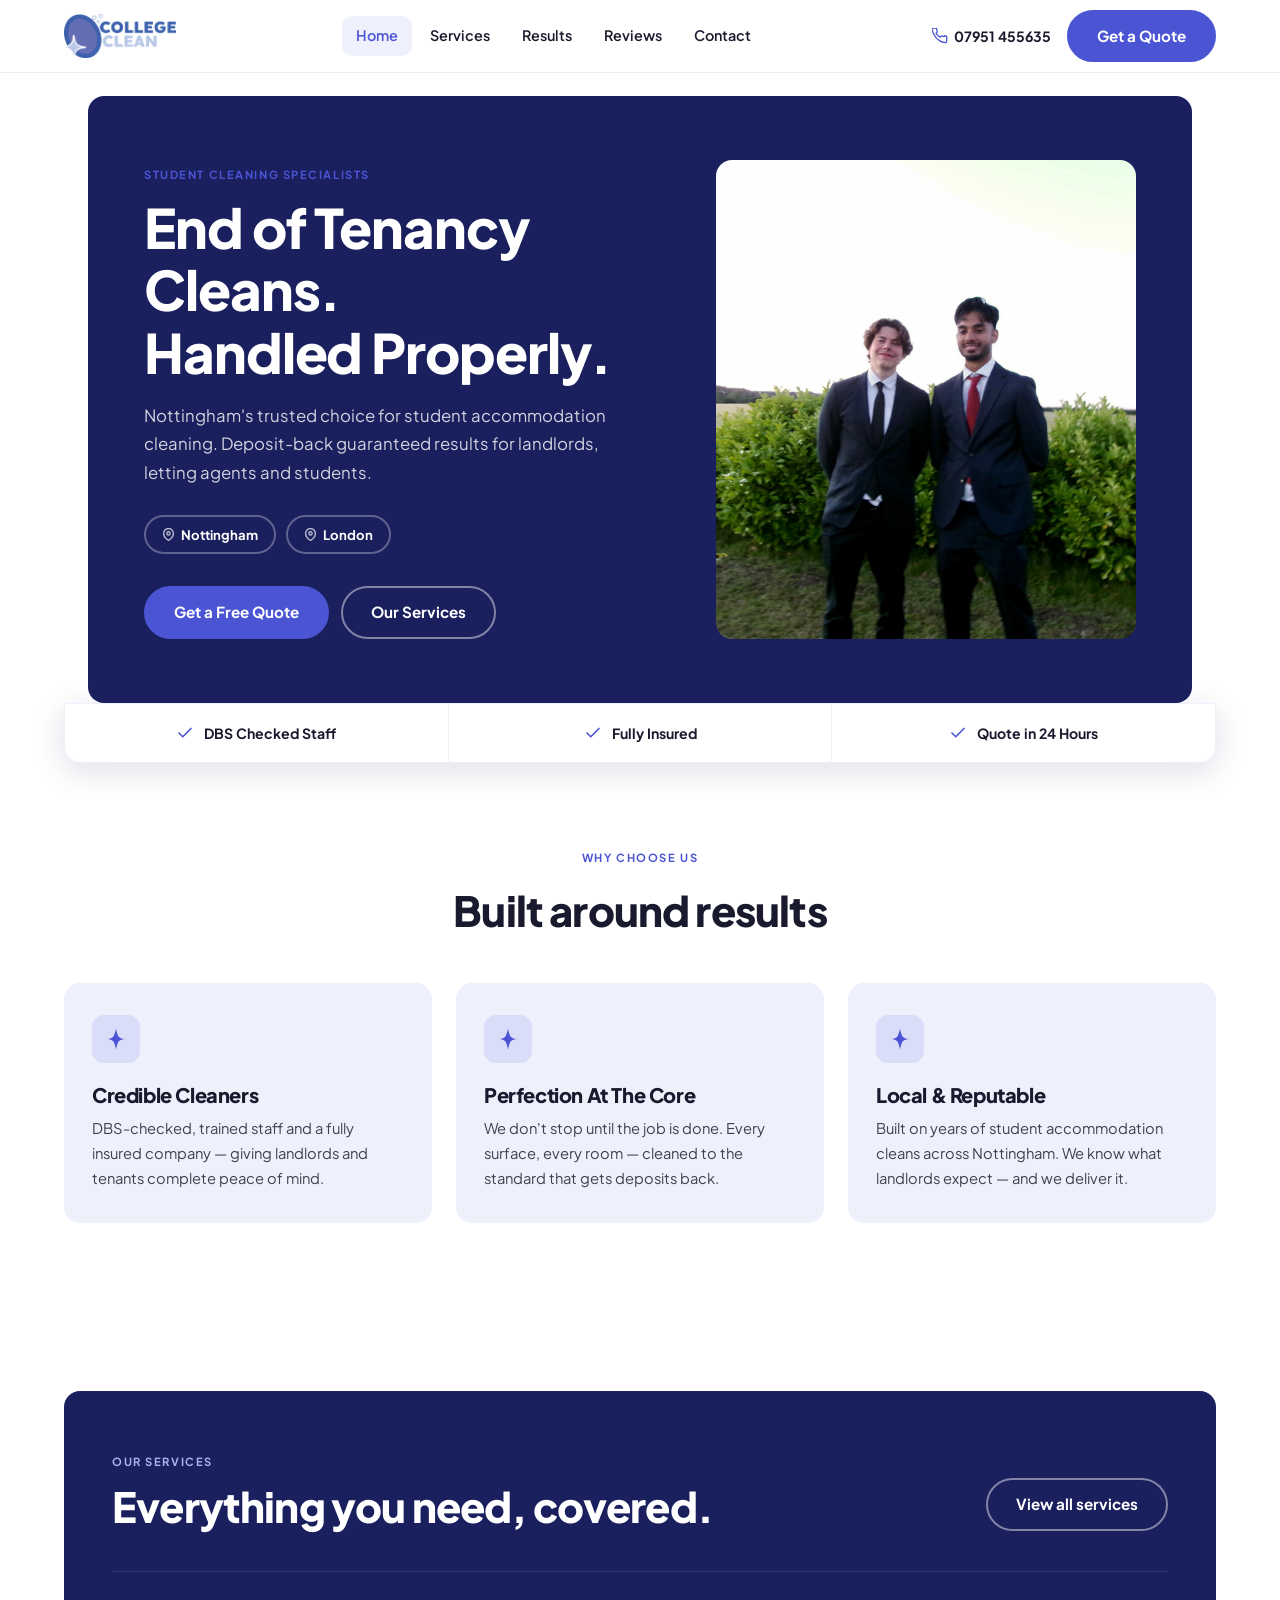
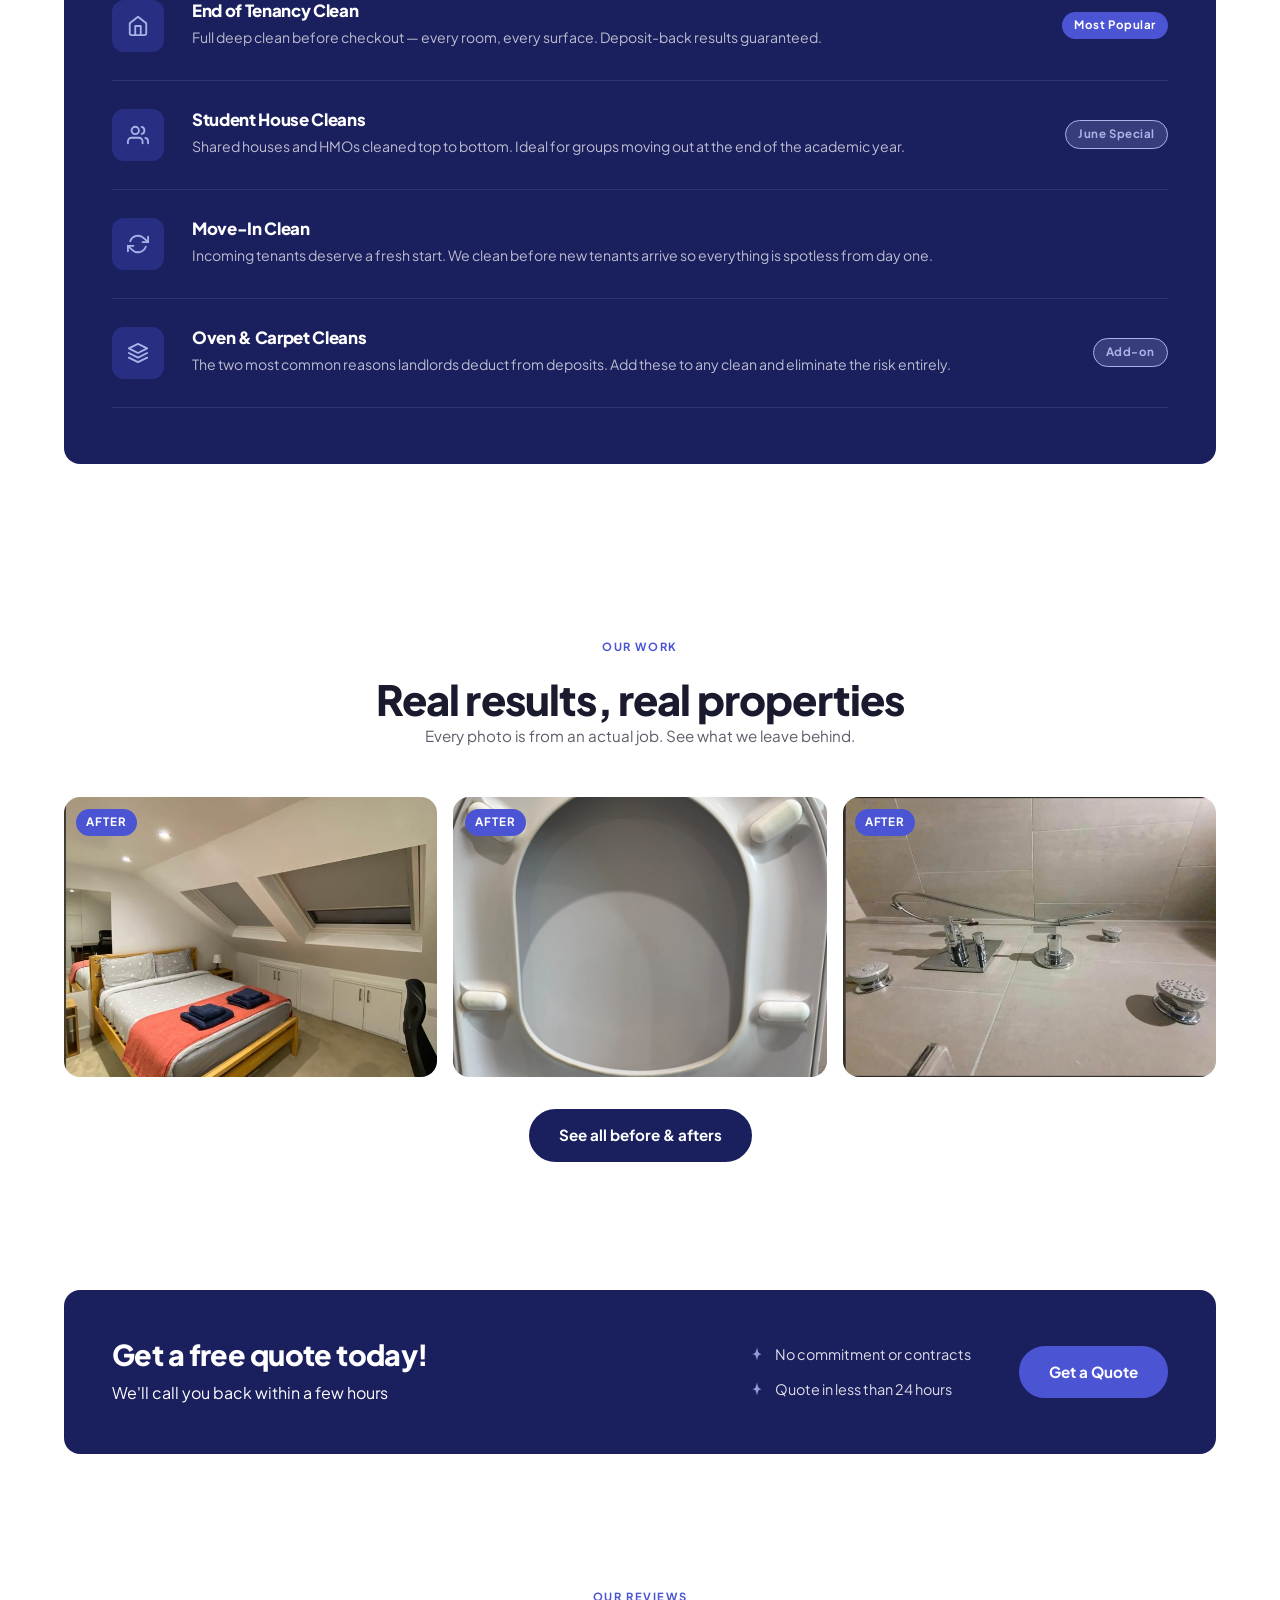
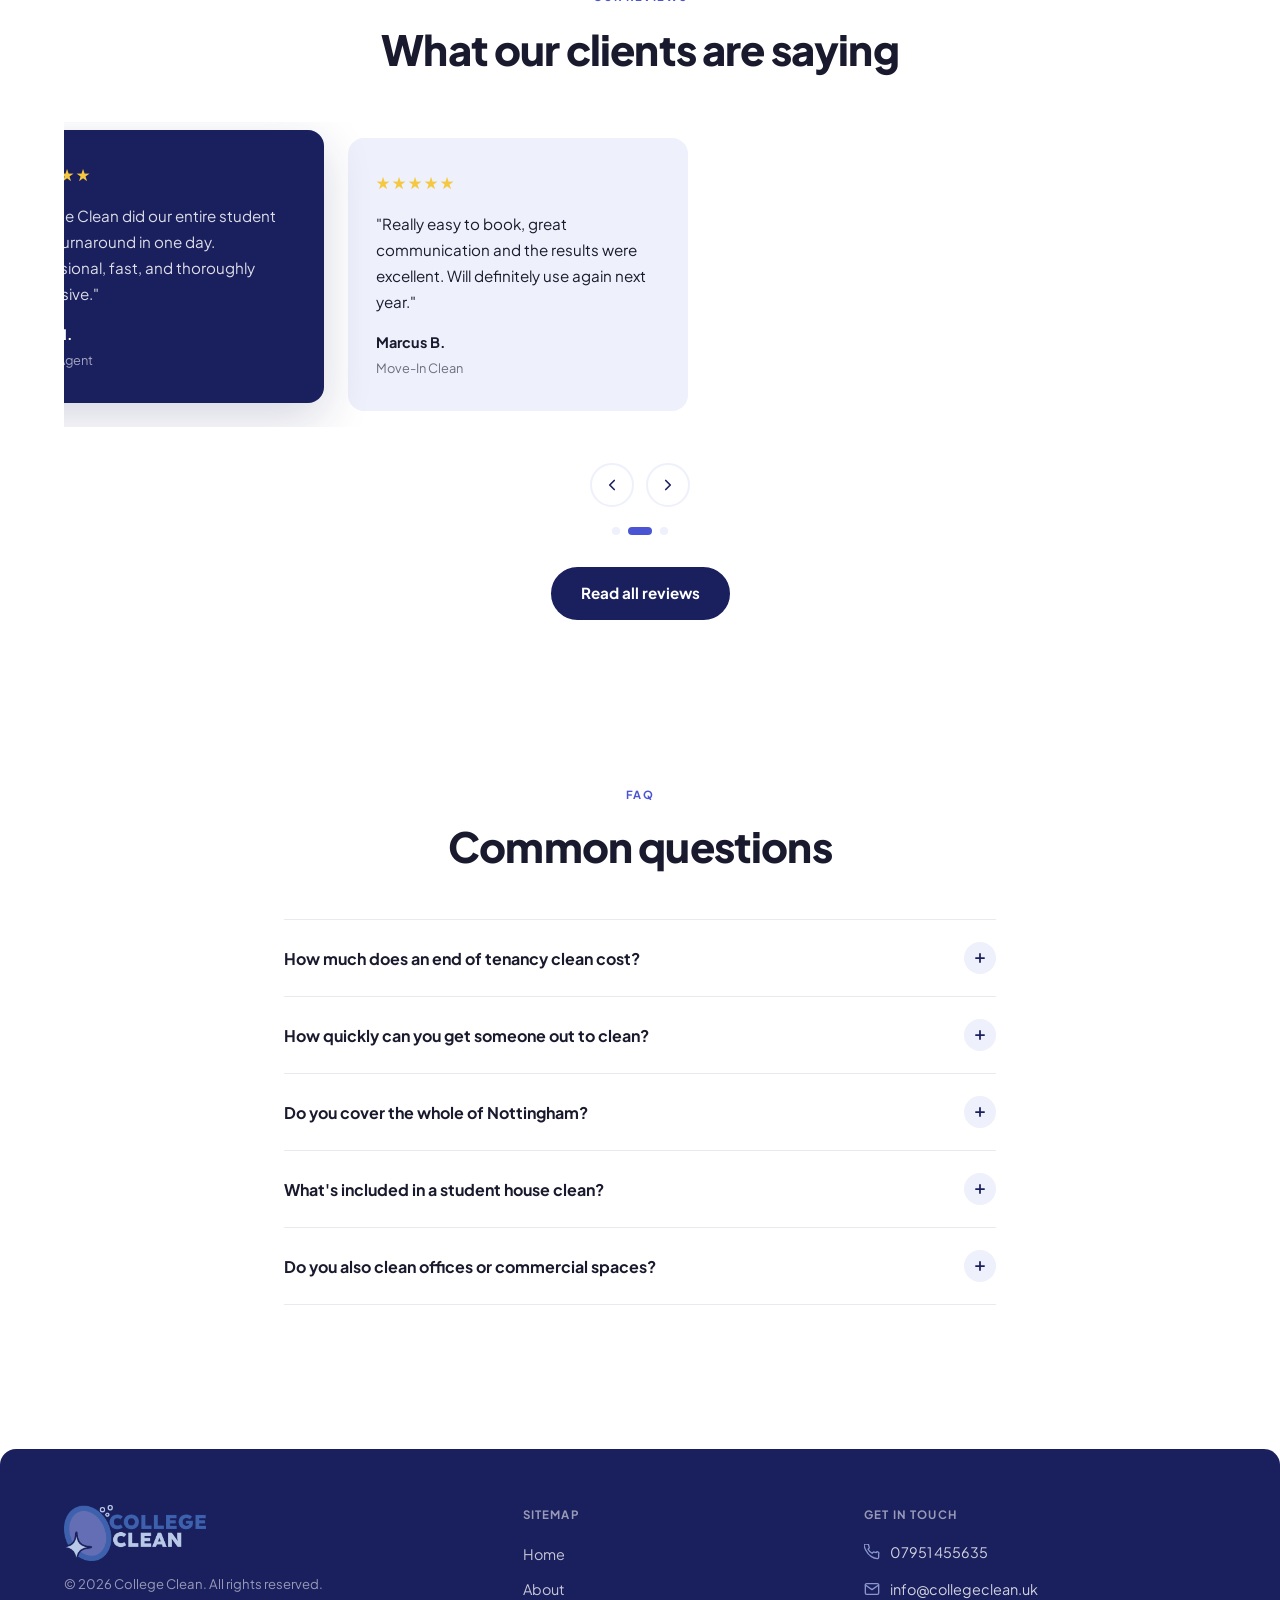
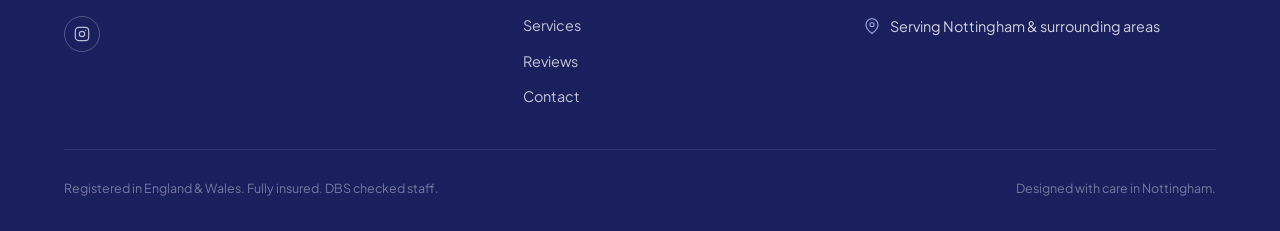
<file: college-clean/index.html>
<!DOCTYPE html>
<html lang="en">
<head>
  <meta charset="UTF-8" />
  <meta name="viewport" content="width=device-width, initial-scale=1.0" />
  <title>College Clean — Student Accommodation Cleaning, Nottingham</title>
  <meta name="description" content="Nottingham's trusted student accommodation cleaning specialists. End of tenancy cleans, move-in cleans, student house cleans. Deposit-back results guaranteed." />
  <link rel="icon" type="image/png" href="assets/CollegeCleanLogo@4x.png" />
  <link rel="stylesheet" href="styles.css" />
  <link rel="preconnect" href="https://fonts.googleapis.com" />
  <link rel="preconnect" href="https://fonts.gstatic.com" crossorigin />
  <link href="https://fonts.googleapis.com/css2?family=Plus+Jakarta+Sans:wght@400;500;600;700;800&display=swap" rel="stylesheet" />
</head>
<body>

<!-- ===================== NAV ===================== -->
<header class="nav" role="banner">
  <div class="container">
    <div class="nav__inner">

      <!-- Logo: drop assets/FC_Full_NoSubtext@4x.png in the assets/ folder and it will appear here -->
      <a href="index.html" class="nav__logo" aria-label="College Clean home">
        <img src="assets/FC_Full_NoSubtext@4x.png" alt="College Clean logo"
             onerror="this.style.display='none';this.nextElementSibling.style.display='flex';"
        />
        <!-- Fallback placeholder shown until logo.png is added -->
        <div class="nav__logo-placeholder" style="display:none;">
          <div class="logo-icon">
            <svg width="18" height="18" viewBox="0 0 24 24" fill="none" stroke="#fff" stroke-width="2.5"><path d="M12 2L15.09 8.26L22 9.27L17 14.14L18.18 21.02L12 17.77L5.82 21.02L7 14.14L2 9.27L8.91 8.26L12 2Z"/></svg>
          </div>
          College Clean
        </div>
      </a>

      <nav class="nav__links" aria-label="Main navigation">
        <a href="index.html">Home</a>
        <a href="services.html">Services</a>
        <a href="results.html">Results</a>
        <a href="reviews.html">Reviews</a>
        <a href="contact.html">Contact</a>
      </nav>

      <div class="nav__right">
        <a href="tel:07951455635" class="nav__phone">
          <svg width="16" height="16" viewBox="0 0 24 24" fill="none" stroke="currentColor" stroke-width="2" stroke-linecap="round" stroke-linejoin="round" aria-hidden="true"><path d="M22 16.92v3a2 2 0 01-2.18 2 19.79 19.79 0 01-8.63-3.07A19.5 19.5 0 013.07 9.81 19.79 19.79 0 01.02 1.22 2 2 0 012 0h3a2 2 0 012 1.72c.127.96.361 1.903.7 2.81a2 2 0 01-.45 2.11L6.09 7.91a16 16 0 006 6l1.27-1.27a2 2 0 012.11-.45c.907.339 1.85.573 2.81.7A2 2 0 0122 14.92z"/></svg>
          07951 455635
        </a>
        <a href="contact.html" class="btn btn--primary">Get a Quote</a>
        <button class="nav__hamburger" aria-label="Open menu" aria-expanded="false">
          <span></span><span></span><span></span>
        </button>
      </div>
    </div>
  </div>
  <!-- Mobile drawer -->
  <nav class="nav__mobile" aria-label="Mobile navigation">
    <a href="index.html">Home</a>
    <a href="services.html">Services</a>
    <a href="results.html">Results</a>
    <a href="reviews.html">Reviews</a>
    <a href="contact.html">Contact</a>
    <a href="tel:07951455635" class="nav__phone" style="padding:10px 14px;">
      <svg width="15" height="15" viewBox="0 0 24 24" fill="none" stroke="currentColor" stroke-width="2" stroke-linecap="round" stroke-linejoin="round"><path d="M22 16.92v3a2 2 0 01-2.18 2 19.79 19.79 0 01-8.63-3.07A19.5 19.5 0 013.07 9.81 19.79 19.79 0 01.02 1.22 2 2 0 012 0h3a2 2 0 012 1.72c.127.96.361 1.903.7 2.81a2 2 0 01-.45 2.11L6.09 7.91a16 16 0 006 6l1.27-1.27a2 2 0 012.11-.45c.907.339 1.85.573 2.81.7A2 2 0 0122 14.92z"/></svg>
      07951 455635
    </a>
    <a href="contact.html" class="btn btn--primary" style="text-align:center;">Get a Quote</a>
  </nav>
</header>

<main>

  <!-- ===================== HERO ===================== -->
  <div class="container" style="padding-top:0;">
    <section class="hero hero--home" aria-label="Hero">
      <div class="hero__content">
        <span class="label">Student Cleaning Specialists</span>
        <h1>End of Tenancy Cleans.<br>Handled Properly.</h1>
        <p style="margin-top:18px; opacity:0.8; max-width:480px; font-size:1.05rem;">
          Nottingham's trusted choice for student accommodation cleaning. Deposit-back guaranteed results for landlords, letting agents and students.
        </p>
        <div class="hero__location-badges">
          <span class="location-badge">
            <svg width="13" height="13" viewBox="0 0 24 24" fill="none" stroke="currentColor" stroke-width="2.5" aria-hidden="true"><path d="M21 10c0 7-9 13-9 13S3 17 3 10a9 9 0 0118 0z"/><circle cx="12" cy="10" r="3"/></svg>
            Nottingham
          </span>
          <span class="location-badge">
            <svg width="13" height="13" viewBox="0 0 24 24" fill="none" stroke="currentColor" stroke-width="2.5" aria-hidden="true"><path d="M21 10c0 7-9 13-9 13S3 17 3 10a9 9 0 0118 0z"/><circle cx="12" cy="10" r="3"/></svg>
            London
          </span>
        </div>
        <div style="margin-top:32px; display:flex; gap:12px; flex-wrap:wrap;">
          <a href="contact.html" class="btn btn--primary">Get a Free Quote</a>
          <a href="services.html" class="btn btn--outline">Our Services</a>
        </div>
      </div>

      <div class="hero__img-wrap">
        <img src="assets/Hero_Image3.jpeg" alt="College Clean founder outside a student property in Nottingham" class="hero__img">
      </div>
    </section>
  </div>

  <!-- ===================== TRUST BAR ===================== -->
  <div class="trust-bar">
    <div class="trust-bar__inner">
      <div class="trust-item">
        <svg width="18" height="18" viewBox="0 0 24 24" fill="none" stroke="currentColor" stroke-width="2.2" stroke-linecap="round" stroke-linejoin="round" aria-hidden="true"><polyline points="20 6 9 17 4 12"/></svg>
        DBS Checked Staff
      </div>
      <div class="trust-item">
        <svg width="18" height="18" viewBox="0 0 24 24" fill="none" stroke="currentColor" stroke-width="2.2" stroke-linecap="round" stroke-linejoin="round" aria-hidden="true"><polyline points="20 6 9 17 4 12"/></svg>
        Fully Insured
      </div>
      <div class="trust-item">
        <svg width="18" height="18" viewBox="0 0 24 24" fill="none" stroke="currentColor" stroke-width="2.2" stroke-linecap="round" stroke-linejoin="round" aria-hidden="true"><polyline points="20 6 9 17 4 12"/></svg>
        Quote in 24 Hours
      </div>
    </div>
  </div>

  <!-- ===================== FEATURE CARDS ===================== -->
  <section class="section" aria-labelledby="features-heading">
    <div class="container">
      <div class="section-head text-center">
        <span class="label">Why Choose Us</span>
        <h2 id="features-heading">Built around results</h2>
      </div>
      <div class="cards-grid">

        <div class="card">
          <div class="card__icon" aria-hidden="true">
            <!-- 4-pointed sparkle SVG -->
            <svg width="26" height="26" viewBox="0 0 24 24" fill="currentColor" aria-hidden="true">
              <path d="M12 2C12 2 12.8 7.2 14.4 9.6C16 12 21 12 21 12C21 12 16 12 14.4 14.4C12.8 16.8 12 22 12 22C12 22 11.2 16.8 9.6 14.4C8 12 3 12 3 12C3 12 8 12 9.6 9.6C11.2 7.2 12 2 12 2Z"/>
            </svg>
          </div>
          <h3>Credible Cleaners</h3>
          <p>DBS-checked, trained staff and a fully insured company — giving landlords and tenants complete peace of mind.</p>
        </div>

        <div class="card">
          <div class="card__icon" aria-hidden="true">
            <svg width="26" height="26" viewBox="0 0 24 24" fill="currentColor" aria-hidden="true">
              <path d="M12 2C12 2 12.8 7.2 14.4 9.6C16 12 21 12 21 12C21 12 16 12 14.4 14.4C12.8 16.8 12 22 12 22C12 22 11.2 16.8 9.6 14.4C8 12 3 12 3 12C3 12 8 12 9.6 9.6C11.2 7.2 12 2 12 2Z"/>
            </svg>
          </div>
          <h3>Perfection At The Core</h3>
          <p>We don't stop until the job is done. Every surface, every room — cleaned to the standard that gets deposits back.</p>
        </div>

        <div class="card">
          <div class="card__icon" aria-hidden="true">
            <svg width="26" height="26" viewBox="0 0 24 24" fill="currentColor" aria-hidden="true">
              <path d="M12 2C12 2 12.8 7.2 14.4 9.6C16 12 21 12 21 12C21 12 16 12 14.4 14.4C12.8 16.8 12 22 12 22C12 22 11.2 16.8 9.6 14.4C8 12 3 12 3 12C3 12 8 12 9.6 9.6C11.2 7.2 12 2 12 2Z"/>
            </svg>
          </div>
          <h3>Local &amp; Reputable</h3>
          <p>Built on years of student accommodation cleans across Nottingham. We know what landlords expect — and we deliver it.</p>
        </div>

      </div>
    </div>
  </section>

  <!-- ===================== SERVICES LIST ===================== -->
  <section class="section--sm" aria-labelledby="services-heading">
    <div class="container">
      <div class="services-list-section">
        <div class="services-list-header">
          <div>
            <span class="label label--white">Our Services</span>
            <h2 id="services-heading">Everything you need, covered.</h2>
          </div>
          <a href="services.html" class="btn btn--outline">View all services</a>
        </div>

        <!-- Service 1 -->
        <div class="service-row">
          <div class="service-row__icon" aria-hidden="true">
            <svg width="22" height="22" viewBox="0 0 24 24" fill="none" stroke="currentColor" stroke-width="2" stroke-linecap="round" stroke-linejoin="round"><path d="M3 9l9-7 9 7v11a2 2 0 01-2 2H5a2 2 0 01-2-2z"/><polyline points="9 22 9 12 15 12 15 22"/></svg>
          </div>
          <div class="service-row__body">
            <h4>End of Tenancy Clean</h4>
            <p>Full deep clean before checkout — every room, every surface. Deposit-back results guaranteed.</p>
          </div>
          <span class="badge badge--blue">Most Popular</span>
        </div>

        <!-- Service 2 -->
        <div class="service-row">
          <div class="service-row__icon" aria-hidden="true">
            <svg width="22" height="22" viewBox="0 0 24 24" fill="none" stroke="currentColor" stroke-width="2" stroke-linecap="round" stroke-linejoin="round"><path d="M17 21v-2a4 4 0 00-4-4H5a4 4 0 00-4 4v2"/><circle cx="9" cy="7" r="4"/><path d="M23 21v-2a4 4 0 00-3-3.87"/><path d="M16 3.13a4 4 0 010 7.75"/></svg>
          </div>
          <div class="service-row__body">
            <h4>Student House Cleans</h4>
            <p>Shared houses and HMOs cleaned top to bottom. Ideal for groups moving out at the end of the academic year.</p>
          </div>
          <span class="badge badge--accent">June Special</span>
        </div>

        <!-- Service 3 -->
        <div class="service-row">
          <div class="service-row__icon" aria-hidden="true">
            <svg width="22" height="22" viewBox="0 0 24 24" fill="none" stroke="currentColor" stroke-width="2" stroke-linecap="round" stroke-linejoin="round"><polyline points="23 4 23 10 17 10"/><polyline points="1 20 1 14 7 14"/><path d="M3.51 9a9 9 0 0114.85-3.36L23 10M1 14l4.64 4.36A9 9 0 0020.49 15"/></svg>
          </div>
          <div class="service-row__body">
            <h4>Move-In Clean</h4>
            <p>Incoming tenants deserve a fresh start. We clean before new tenants arrive so everything is spotless from day one.</p>
          </div>
        </div>

        <!-- Service 4 -->
        <div class="service-row">
          <div class="service-row__icon" aria-hidden="true">
            <svg width="22" height="22" viewBox="0 0 24 24" fill="none" stroke="currentColor" stroke-width="2" stroke-linecap="round" stroke-linejoin="round"><polygon points="12 2 2 7 12 12 22 7 12 2"/><polyline points="2 17 12 22 22 17"/><polyline points="2 12 12 17 22 12"/></svg>
          </div>
          <div class="service-row__body">
            <h4>Oven &amp; Carpet Cleans</h4>
            <p>The two most common reasons landlords deduct from deposits. Add these to any clean and eliminate the risk entirely.</p>
          </div>
          <span class="badge badge--accent">Add-on</span>
        </div>

      </div>
    </div>
  </section>

  <!-- ===================== RESULTS PREVIEW ===================== -->
  <section class="section results-preview-section" aria-labelledby="results-preview-heading">
    <div class="container">
      <div class="section-head text-center">
        <span class="label">Our Work</span>
        <h2 id="results-preview-heading">Real results, real properties</h2>
        <p style="max-width:520px;margin:0 auto;opacity:0.7;font-size:0.95rem;">Every photo is from an actual job. See what we leave behind.</p>
      </div>
      <div class="results-preview-grid">
        <div class="results-preview-card results-preview-card--wide">
          <img src="assets/Bedroom1.jpeg" alt="Cleaned student bedroom">
          <span class="results-tag">After</span>
        </div>
        <div class="results-preview-card">
          <img src="assets/After_1.png" alt="Spotless toilet after cleaning">
          <span class="results-tag">After</span>
        </div>
        <div class="results-preview-card">
          <img src="assets/Bathroom1_P3.jpeg" alt="Clean bathroom chrome fittings">
          <span class="results-tag">After</span>
        </div>
      </div>
      <div class="text-center mt-8">
        <a href="results.html" class="btn btn--navy">See all before &amp; afters</a>
      </div>
    </div>
  </section>

  <!-- ===================== CTA BANNER ===================== -->
  <section class="section--sm" aria-label="Get a quote">
    <div class="container">
      <div class="cta-banner">
        <div>
          <h2>Get a free quote today!</h2>
          <p>We'll call you back within a few hours</p>
        </div>
        <div class="cta-bullets" aria-label="Included benefits">
          <div class="cta-bullet">
            <svg width="16" height="16" viewBox="0 0 24 24" fill="currentColor" style="color:#A8B4E8;flex-shrink:0;" aria-hidden="true"><path d="M12 2C12 2 12.8 7.2 14.4 9.6C16 12 21 12 21 12C21 12 16 12 14.4 14.4C12.8 16.8 12 22 12 22C12 22 11.2 16.8 9.6 14.4C8 12 3 12 3 12C3 12 8 12 9.6 9.6C11.2 7.2 12 2 12 2Z"/></svg>
            No commitment or contracts
          </div>
          <div class="cta-bullet">
            <svg width="16" height="16" viewBox="0 0 24 24" fill="currentColor" style="color:#A8B4E8;flex-shrink:0;" aria-hidden="true"><path d="M12 2C12 2 12.8 7.2 14.4 9.6C16 12 21 12 21 12C21 12 16 12 14.4 14.4C12.8 16.8 12 22 12 22C12 22 11.2 16.8 9.6 14.4C8 12 3 12 3 12C3 12 8 12 9.6 9.6C11.2 7.2 12 2 12 2Z"/></svg>
            Quote in less than 24 hours
          </div>
        </div>
        <a href="contact.html" class="btn btn--primary">Get a Quote</a>
      </div>
    </div>
  </section>

  <!-- ===================== REVIEWS CAROUSEL ===================== -->
  <section class="section reviews-section" aria-labelledby="reviews-heading">
    <div class="container">
      <div class="section-head text-center">
        <span class="label">Our Reviews</span>
        <h2 id="reviews-heading">What our clients are saying</h2>
      </div>

      <div class="reviews-wrapper" role="region" aria-label="Client reviews carousel">
        <div class="reviews-carousel">

          <article class="review-card">
            <div class="review-stars" aria-label="5 stars">★★★★★</div>
            <p class="review-text">"Absolutely brilliant service. The house was spotless and we got our full deposit back. Would recommend to any student."</p>
            <div class="review-author">
              <strong>Jamie T.</strong>
              <span>End of Tenancy Clean</span>
            </div>
          </article>

          <article class="review-card review-card--active">
            <div class="review-stars" aria-label="5 stars">★★★★★</div>
            <p class="review-text">"College Clean did our entire student block turnaround in one day. Professional, fast, and thoroughly impressive."</p>
            <div class="review-author">
              <strong>Sarah M.</strong>
              <span>Letting Agent</span>
            </div>
          </article>

          <article class="review-card">
            <div class="review-stars" aria-label="5 stars">★★★★★</div>
            <p class="review-text">"Really easy to book, great communication and the results were excellent. Will definitely use again next year."</p>
            <div class="review-author">
              <strong>Marcus B.</strong>
              <span>Move-In Clean</span>
            </div>
          </article>

        </div>
      </div>

      <div class="carousel-controls" aria-label="Carousel navigation">
        <button class="carousel-btn carousel-btn--prev" aria-label="Previous review">
          <svg width="18" height="18" viewBox="0 0 24 24" fill="none" stroke="currentColor" stroke-width="2.2" stroke-linecap="round" stroke-linejoin="round" aria-hidden="true"><polyline points="15 18 9 12 15 6"/></svg>
        </button>
        <button class="carousel-btn carousel-btn--next" aria-label="Next review">
          <svg width="18" height="18" viewBox="0 0 24 24" fill="none" stroke="currentColor" stroke-width="2.2" stroke-linecap="round" stroke-linejoin="round" aria-hidden="true"><polyline points="9 18 15 12 9 6"/></svg>
        </button>
      </div>
      <div class="carousel-dots" role="tablist" aria-label="Review slides"></div>

      <div class="text-center mt-8">
        <a href="reviews.html" class="btn btn--navy">Read all reviews</a>
      </div>
    </div>
  </section>

  <!-- ===================== FAQ ===================== -->
  <section class="section faq-section" aria-labelledby="faq-heading">
    <div class="container" style="max-width:760px;">
      <div class="section-head text-center">
        <span class="label">FAQ</span>
        <h2 id="faq-heading">Common questions</h2>
      </div>

      <div class="faq-list" role="list">

        <div class="faq-item" role="listitem">
          <button class="faq-question" aria-expanded="false">
            How much does an end of tenancy clean cost?
            <span class="faq-toggle" aria-hidden="true">
              <svg width="14" height="14" viewBox="0 0 24 24" fill="none" stroke="currentColor" stroke-width="3" stroke-linecap="round"><line x1="12" y1="5" x2="12" y2="19"/><line x1="5" y1="12" x2="19" y2="12"/></svg>
            </span>
          </button>
          <div class="faq-answer">
            <p>Pricing depends on the size of the property, how many rooms and bathrooms, and any add-ons like oven or carpet cleaning. We provide a tailored quote — usually within 24 hours — so you know exactly what you're paying before we arrive.</p>
          </div>
        </div>

        <div class="faq-item" role="listitem">
          <button class="faq-question" aria-expanded="false">
            How quickly can you get someone out to clean?
            <span class="faq-toggle" aria-hidden="true">
              <svg width="14" height="14" viewBox="0 0 24 24" fill="none" stroke="currentColor" stroke-width="3" stroke-linecap="round"><line x1="12" y1="5" x2="12" y2="19"/><line x1="5" y1="12" x2="19" y2="12"/></svg>
            </span>
          </button>
          <div class="faq-answer">
            <p>We can often accommodate same-day or next-day bookings depending on availability. For end of tenancy and larger jobs, we recommend giving at least a couple of days notice — especially during the busy June/July student move-out period.</p>
          </div>
        </div>

        <div class="faq-item" role="listitem">
          <button class="faq-question" aria-expanded="false">
            Do you cover the whole of Nottingham?
            <span class="faq-toggle" aria-hidden="true">
              <svg width="14" height="14" viewBox="0 0 24 24" fill="none" stroke="currentColor" stroke-width="3" stroke-linecap="round"><line x1="12" y1="5" x2="12" y2="19"/><line x1="5" y1="12" x2="19" y2="12"/></svg>
            </span>
          </button>
          <div class="faq-answer">
            <p>Yes — we cover all of Nottingham, including Lenton, Beeston, Radford, Dunkirk, and the city centre. We also operate in the surrounding areas and have expanded to cover London. If you're unsure whether we cover your postcode, just get in touch.</p>
          </div>
        </div>

        <div class="faq-item" role="listitem">
          <button class="faq-question" aria-expanded="false">
            What's included in a student house clean?
            <span class="faq-toggle" aria-hidden="true">
              <svg width="14" height="14" viewBox="0 0 24 24" fill="none" stroke="currentColor" stroke-width="3" stroke-linecap="round"><line x1="12" y1="5" x2="12" y2="19"/><line x1="5" y1="12" x2="19" y2="12"/></svg>
            </span>
          </button>
          <div class="faq-answer">
            <p>Our standard student house clean includes all bedrooms, bathrooms, the kitchen (inside cupboards, surfaces, appliances), living areas, hallways and stairs. Add-ons like oven deep-clean or carpet cleaning can be included for an additional fee. We'll confirm everything in your quote.</p>
          </div>
        </div>

        <div class="faq-item" role="listitem">
          <button class="faq-question" aria-expanded="false">
            Do you also clean offices or commercial spaces?
            <span class="faq-toggle" aria-hidden="true">
              <svg width="14" height="14" viewBox="0 0 24 24" fill="none" stroke="currentColor" stroke-width="3" stroke-linecap="round"><line x1="12" y1="5" x2="12" y2="19"/><line x1="5" y1="12" x2="19" y2="12"/></svg>
            </span>
          </button>
          <div class="faq-answer">
            <p>Yes — alongside our core student accommodation work, College Clean has experience with office and commercial cleaning. If you're a business or commercial landlord looking for a reliable cleaning partner, get in touch to discuss your requirements.</p>
          </div>
        </div>

      </div>
    </div>
  </section>

</main>

<!-- ===================== FOOTER ===================== -->
<footer class="footer" role="contentinfo">
  <div class="container">
    <div class="footer__grid">

      <!-- Brand -->
      <div>
        <!-- Drop logo.png in assets/ folder — it will replace the text fallback automatically -->
        <a href="index.html" aria-label="College Clean home">
          <img src="assets/FC_Full_NoSubtext@4x.png" alt="College Clean" style="height:56px;margin-bottom:12px;"
               onerror="this.style.display='none';this.nextElementSibling.style.display='flex';" />
          <div class="footer__logo-placeholder" style="display:none;">
            <div class="logo-icon">
              <svg width="16" height="16" viewBox="0 0 24 24" fill="none" stroke="#fff" stroke-width="2.5"><path d="M12 2L15.09 8.26L22 9.27L17 14.14L18.18 21.02L12 17.77L5.82 21.02L7 14.14L2 9.27L8.91 8.26L12 2Z"/></svg>
            </div>
            College Clean
          </div>
        </a>
        <p class="footer__copy">© 2026 College Clean. All rights reserved.</p>
        <div class="footer__social" aria-label="Social media">
          <a href="https://www.instagram.com/college.cleaners/" class="social-icon" aria-label="Instagram" target="_blank" rel="noopener noreferrer">
            <svg width="16" height="16" viewBox="0 0 24 24" fill="none" stroke="currentColor" stroke-width="1.8"><rect x="2" y="2" width="20" height="20" rx="5" ry="5"/><circle cx="12" cy="12" r="4"/><circle cx="17.5" cy="6.5" r="1" fill="currentColor" stroke="none"/></svg>
          </a>
        </div>
      </div>

      <!-- Sitemap -->
      <nav aria-label="Footer navigation">
        <p class="footer__nav-heading">Sitemap</p>
        <ul class="footer__nav-list">
          <li><a href="index.html">Home</a></li>
          <li><a href="about.html">About</a></li>
          <li><a href="services.html">Services</a></li>
          <li><a href="reviews.html">Reviews</a></li>
          <li><a href="contact.html">Contact</a></li>
        </ul>
      </nav>

      <!-- Contact -->
      <div>
        <p class="footer__nav-heading">Get in touch</p>
        <ul class="footer__contact-list">
          <li class="footer__contact-item">
            <svg width="16" height="16" viewBox="0 0 24 24" fill="none" stroke="currentColor" stroke-width="2" stroke-linecap="round" stroke-linejoin="round" aria-hidden="true"><path d="M22 16.92v3a2 2 0 01-2.18 2 19.79 19.79 0 01-8.63-3.07A19.5 19.5 0 013.07 9.81 19.79 19.79 0 01.02 1.22 2 2 0 012 0h3a2 2 0 012 1.72c.127.96.361 1.903.7 2.81a2 2 0 01-.45 2.11L6.09 7.91a16 16 0 006 6l1.27-1.27a2 2 0 012.11-.45c.907.339 1.85.573 2.81.7A2 2 0 0122 14.92z"/></svg>
            <a href="tel:07951455635">07951 455635</a>
          </li>
          <li class="footer__contact-item">
            <svg width="16" height="16" viewBox="0 0 24 24" fill="none" stroke="currentColor" stroke-width="2" stroke-linecap="round" stroke-linejoin="round" aria-hidden="true"><path d="M4 4h16c1.1 0 2 .9 2 2v12c0 1.1-.9 2-2 2H4c-1.1 0-2-.9-2-2V6c0-1.1.9-2 2-2z"/><polyline points="22,6 12,13 2,6"/></svg>
            <a href="mailto:info@collegeclean.uk">info@collegeclean.uk</a>
          </li>
          <li class="footer__contact-item">
            <svg width="16" height="16" viewBox="0 0 24 24" fill="none" stroke="currentColor" stroke-width="2" stroke-linecap="round" stroke-linejoin="round" aria-hidden="true"><path d="M21 10c0 7-9 13-9 13S3 17 3 10a9 9 0 0118 0z"/><circle cx="12" cy="10" r="3"/></svg>
            <span>Serving Nottingham &amp; surrounding areas</span>
          </li>
        </ul>
      </div>

    </div>

    <div class="footer__bottom">
      <p>Registered in England &amp; Wales. Fully insured. DBS checked staff.</p>
      <p>Designed with care in Nottingham.</p>
    </div>
  </div>
</footer>

<script src="main.js"></script>
</body>
</html>
</file>
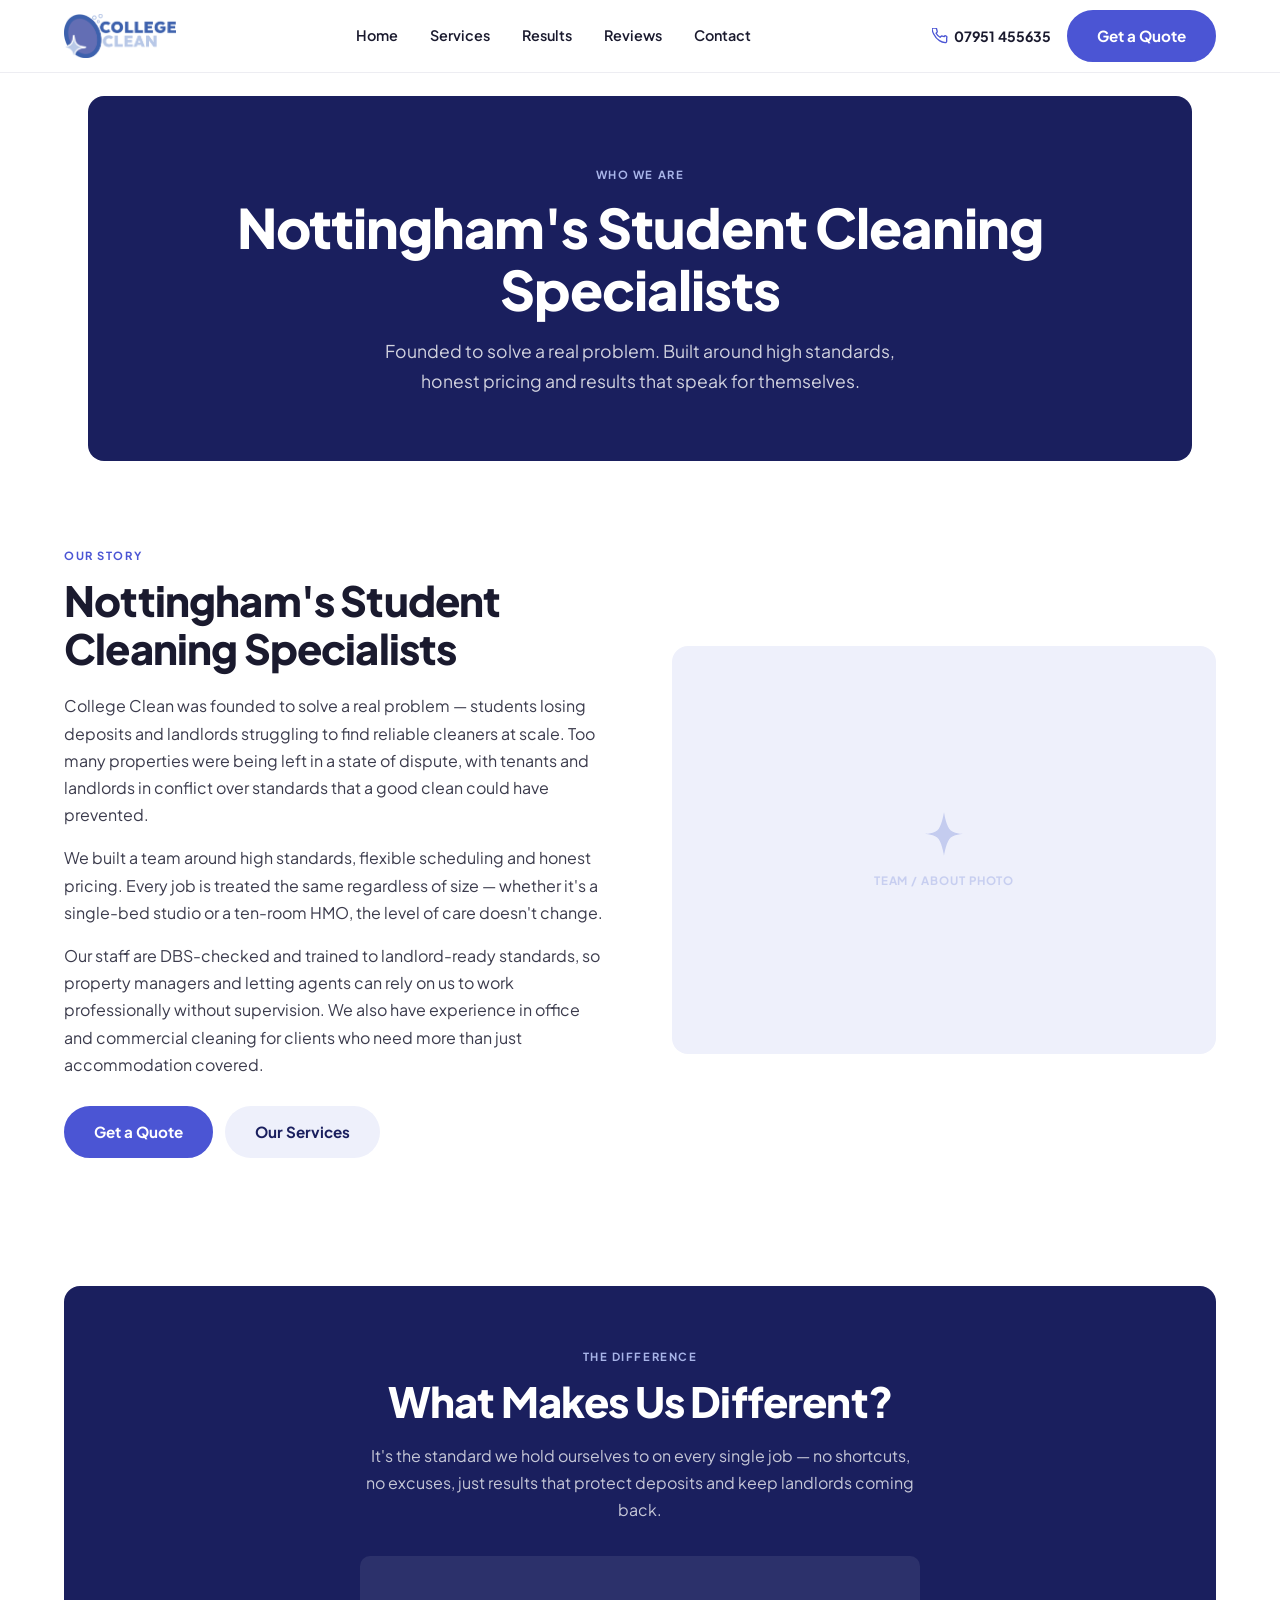
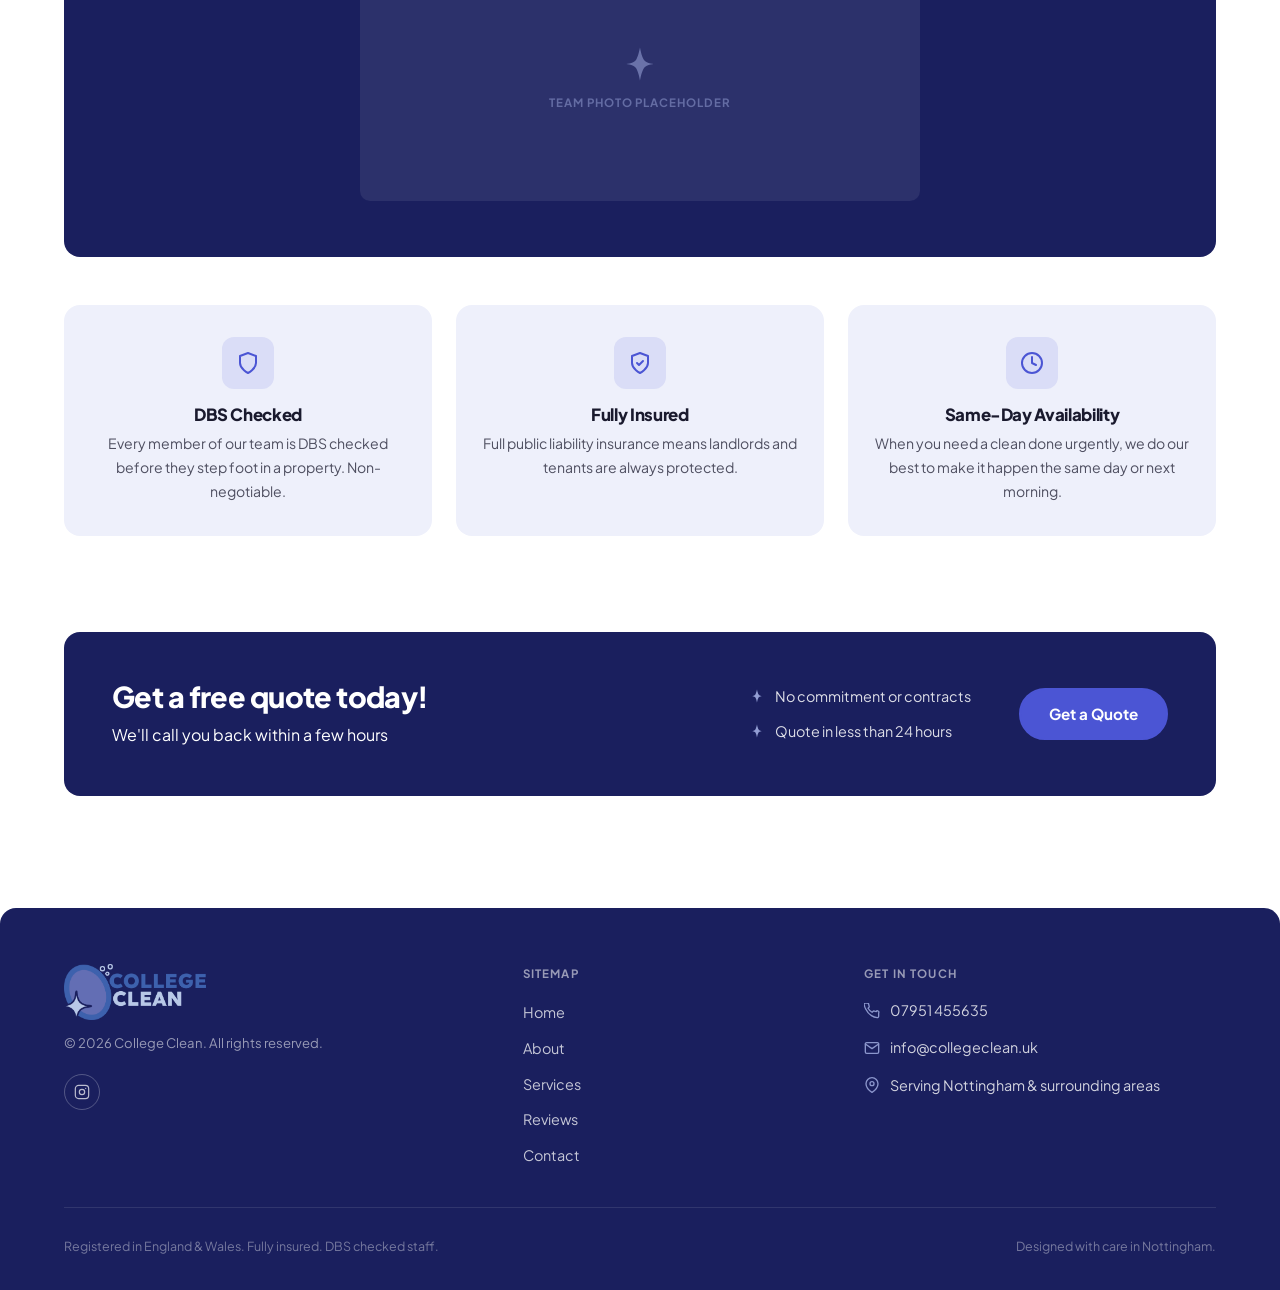
<file: college-clean/about.html>
<!DOCTYPE html>
<html lang="en">
<head>
  <meta charset="UTF-8" />
  <meta name="viewport" content="width=device-width, initial-scale=1.0" />
  <title>About — College Clean Nottingham</title>
  <meta name="description" content="College Clean was founded to solve a real problem — students losing deposits and landlords struggling to find reliable cleaners. DBS-checked staff, fully insured." />
  <link rel="icon" type="image/png" href="assets/CollegeCleanLogo@4x.png" />
  <link rel="stylesheet" href="styles.css" />
  <link rel="preconnect" href="https://fonts.googleapis.com" />
  <link rel="preconnect" href="https://fonts.gstatic.com" crossorigin />
  <link href="https://fonts.googleapis.com/css2?family=Plus+Jakarta+Sans:wght@400;500;600;700;800&display=swap" rel="stylesheet" />
</head>
<body>

<!-- ===================== NAV ===================== -->
<header class="nav" role="banner">
  <div class="container">
    <div class="nav__inner">
      <a href="index.html" class="nav__logo" aria-label="College Clean home">
        <img src="assets/FC_Full_NoSubtext@4x.png" alt="College Clean logo"
             onerror="this.style.display='none';this.nextElementSibling.style.display='flex';" />
        <div class="nav__logo-placeholder" style="display:none;">
          <div class="logo-icon"><svg width="18" height="18" viewBox="0 0 24 24" fill="none" stroke="#fff" stroke-width="2.5"><path d="M12 2L15.09 8.26L22 9.27L17 14.14L18.18 21.02L12 17.77L5.82 21.02L7 14.14L2 9.27L8.91 8.26L12 2Z"/></svg></div>
          College Clean
        </div>
      </a>
      <nav class="nav__links" aria-label="Main navigation">
        <a href="index.html">Home</a>
        <a href="services.html">Services</a>
        <a href="results.html">Results</a>
        <a href="reviews.html">Reviews</a>
        <a href="contact.html">Contact</a>
      </nav>
      <div class="nav__right">
        <a href="tel:07951455635" class="nav__phone">
          <svg width="16" height="16" viewBox="0 0 24 24" fill="none" stroke="currentColor" stroke-width="2" stroke-linecap="round" stroke-linejoin="round" aria-hidden="true"><path d="M22 16.92v3a2 2 0 01-2.18 2 19.79 19.79 0 01-8.63-3.07A19.5 19.5 0 013.07 9.81 19.79 19.79 0 01.02 1.22 2 2 0 012 0h3a2 2 0 012 1.72c.127.96.361 1.903.7 2.81a2 2 0 01-.45 2.11L6.09 7.91a16 16 0 006 6l1.27-1.27a2 2 0 012.11-.45c.907.339 1.85.573 2.81.7A2 2 0 0122 14.92z"/></svg>
          07951 455635
        </a>
        <a href="contact.html" class="btn btn--primary">Get a Quote</a>
        <button class="nav__hamburger" aria-label="Open menu" aria-expanded="false">
          <span></span><span></span><span></span>
        </button>
      </div>
    </div>
  </div>
  <nav class="nav__mobile" aria-label="Mobile navigation">
    <a href="index.html">Home</a>
    <a href="services.html">Services</a>
    <a href="results.html">Results</a>
    <a href="reviews.html">Reviews</a>
    <a href="contact.html">Contact</a>
    <a href="tel:07951455635" class="nav__phone" style="padding:10px 14px;">
      <svg width="15" height="15" viewBox="0 0 24 24" fill="none" stroke="currentColor" stroke-width="2" stroke-linecap="round" stroke-linejoin="round"><path d="M22 16.92v3a2 2 0 01-2.18 2 19.79 19.79 0 01-8.63-3.07A19.5 19.5 0 013.07 9.81 19.79 19.79 0 01.02 1.22 2 2 0 012 0h3a2 2 0 012 1.72c.127.96.361 1.903.7 2.81a2 2 0 01-.45 2.11L6.09 7.91a16 16 0 006 6l1.27-1.27a2 2 0 012.11-.45c.907.339 1.85.573 2.81.7A2 2 0 0122 14.92z"/></svg>
      07951 455635
    </a>
    <a href="contact.html" class="btn btn--primary" style="text-align:center;">Get a Quote</a>
  </nav>
</header>

<main>

  <!-- ===================== HERO ===================== -->
  <div class="container" style="padding-top:0;">
    <section class="hero hero--page" aria-label="About hero">
      <span class="label label--white">Who We Are</span>
      <h1>Nottingham's Student Cleaning Specialists</h1>
      <p>Founded to solve a real problem. Built around high standards, honest pricing and results that speak for themselves.</p>
    </section>
  </div>

  <!-- ===================== ABOUT SPLIT ===================== -->
  <section class="section" aria-labelledby="about-heading">
    <div class="container">
      <div class="about-split">
        <div class="about-split__text">
          <span class="label">Our Story</span>
          <h2 id="about-heading">Nottingham's Student Cleaning Specialists</h2>
          <p>College Clean was founded to solve a real problem — students losing deposits and landlords struggling to find reliable cleaners at scale. Too many properties were being left in a state of dispute, with tenants and landlords in conflict over standards that a good clean could have prevented.</p>
          <p>We built a team around high standards, flexible scheduling and honest pricing. Every job is treated the same regardless of size — whether it's a single-bed studio or a ten-room HMO, the level of care doesn't change.</p>
          <p>Our staff are DBS-checked and trained to landlord-ready standards, so property managers and letting agents can rely on us to work professionally without supervision. We also have experience in office and commercial cleaning for clients who need more than just accommodation covered.</p>
          <div style="margin-top:28px; display:flex; gap:12px; flex-wrap:wrap;">
            <a href="contact.html" class="btn btn--primary">Get a Quote</a>
            <a href="services.html" class="btn" style="background:var(--periwinkle);color:var(--navy);">Our Services</a>
          </div>
        </div>

        <!-- REPLACE: swap this div with <img src="assets/about-team.jpg" alt="College Clean team at work" style="border-radius:16px;"> -->
        <div class="about-img-placeholder" aria-hidden="true">
          <svg width="52" height="52" viewBox="0 0 24 24" fill="none" aria-hidden="true">
            <path d="M12 2C12 2 12.8 7.2 14.4 9.6C16 12 21 12 21 12C21 12 16 12 14.4 14.4C12.8 16.8 12 22 12 22C12 22 11.2 16.8 9.6 14.4C8 12 3 12 3 12C3 12 8 12 9.6 9.6C11.2 7.2 12 2 12 2Z" fill="#A8B4E8" opacity="0.6"/>
          </svg>
          <span>Team / about photo</span>
        </div>
      </div>
    </div>
  </section>

  <!-- ===================== WHAT MAKES US DIFFERENT ===================== -->
  <section class="section--sm" aria-labelledby="different-heading">
    <div class="container">
      <div class="dark-block">
        <span class="label label--white">The Difference</span>
        <h2 id="different-heading">What Makes Us Different?</h2>
        <p>It's the standard we hold ourselves to on every single job — no shortcuts, no excuses, just results that protect deposits and keep landlords coming back.</p>

        <!-- REPLACE: swap this div with <img src="assets/team-photo.jpg" alt="College Clean team"> styled as needed -->
        <div class="team-photo-placeholder" aria-hidden="true">
          <svg width="40" height="40" viewBox="0 0 24 24" fill="none" aria-hidden="true">
            <path d="M12 2C12 2 12.8 7.2 14.4 9.6C16 12 21 12 21 12C21 12 16 12 14.4 14.4C12.8 16.8 12 22 12 22C12 22 11.2 16.8 9.6 14.4C8 12 3 12 3 12C3 12 8 12 9.6 9.6C11.2 7.2 12 2 12 2Z" fill="#A8B4E8" opacity="0.5"/>
          </svg>
          <span>Team photo placeholder</span>
        </div>
      </div>

      <!-- Trust Pillars -->
      <div class="trust-pillars" role="list">

        <div class="trust-pillar" role="listitem">
          <div class="trust-pillar__icon" aria-hidden="true">
            <svg width="24" height="24" viewBox="0 0 24 24" fill="none" stroke="currentColor" stroke-width="2" stroke-linecap="round" stroke-linejoin="round"><path d="M12 22s8-4 8-10V5l-8-3-8 3v7c0 6 8 10 8 10z"/></svg>
          </div>
          <h4>DBS Checked</h4>
          <p>Every member of our team is DBS checked before they step foot in a property. Non-negotiable.</p>
        </div>

        <div class="trust-pillar" role="listitem">
          <div class="trust-pillar__icon" aria-hidden="true">
            <svg width="24" height="24" viewBox="0 0 24 24" fill="none" stroke="currentColor" stroke-width="2" stroke-linecap="round" stroke-linejoin="round"><path d="M9 12l2 2 4-4"/><path d="M12 22s8-4 8-10V5l-8-3-8 3v7c0 6 8 10 8 10z"/></svg>
          </div>
          <h4>Fully Insured</h4>
          <p>Full public liability insurance means landlords and tenants are always protected.</p>
        </div>

        <div class="trust-pillar" role="listitem">
          <div class="trust-pillar__icon" aria-hidden="true">
            <svg width="24" height="24" viewBox="0 0 24 24" fill="none" stroke="currentColor" stroke-width="2" stroke-linecap="round" stroke-linejoin="round"><circle cx="12" cy="12" r="10"/><polyline points="12 6 12 12 16 14"/></svg>
          </div>
          <h4>Same-Day Availability</h4>
          <p>When you need a clean done urgently, we do our best to make it happen the same day or next morning.</p>
        </div>

      </div>
    </div>
  </section>

  <!-- ===================== CTA BANNER ===================== -->
  <section class="section--sm" aria-label="Get a quote">
    <div class="container">
      <div class="cta-banner">
        <div>
          <h2>Get a free quote today!</h2>
          <p>We'll call you back within a few hours</p>
        </div>
        <div class="cta-bullets">
          <div class="cta-bullet">
            <svg width="16" height="16" viewBox="0 0 24 24" fill="currentColor" style="color:#A8B4E8;flex-shrink:0;" aria-hidden="true"><path d="M12 2C12 2 12.8 7.2 14.4 9.6C16 12 21 12 21 12C21 12 16 12 14.4 14.4C12.8 16.8 12 22 12 22C12 22 11.2 16.8 9.6 14.4C8 12 3 12 3 12C3 12 8 12 9.6 9.6C11.2 7.2 12 2 12 2Z"/></svg>
            No commitment or contracts
          </div>
          <div class="cta-bullet">
            <svg width="16" height="16" viewBox="0 0 24 24" fill="currentColor" style="color:#A8B4E8;flex-shrink:0;" aria-hidden="true"><path d="M12 2C12 2 12.8 7.2 14.4 9.6C16 12 21 12 21 12C21 12 16 12 14.4 14.4C12.8 16.8 12 22 12 22C12 22 11.2 16.8 9.6 14.4C8 12 3 12 3 12C3 12 8 12 9.6 9.6C11.2 7.2 12 2 12 2Z"/></svg>
            Quote in less than 24 hours
          </div>
        </div>
        <a href="contact.html" class="btn btn--primary">Get a Quote</a>
      </div>
    </div>
  </section>

</main>

<!-- ===================== FOOTER ===================== -->
<footer class="footer" role="contentinfo">
  <div class="container">
    <div class="footer__grid">
      <div>
        <a href="index.html" aria-label="College Clean home">
          <img src="assets/FC_Full_NoSubtext@4x.png" alt="College Clean" style="height:56px;margin-bottom:12px;"
               onerror="this.style.display='none';this.nextElementSibling.style.display='flex';" />
          <div class="footer__logo-placeholder" style="display:none;">
            <div class="logo-icon"><svg width="16" height="16" viewBox="0 0 24 24" fill="none" stroke="#fff" stroke-width="2.5"><path d="M12 2L15.09 8.26L22 9.27L17 14.14L18.18 21.02L12 17.77L5.82 21.02L7 14.14L2 9.27L8.91 8.26L12 2Z"/></svg></div>
            College Clean
          </div>
        </a>
        <p class="footer__copy">© 2026 College Clean. All rights reserved.</p>
        <div class="footer__social" aria-label="Social media">
          <a href="https://www.instagram.com/college.cleaners/" class="social-icon" aria-label="Instagram" target="_blank" rel="noopener noreferrer"><svg width="16" height="16" viewBox="0 0 24 24" fill="none" stroke="currentColor" stroke-width="1.8"><rect x="2" y="2" width="20" height="20" rx="5" ry="5"/><circle cx="12" cy="12" r="4"/><circle cx="17.5" cy="6.5" r="1" fill="currentColor" stroke="none"/></svg></a>
        </div>
      </div>
      <nav aria-label="Footer navigation">
        <p class="footer__nav-heading">Sitemap</p>
        <ul class="footer__nav-list">
          <li><a href="index.html">Home</a></li>
          <li><a href="about.html">About</a></li>
          <li><a href="services.html">Services</a></li>
          <li><a href="reviews.html">Reviews</a></li>
          <li><a href="contact.html">Contact</a></li>
        </ul>
      </nav>
      <div>
        <p class="footer__nav-heading">Get in touch</p>
        <ul class="footer__contact-list">
          <li class="footer__contact-item">
            <svg width="16" height="16" viewBox="0 0 24 24" fill="none" stroke="currentColor" stroke-width="2" stroke-linecap="round" stroke-linejoin="round" aria-hidden="true"><path d="M22 16.92v3a2 2 0 01-2.18 2 19.79 19.79 0 01-8.63-3.07A19.5 19.5 0 013.07 9.81 19.79 19.79 0 01.02 1.22 2 2 0 012 0h3a2 2 0 012 1.72c.127.96.361 1.903.7 2.81a2 2 0 01-.45 2.11L6.09 7.91a16 16 0 006 6l1.27-1.27a2 2 0 012.11-.45c.907.339 1.85.573 2.81.7A2 2 0 0122 14.92z"/></svg>
            <a href="tel:07951455635">07951 455635</a>
          </li>
          <li class="footer__contact-item">
            <svg width="16" height="16" viewBox="0 0 24 24" fill="none" stroke="currentColor" stroke-width="2" stroke-linecap="round" stroke-linejoin="round" aria-hidden="true"><path d="M4 4h16c1.1 0 2 .9 2 2v12c0 1.1-.9 2-2 2H4c-1.1 0-2-.9-2-2V6c0-1.1.9-2 2-2z"/><polyline points="22,6 12,13 2,6"/></svg>
            <a href="mailto:info@collegeclean.uk">info@collegeclean.uk</a>
          </li>
          <li class="footer__contact-item">
            <svg width="16" height="16" viewBox="0 0 24 24" fill="none" stroke="currentColor" stroke-width="2" stroke-linecap="round" stroke-linejoin="round" aria-hidden="true"><path d="M21 10c0 7-9 13-9 13S3 17 3 10a9 9 0 0118 0z"/><circle cx="12" cy="10" r="3"/></svg>
            <span>Serving Nottingham &amp; surrounding areas</span>
          </li>
        </ul>
      </div>
    </div>
    <div class="footer__bottom">
      <p>Registered in England &amp; Wales. Fully insured. DBS checked staff.</p>
      <p>Designed with care in Nottingham.</p>
    </div>
  </div>
</footer>

<script src="main.js"></script>
</body>
</html>
</file>
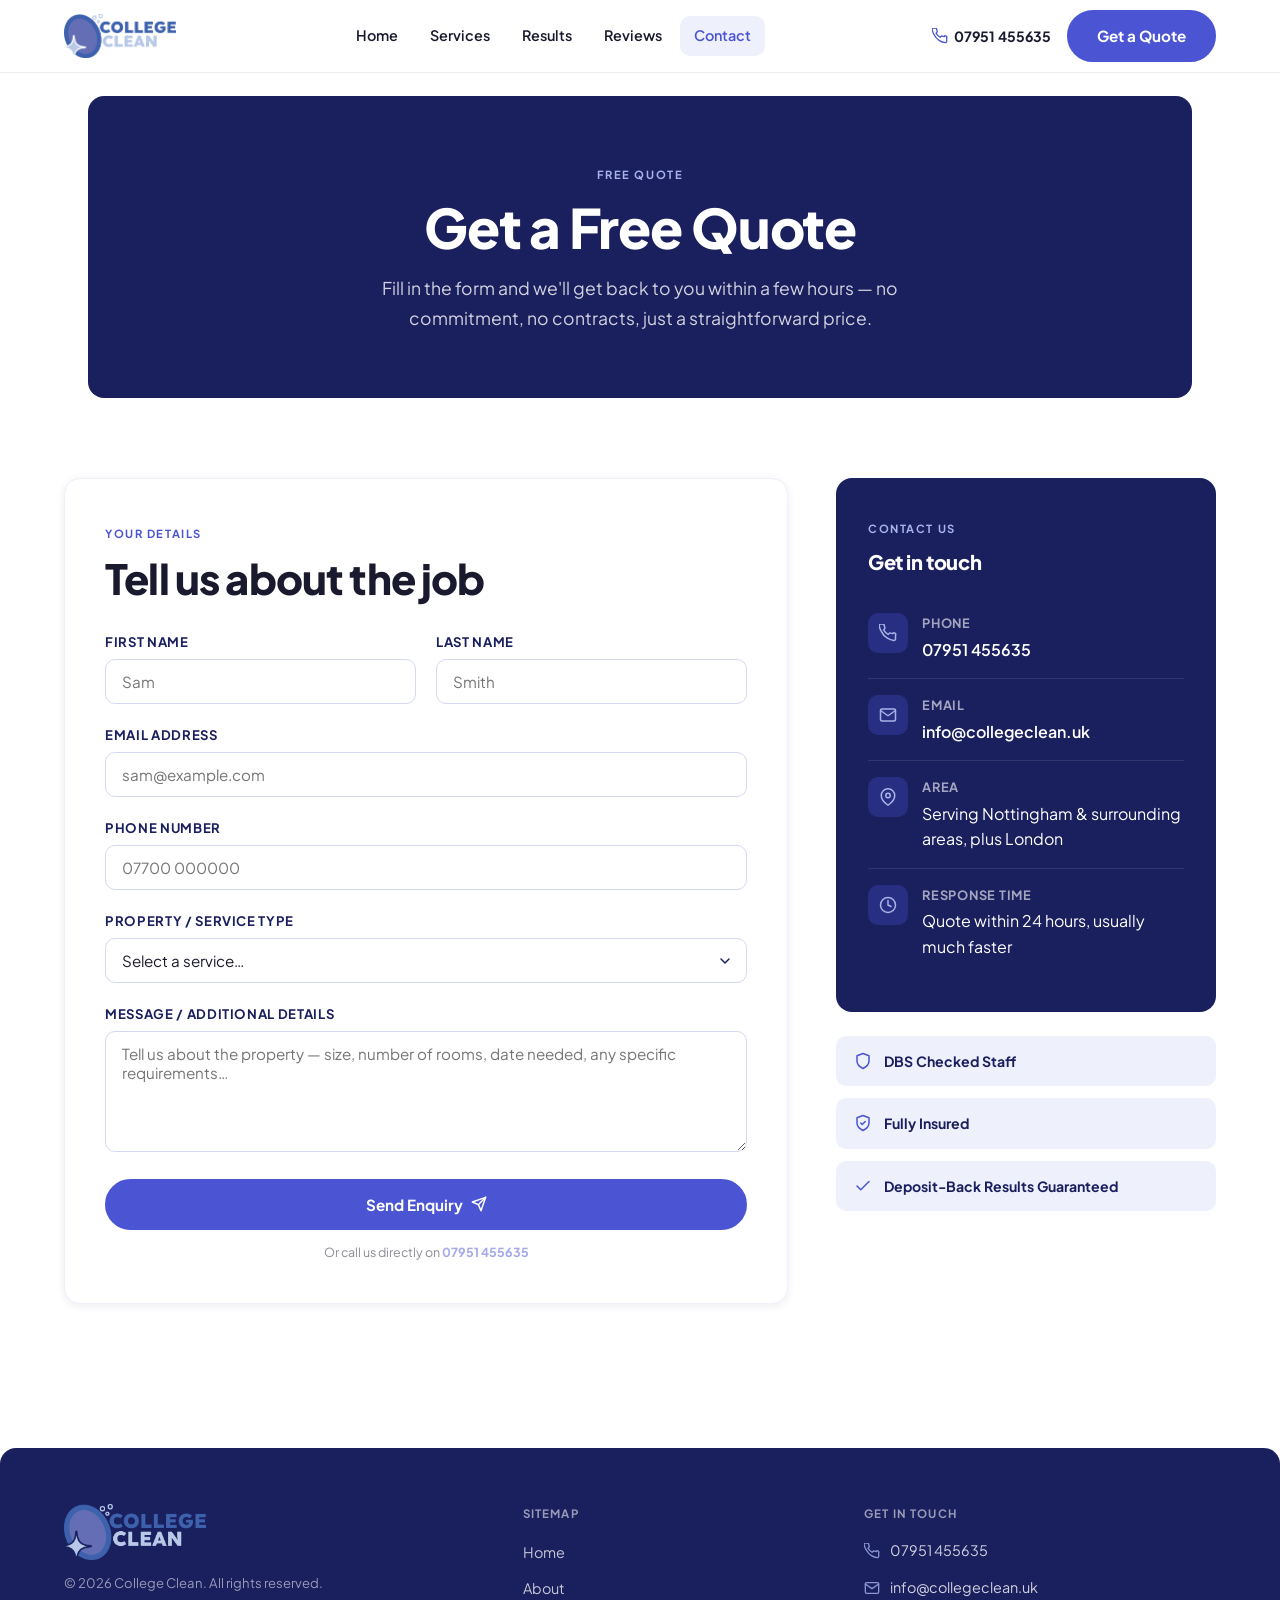
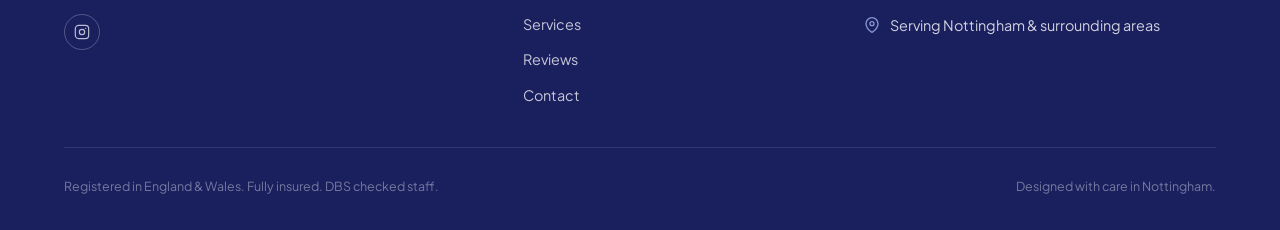
<file: college-clean/contact.html>
<!DOCTYPE html>
<html lang="en">
<head>
  <meta charset="UTF-8" />
  <meta name="viewport" content="width=device-width, initial-scale=1.0" />
  <title>Contact — College Clean Nottingham</title>
  <meta name="description" content="Get a free cleaning quote from College Clean Nottingham. End of tenancy, student house and commercial cleaning. Response within 24 hours." />
  <link rel="icon" type="image/png" href="assets/CollegeCleanLogo@4x.png" />
  <link rel="stylesheet" href="styles.css" />
  <link rel="preconnect" href="https://fonts.googleapis.com" />
  <link rel="preconnect" href="https://fonts.gstatic.com" crossorigin />
  <link href="https://fonts.googleapis.com/css2?family=Plus+Jakarta+Sans:wght@400;500;600;700;800&display=swap" rel="stylesheet" />
</head>
<body>

<!-- ===================== NAV ===================== -->
<header class="nav" role="banner">
  <div class="container">
    <div class="nav__inner">
      <a href="index.html" class="nav__logo" aria-label="College Clean home">
        <img src="assets/FC_Full_NoSubtext@4x.png" alt="College Clean logo"
             onerror="this.style.display='none';this.nextElementSibling.style.display='flex';" />
        <div class="nav__logo-placeholder" style="display:none;">
          <div class="logo-icon"><svg width="18" height="18" viewBox="0 0 24 24" fill="none" stroke="#fff" stroke-width="2.5"><path d="M12 2L15.09 8.26L22 9.27L17 14.14L18.18 21.02L12 17.77L5.82 21.02L7 14.14L2 9.27L8.91 8.26L12 2Z"/></svg></div>
          College Clean
        </div>
      </a>
      <nav class="nav__links" aria-label="Main navigation">
        <a href="index.html">Home</a>
        <a href="services.html">Services</a>
        <a href="results.html">Results</a>
        <a href="reviews.html">Reviews</a>
        <a href="contact.html">Contact</a>
      </nav>
      <div class="nav__right">
        <a href="tel:07951455635" class="nav__phone">
          <svg width="16" height="16" viewBox="0 0 24 24" fill="none" stroke="currentColor" stroke-width="2" stroke-linecap="round" stroke-linejoin="round" aria-hidden="true"><path d="M22 16.92v3a2 2 0 01-2.18 2 19.79 19.79 0 01-8.63-3.07A19.5 19.5 0 013.07 9.81 19.79 19.79 0 01.02 1.22 2 2 0 012 0h3a2 2 0 012 1.72c.127.96.361 1.903.7 2.81a2 2 0 01-.45 2.11L6.09 7.91a16 16 0 006 6l1.27-1.27a2 2 0 012.11-.45c.907.339 1.85.573 2.81.7A2 2 0 0122 14.92z"/></svg>
          07951 455635
        </a>
        <a href="contact.html" class="btn btn--primary">Get a Quote</a>
        <button class="nav__hamburger" aria-label="Open menu" aria-expanded="false">
          <span></span><span></span><span></span>
        </button>
      </div>
    </div>
  </div>
  <nav class="nav__mobile" aria-label="Mobile navigation">
    <a href="index.html">Home</a>
    <a href="services.html">Services</a>
    <a href="results.html">Results</a>
    <a href="reviews.html">Reviews</a>
    <a href="contact.html">Contact</a>
    <a href="tel:07951455635" class="nav__phone" style="padding:10px 14px;">
      <svg width="15" height="15" viewBox="0 0 24 24" fill="none" stroke="currentColor" stroke-width="2" stroke-linecap="round" stroke-linejoin="round"><path d="M22 16.92v3a2 2 0 01-2.18 2 19.79 19.79 0 01-8.63-3.07A19.5 19.5 0 013.07 9.81 19.79 19.79 0 01.02 1.22 2 2 0 012 0h3a2 2 0 012 1.72c.127.96.361 1.903.7 2.81a2 2 0 01-.45 2.11L6.09 7.91a16 16 0 006 6l1.27-1.27a2 2 0 012.11-.45c.907.339 1.85.573 2.81.7A2 2 0 0122 14.92z"/></svg>
      07951 455635
    </a>
    <a href="contact.html" class="btn btn--primary" style="text-align:center;">Get a Quote</a>
  </nav>
</header>

<main>

  <!-- ===================== HERO ===================== -->
  <div class="container" style="padding-top:0;">
    <section class="hero hero--page" aria-label="Contact hero">
      <span class="label label--white">Free Quote</span>
      <h1>Get a Free Quote</h1>
      <p>Fill in the form and we'll get back to you within a few hours — no commitment, no contracts, just a straightforward price.</p>
    </section>
  </div>

  <!-- ===================== CONTACT FORM + INFO ===================== -->
  <section class="section" aria-labelledby="contact-heading">
    <div class="container">
      <div class="contact-grid">

        <!-- Form -->
        <div class="form-card">
          <span class="label">Your Details</span>
          <h2 id="contact-heading" style="margin-bottom:28px;">Tell us about the job</h2>

          <!--
            Form action uses mailto: for simplicity — no backend required.
            Replace with a backend endpoint or form service (e.g. Formspree, Netlify Forms) for production use.
          -->
          <form action="mailto:info@collegeclean.uk" method="post" enctype="text/plain" novalidate>

            <div style="display:grid;grid-template-columns:1fr 1fr;gap:20px;">
              <div class="form-group">
                <label class="form-label" for="first-name">First Name</label>
                <input class="form-input" type="text" id="first-name" name="first_name" placeholder="Sam" autocomplete="given-name" required />
              </div>
              <div class="form-group">
                <label class="form-label" for="last-name">Last Name</label>
                <input class="form-input" type="text" id="last-name" name="last_name" placeholder="Smith" autocomplete="family-name" required />
              </div>
            </div>

            <div class="form-group">
              <label class="form-label" for="email">Email Address</label>
              <input class="form-input" type="email" id="email" name="email" placeholder="sam@example.com" autocomplete="email" required />
            </div>

            <div class="form-group">
              <label class="form-label" for="phone">Phone Number</label>
              <input class="form-input" type="tel" id="phone" name="phone" placeholder="07700 000000" autocomplete="tel" />
            </div>

            <div class="form-group">
              <label class="form-label" for="property-type">Property / Service Type</label>
              <div style="position:relative;">
                <select class="form-select" id="property-type" name="property_type" required>
                  <option value="" disabled selected>Select a service…</option>
                  <option value="student-house">Student House</option>
                  <option value="end-of-tenancy">End of Tenancy Clean</option>
                  <option value="move-in">Move-In Clean</option>
                  <option value="office-commercial">Office / Commercial</option>
                  <option value="oven-carpet">Oven &amp; Carpet Add-on</option>
                  <option value="other">Other</option>
                </select>
                <!-- Custom chevron -->
                <svg style="position:absolute;right:14px;top:50%;transform:translateY(-50%);pointer-events:none;" width="16" height="16" viewBox="0 0 24 24" fill="none" stroke="#1A1F5E" stroke-width="2.2" stroke-linecap="round" stroke-linejoin="round" aria-hidden="true"><polyline points="6 9 12 15 18 9"/></svg>
              </div>
            </div>

            <div class="form-group">
              <label class="form-label" for="message">Message / Additional Details</label>
              <textarea class="form-textarea" id="message" name="message" placeholder="Tell us about the property — size, number of rooms, date needed, any specific requirements…" rows="5"></textarea>
            </div>

            <button type="submit" class="btn btn--primary" style="width:100%;justify-content:center;padding:14px;">
              Send Enquiry
              <svg width="16" height="16" viewBox="0 0 24 24" fill="none" stroke="currentColor" stroke-width="2.2" stroke-linecap="round" stroke-linejoin="round" aria-hidden="true"><line x1="22" y1="2" x2="11" y2="13"/><polygon points="22 2 15 22 11 13 2 9 22 2"/></svg>
            </button>

            <p style="font-size:0.78rem;opacity:0.5;text-align:center;margin-top:12px;">
              Or call us directly on <a href="tel:07951455635" style="color:var(--blue);font-weight:700;">07951 455635</a>
            </p>

          </form>
        </div>

        <!-- Contact info card -->
        <aside>
          <div class="contact-info-card" aria-label="Contact information">
            <span class="label label--white">Contact Us</span>
            <h3>Get in touch</h3>

            <div class="contact-info-item">
              <div class="contact-info-item__icon" aria-hidden="true">
                <svg width="18" height="18" viewBox="0 0 24 24" fill="none" stroke="currentColor" stroke-width="2" stroke-linecap="round" stroke-linejoin="round"><path d="M22 16.92v3a2 2 0 01-2.18 2 19.79 19.79 0 01-8.63-3.07A19.5 19.5 0 013.07 9.81 19.79 19.79 0 01.02 1.22 2 2 0 012 0h3a2 2 0 012 1.72c.127.96.361 1.903.7 2.81a2 2 0 01-.45 2.11L6.09 7.91a16 16 0 006 6l1.27-1.27a2 2 0 012.11-.45c.907.339 1.85.573 2.81.7A2 2 0 0122 14.92z"/></svg>
              </div>
              <div class="contact-info-item__text">
                <strong>Phone</strong>
                <a href="tel:07951455635">07951 455635</a>
              </div>
            </div>

            <div class="contact-info-item">
              <div class="contact-info-item__icon" aria-hidden="true">
                <svg width="18" height="18" viewBox="0 0 24 24" fill="none" stroke="currentColor" stroke-width="2" stroke-linecap="round" stroke-linejoin="round"><path d="M4 4h16c1.1 0 2 .9 2 2v12c0 1.1-.9 2-2 2H4c-1.1 0-2-.9-2-2V6c0-1.1.9-2 2-2z"/><polyline points="22,6 12,13 2,6"/></svg>
              </div>
              <div class="contact-info-item__text">
                <strong>Email</strong>
                <a href="mailto:info@collegeclean.uk">info@collegeclean.uk</a>
              </div>
            </div>

            <div class="contact-info-item">
              <div class="contact-info-item__icon" aria-hidden="true">
                <svg width="18" height="18" viewBox="0 0 24 24" fill="none" stroke="currentColor" stroke-width="2" stroke-linecap="round" stroke-linejoin="round"><path d="M21 10c0 7-9 13-9 13S3 17 3 10a9 9 0 0118 0z"/><circle cx="12" cy="10" r="3"/></svg>
              </div>
              <div class="contact-info-item__text">
                <strong>Area</strong>
                <span>Serving Nottingham &amp; surrounding areas, plus London</span>
              </div>
            </div>

            <div class="contact-info-item">
              <div class="contact-info-item__icon" aria-hidden="true">
                <svg width="18" height="18" viewBox="0 0 24 24" fill="none" stroke="currentColor" stroke-width="2" stroke-linecap="round" stroke-linejoin="round"><circle cx="12" cy="12" r="10"/><polyline points="12 6 12 12 16 14"/></svg>
              </div>
              <div class="contact-info-item__text">
                <strong>Response Time</strong>
                <span>Quote within 24 hours, usually much faster</span>
              </div>
            </div>
          </div>

          <!-- Trust badges on contact page -->
          <div style="margin-top:24px;display:flex;flex-direction:column;gap:12px;">
            <div style="display:flex;align-items:center;gap:12px;padding:14px 18px;background:var(--periwinkle);border-radius:var(--radius-sm);">
              <svg width="18" height="18" viewBox="0 0 24 24" fill="none" stroke="#4B55D4" stroke-width="2" stroke-linecap="round" stroke-linejoin="round" aria-hidden="true"><path d="M12 22s8-4 8-10V5l-8-3-8 3v7c0 6 8 10 8 10z"/></svg>
              <span style="font-size:0.88rem;font-weight:700;color:var(--navy);">DBS Checked Staff</span>
            </div>
            <div style="display:flex;align-items:center;gap:12px;padding:14px 18px;background:var(--periwinkle);border-radius:var(--radius-sm);">
              <svg width="18" height="18" viewBox="0 0 24 24" fill="none" stroke="#4B55D4" stroke-width="2" stroke-linecap="round" stroke-linejoin="round" aria-hidden="true"><path d="M9 12l2 2 4-4"/><path d="M12 22s8-4 8-10V5l-8-3-8 3v7c0 6 8 10 8 10z"/></svg>
              <span style="font-size:0.88rem;font-weight:700;color:var(--navy);">Fully Insured</span>
            </div>
            <div style="display:flex;align-items:center;gap:12px;padding:14px 18px;background:var(--periwinkle);border-radius:var(--radius-sm);">
              <svg width="18" height="18" viewBox="0 0 24 24" fill="none" stroke="#4B55D4" stroke-width="2" stroke-linecap="round" stroke-linejoin="round" aria-hidden="true"><polyline points="20 6 9 17 4 12"/></svg>
              <span style="font-size:0.88rem;font-weight:700;color:var(--navy);">Deposit-Back Results Guaranteed</span>
            </div>
          </div>
        </aside>

      </div>
    </div>
  </section>

</main>

<!-- ===================== FOOTER ===================== -->
<footer class="footer" role="contentinfo">
  <div class="container">
    <div class="footer__grid">
      <div>
        <a href="index.html" aria-label="College Clean home">
          <img src="assets/FC_Full_NoSubtext@4x.png" alt="College Clean" style="height:56px;margin-bottom:12px;"
               onerror="this.style.display='none';this.nextElementSibling.style.display='flex';" />
          <div class="footer__logo-placeholder" style="display:none;">
            <div class="logo-icon"><svg width="16" height="16" viewBox="0 0 24 24" fill="none" stroke="#fff" stroke-width="2.5"><path d="M12 2L15.09 8.26L22 9.27L17 14.14L18.18 21.02L12 17.77L5.82 21.02L7 14.14L2 9.27L8.91 8.26L12 2Z"/></svg></div>
            College Clean
          </div>
        </a>
        <p class="footer__copy">© 2026 College Clean. All rights reserved.</p>
        <div class="footer__social" aria-label="Social media">
          <a href="https://www.instagram.com/college.cleaners/" class="social-icon" aria-label="Instagram" target="_blank" rel="noopener noreferrer"><svg width="16" height="16" viewBox="0 0 24 24" fill="none" stroke="currentColor" stroke-width="1.8"><rect x="2" y="2" width="20" height="20" rx="5" ry="5"/><circle cx="12" cy="12" r="4"/><circle cx="17.5" cy="6.5" r="1" fill="currentColor" stroke="none"/></svg></a>
        </div>
      </div>
      <nav aria-label="Footer navigation">
        <p class="footer__nav-heading">Sitemap</p>
        <ul class="footer__nav-list">
          <li><a href="index.html">Home</a></li>
          <li><a href="about.html">About</a></li>
          <li><a href="services.html">Services</a></li>
          <li><a href="reviews.html">Reviews</a></li>
          <li><a href="contact.html">Contact</a></li>
        </ul>
      </nav>
      <div>
        <p class="footer__nav-heading">Get in touch</p>
        <ul class="footer__contact-list">
          <li class="footer__contact-item">
            <svg width="16" height="16" viewBox="0 0 24 24" fill="none" stroke="currentColor" stroke-width="2" stroke-linecap="round" stroke-linejoin="round" aria-hidden="true"><path d="M22 16.92v3a2 2 0 01-2.18 2 19.79 19.79 0 01-8.63-3.07A19.5 19.5 0 013.07 9.81 19.79 19.79 0 01.02 1.22 2 2 0 012 0h3a2 2 0 012 1.72c.127.96.361 1.903.7 2.81a2 2 0 01-.45 2.11L6.09 7.91a16 16 0 006 6l1.27-1.27a2 2 0 012.11-.45c.907.339 1.85.573 2.81.7A2 2 0 0122 14.92z"/></svg>
            <a href="tel:07951455635">07951 455635</a>
          </li>
          <li class="footer__contact-item">
            <svg width="16" height="16" viewBox="0 0 24 24" fill="none" stroke="currentColor" stroke-width="2" stroke-linecap="round" stroke-linejoin="round" aria-hidden="true"><path d="M4 4h16c1.1 0 2 .9 2 2v12c0 1.1-.9 2-2 2H4c-1.1 0-2-.9-2-2V6c0-1.1.9-2 2-2z"/><polyline points="22,6 12,13 2,6"/></svg>
            <a href="mailto:info@collegeclean.uk">info@collegeclean.uk</a>
          </li>
          <li class="footer__contact-item">
            <svg width="16" height="16" viewBox="0 0 24 24" fill="none" stroke="currentColor" stroke-width="2" stroke-linecap="round" stroke-linejoin="round" aria-hidden="true"><path d="M21 10c0 7-9 13-9 13S3 17 3 10a9 9 0 0118 0z"/><circle cx="12" cy="10" r="3"/></svg>
            <span>Serving Nottingham &amp; surrounding areas</span>
          </li>
        </ul>
      </div>
    </div>
    <div class="footer__bottom">
      <p>Registered in England &amp; Wales. Fully insured. DBS checked staff.</p>
      <p>Designed with care in Nottingham.</p>
    </div>
  </div>
</footer>

<script src="main.js"></script>
</body>
</html>
</file>
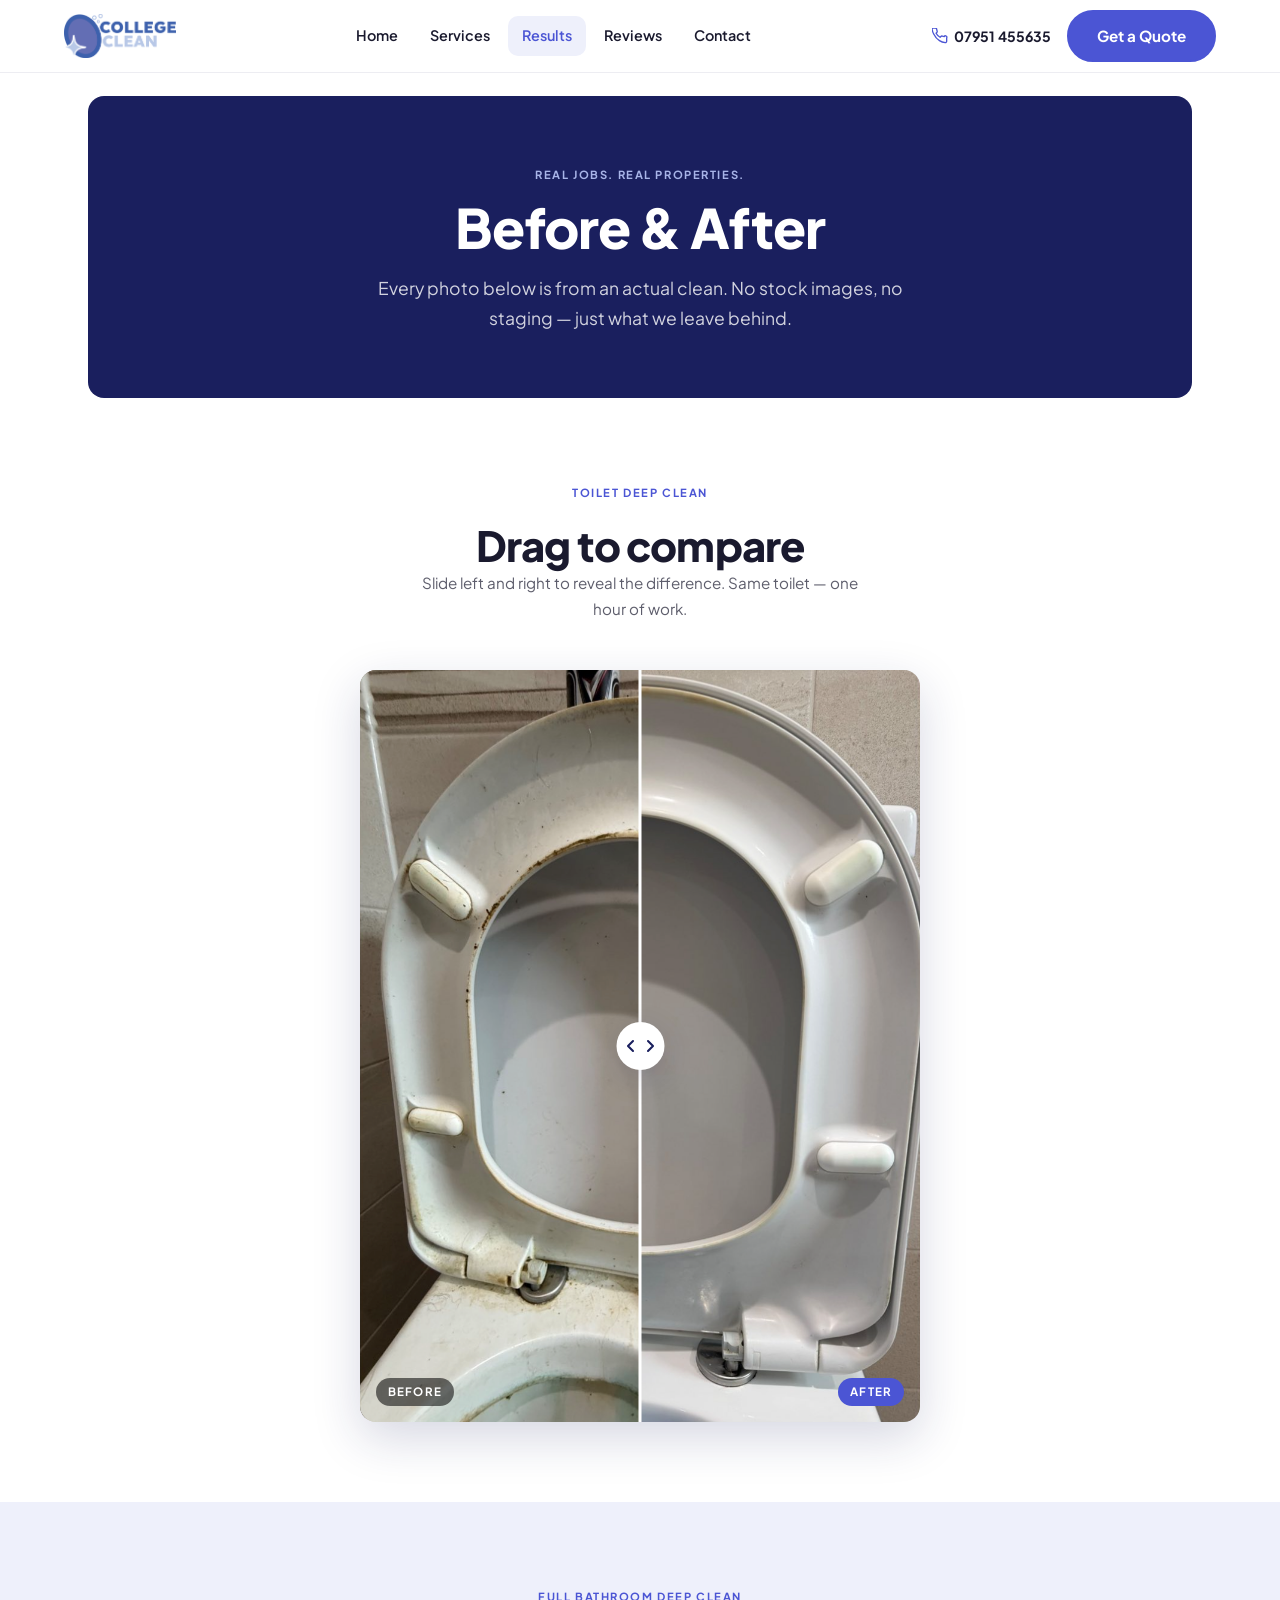
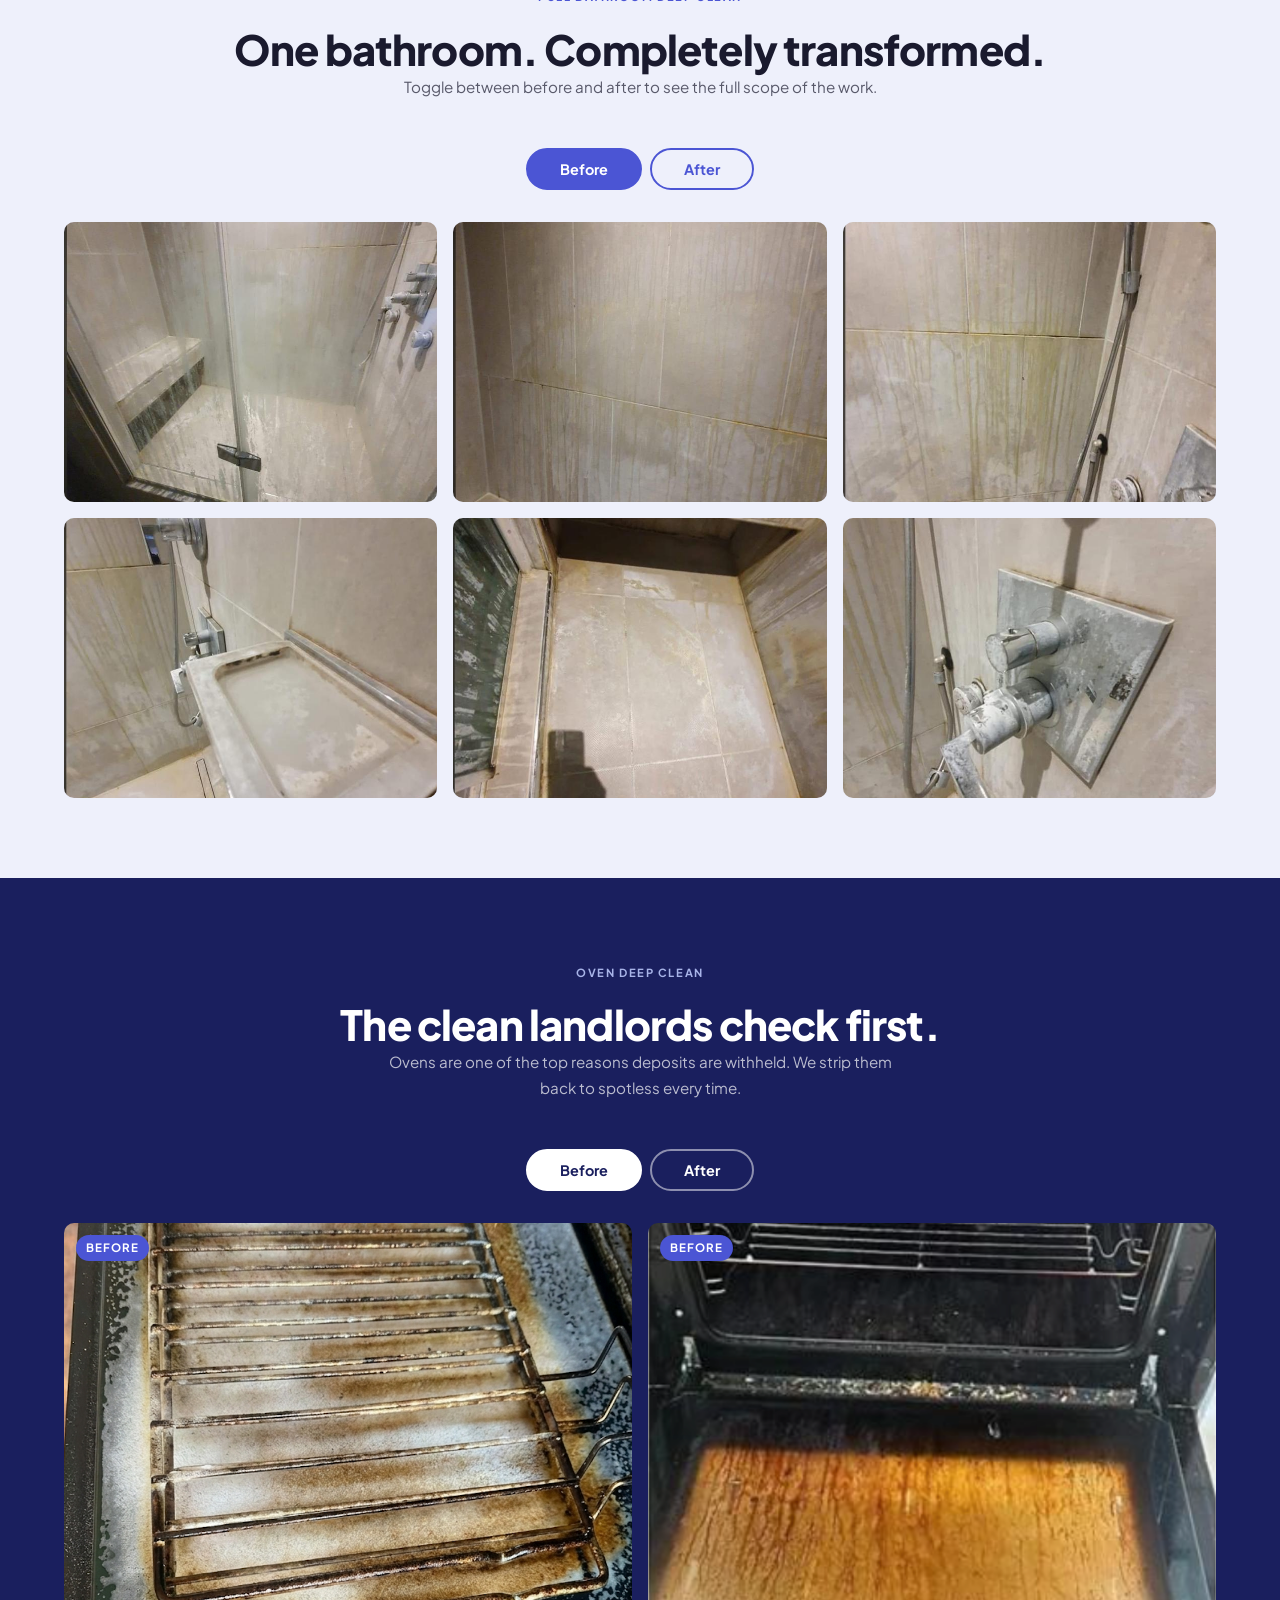
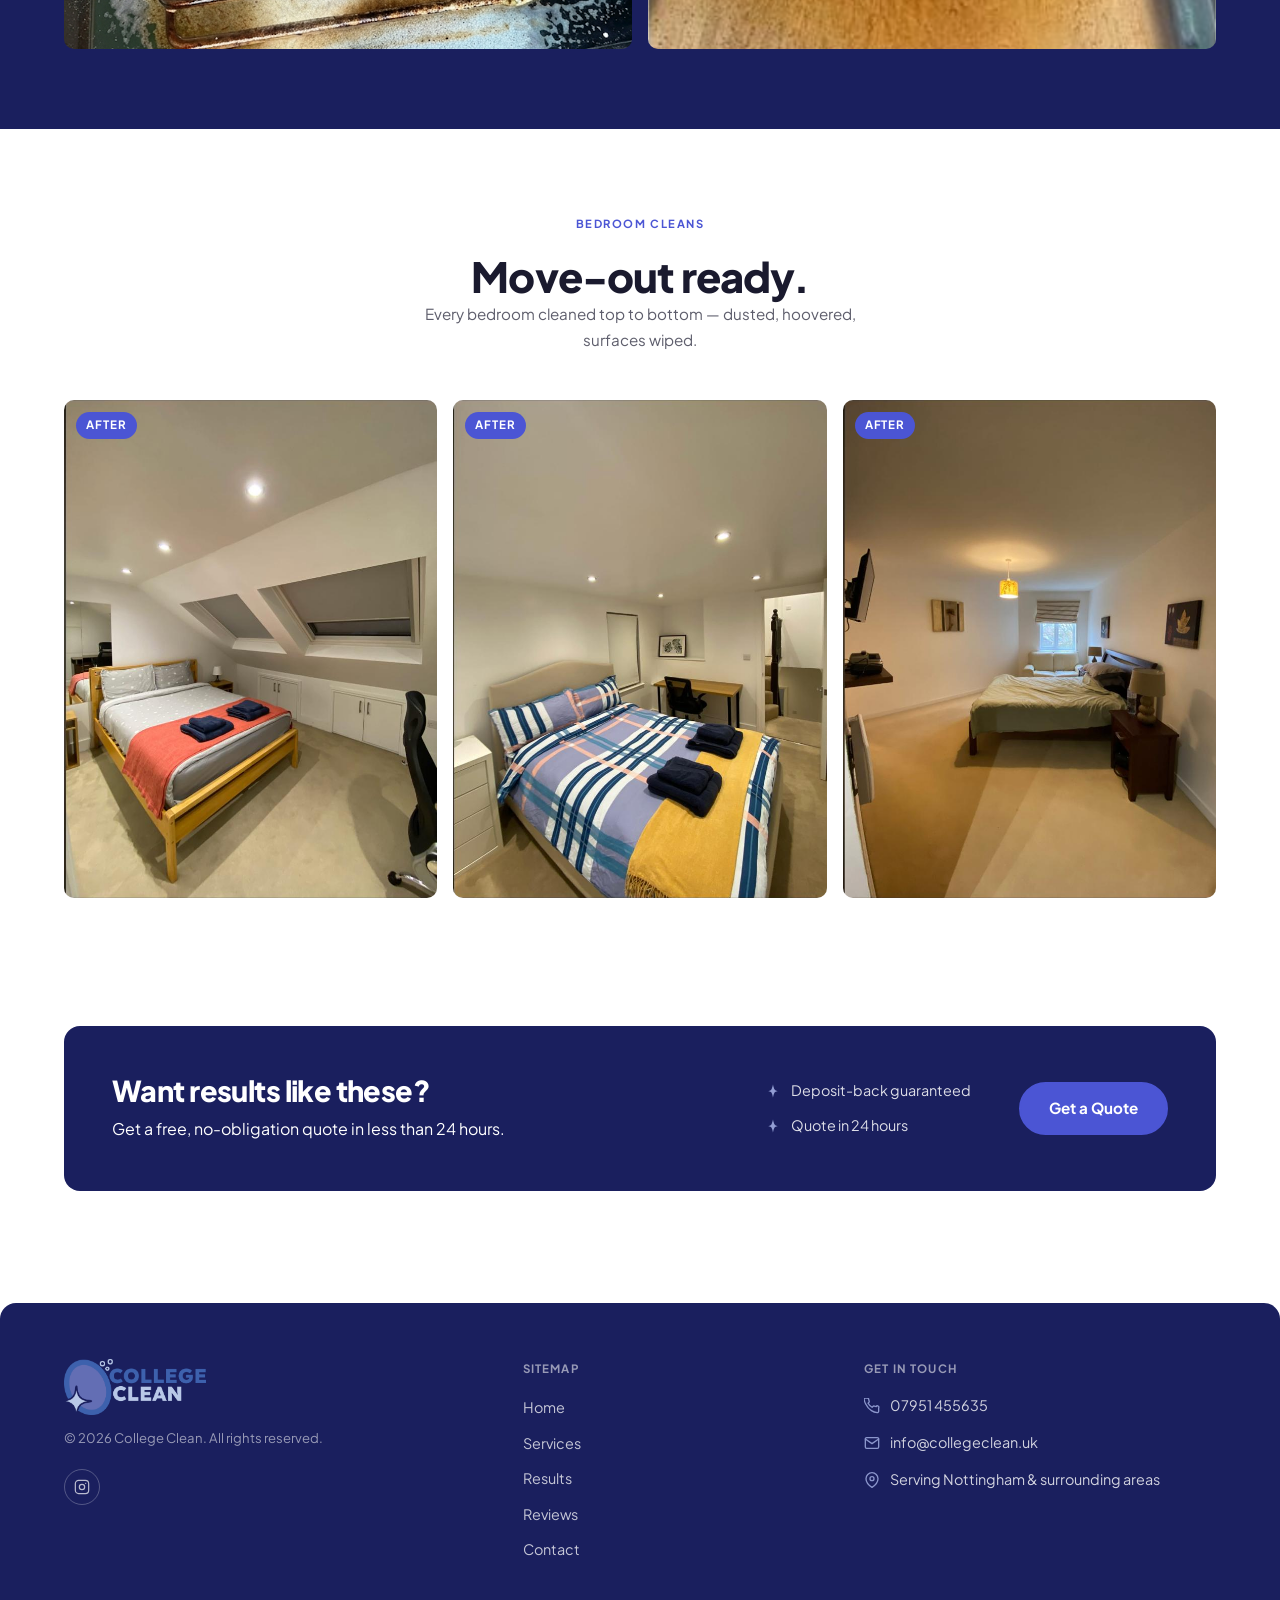
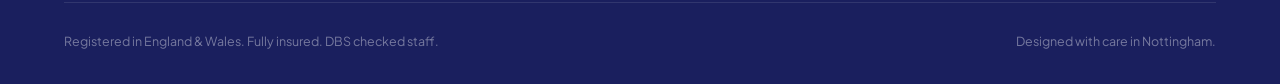
<file: college-clean/results.html>
<!DOCTYPE html>
<html lang="en">
<head>
  <meta charset="UTF-8" />
  <meta name="viewport" content="width=device-width, initial-scale=1.0" />
  <title>Our Results — College Clean | Before &amp; After Gallery</title>
  <meta name="description" content="See the real before and after results from College Clean's student accommodation cleaning jobs in Nottingham. Bathrooms, bedrooms, deep cleans." />
  <link rel="icon" type="image/png" href="assets/CollegeCleanLogo@4x.png" />
  <link rel="stylesheet" href="styles.css" />
  <link rel="preconnect" href="https://fonts.googleapis.com" />
  <link rel="preconnect" href="https://fonts.gstatic.com" crossorigin />
  <link href="https://fonts.googleapis.com/css2?family=Plus+Jakarta+Sans:wght@400;500;600;700;800&display=swap" rel="stylesheet" />
</head>
<body>

<!-- ===================== NAV ===================== -->
<header class="nav" role="banner">
  <div class="container">
    <div class="nav__inner">
      <a href="index.html" class="nav__logo" aria-label="College Clean home">
        <img src="assets/FC_Full_NoSubtext@4x.png" alt="College Clean logo"
             onerror="this.style.display='none';this.nextElementSibling.style.display='flex';" />
        <div class="nav__logo-placeholder" style="display:none;">
          <div class="logo-icon">
            <svg width="18" height="18" viewBox="0 0 24 24" fill="none" stroke="#fff" stroke-width="2.5"><path d="M12 2L15.09 8.26L22 9.27L17 14.14L18.18 21.02L12 17.77L5.82 21.02L7 14.14L2 9.27L8.91 8.26L12 2Z"/></svg>
          </div>
          College Clean
        </div>
      </a>

      <nav class="nav__links" aria-label="Main navigation">
        <a href="index.html">Home</a>
        <a href="services.html">Services</a>
        <a href="results.html" class="active">Results</a>
        <a href="reviews.html">Reviews</a>
        <a href="contact.html">Contact</a>
      </nav>

      <div class="nav__right">
        <a href="tel:07951455635" class="nav__phone">
          <svg width="16" height="16" viewBox="0 0 24 24" fill="none" stroke="currentColor" stroke-width="2" stroke-linecap="round" stroke-linejoin="round" aria-hidden="true"><path d="M22 16.92v3a2 2 0 01-2.18 2 19.79 19.79 0 01-8.63-3.07A19.5 19.5 0 013.07 9.81 19.79 19.79 0 01.02 1.22 2 2 0 012 0h3a2 2 0 012 1.72c.127.96.361 1.903.7 2.81a2 2 0 01-.45 2.11L6.09 7.91a16 16 0 006 6l1.27-1.27a2 2 0 012.11-.45c.907.339 1.85.573 2.81.7A2 2 0 0122 14.92z"/></svg>
          07951 455635
        </a>
        <a href="contact.html" class="btn btn--primary">Get a Quote</a>
        <button class="nav__hamburger" aria-label="Open menu" aria-expanded="false">
          <span></span><span></span><span></span>
        </button>
      </div>
    </div>
  </div>
  <nav class="nav__mobile" aria-label="Mobile navigation">
    <a href="index.html">Home</a>
    <a href="services.html">Services</a>
    <a href="results.html">Results</a>
    <a href="reviews.html">Reviews</a>
    <a href="contact.html">Contact</a>
    <a href="tel:07951455635" class="nav__phone" style="padding:10px 14px;">
      <svg width="15" height="15" viewBox="0 0 24 24" fill="none" stroke="currentColor" stroke-width="2" stroke-linecap="round" stroke-linejoin="round"><path d="M22 16.92v3a2 2 0 01-2.18 2 19.79 19.79 0 01-8.63-3.07A19.5 19.5 0 013.07 9.81 19.79 19.79 0 01.02 1.22 2 2 0 012 0h3a2 2 0 012 1.72c.127.96.361 1.903.7 2.81a2 2 0 01-.45 2.11L6.09 7.91a16 16 0 006 6l1.27-1.27a2 2 0 012.11-.45c.907.339 1.85.573 2.81.7A2 2 0 0122 14.92z"/></svg>
      07951 455635
    </a>
    <a href="contact.html" class="btn btn--primary" style="text-align:center;">Get a Quote</a>
  </nav>
</header>

<main>

  <!-- ===================== HERO ===================== -->
  <div class="container" style="padding-top:0;">
    <section class="hero hero--page" aria-label="Results hero">
      <span class="label" style="color:var(--accent);">Real Jobs. Real Properties.</span>
      <h1>Before &amp; After</h1>
      <p>Every photo below is from an actual clean. No stock images, no staging — just what we leave behind.</p>
    </section>
  </div>

  <!-- ===================== BEFORE / AFTER SLIDER ===================== -->
  <section class="section" aria-labelledby="slider-heading">
    <div class="container" style="max-width:860px;">
      <div class="section-head text-center">
        <span class="label">Toilet Deep Clean</span>
        <h2 id="slider-heading">Drag to compare</h2>
        <p style="opacity:0.7;font-size:0.95rem;max-width:460px;margin:0 auto;">Slide left and right to reveal the difference. Same toilet — one hour of work.</p>
      </div>

      <div class="ba-slider" role="img" aria-label="Before and after toilet cleaning comparison">
        <img class="ba-img ba-img--after" src="assets/After_1.png" alt="Toilet after cleaning — spotless white">
        <div class="ba-before-wrap">
          <img class="ba-img ba-img--before" src="assets/Before_1.png" alt="Toilet before cleaning — stained and dirty">
        </div>
        <div class="ba-divider">
          <div class="ba-handle" aria-hidden="true">
            <svg width="20" height="20" viewBox="0 0 24 24" fill="none" stroke="currentColor" stroke-width="2.5" stroke-linecap="round" stroke-linejoin="round">
              <polyline points="15 18 9 12 15 6"/></svg>
            <svg width="20" height="20" viewBox="0 0 24 24" fill="none" stroke="currentColor" stroke-width="2.5" stroke-linecap="round" stroke-linejoin="round">
              <polyline points="9 18 15 12 9 6"/></svg>
          </div>
        </div>
        <span class="ba-label ba-label--left">Before</span>
        <span class="ba-label ba-label--right">After</span>
        <input type="range" class="ba-range" min="0" max="100" value="50" aria-label="Slide to compare before and after">
      </div>
    </div>
  </section>

  <!-- ===================== BATHROOM TRANSFORMATION ===================== -->
  <section class="section" style="background:var(--periwinkle);padding:80px 0;" aria-labelledby="bathroom-heading">
    <div class="container">
      <div class="section-head text-center">
        <span class="label">Full Bathroom Deep Clean</span>
        <h2 id="bathroom-heading">One bathroom. Completely transformed.</h2>
        <p style="opacity:0.7;font-size:0.95rem;max-width:520px;margin:0 auto;">Toggle between before and after to see the full scope of the work.</p>
      </div>

      <div class="ba-tab-group">
        <!-- Tab toggle -->
        <div class="ba-tabs" role="tablist" aria-label="Before and after views">
          <button class="ba-tab ba-tab--active" role="tab" aria-selected="true" aria-controls="bathroom-before" id="tab-before" data-target="bathroom-before">Before</button>
          <button class="ba-tab" role="tab" aria-selected="false" aria-controls="bathroom-after" id="tab-after" data-target="bathroom-after">After</button>
        </div>

        <!-- Before grid -->
        <div class="ba-panel ba-panel--active" id="bathroom-before" role="tabpanel" aria-labelledby="tab-before">
          <div class="gallery-grid">
            <div class="gallery-item">
              <img src="assets/Bathroom1_Before_P1.jpeg" alt="Dirty shower before cleaning">
            </div>
            <div class="gallery-item">
              <img src="assets/Bathroom1_Before_P2.jpeg" alt="Grimy shower tiles before cleaning">
            </div>
            <div class="gallery-item">
              <img src="assets/Bathroom1_Before_P3.jpeg" alt="Bathroom before cleaning — angle 3">
            </div>
            <div class="gallery-item">
              <img src="assets/Bathroom1_Before_P4.jpeg" alt="Bathroom before cleaning — angle 4">
            </div>
            <div class="gallery-item">
              <img src="assets/Bathroom1_Before_P6.jpeg" alt="Bathroom before cleaning — angle 5">
            </div>
            <div class="gallery-item">
              <img src="assets/Bathroom1_Before_P7.jpeg" alt="Bathroom before cleaning — angle 6">
            </div>
          </div>
        </div>

        <!-- After grid -->
        <div class="ba-panel" id="bathroom-after" role="tabpanel" aria-labelledby="tab-after">
          <div class="gallery-grid">
            <div class="gallery-item">
              <img src="assets/Bathroom1_P1.jpeg" alt="Clean bathroom floor after deep clean">
            </div>
            <div class="gallery-item">
              <img src="assets/Bathroom1_P2.jpeg" alt="Spotless bathroom tiles after cleaning">
            </div>
            <div class="gallery-item">
              <img src="assets/Bathroom1_P3.jpeg" alt="Gleaming chrome bath fittings after cleaning">
            </div>
            <div class="gallery-item">
              <img src="assets/Bathroom1_P4.jpeg" alt="Clean bathroom after deep clean — angle 4">
            </div>
            <div class="gallery-item">
              <img src="assets/Bathroom1_P5.jpeg" alt="Clean bathroom after deep clean — angle 5">
            </div>
          </div>
        </div>
      </div>
    </div>
  </section>

  <!-- ===================== OVEN TRANSFORMATION ===================== -->
  <section class="section" style="background:var(--navy);padding:80px 0;" aria-labelledby="oven-heading">
    <div class="container">
      <div class="section-head text-center">
        <span class="label label--white">Oven Deep Clean</span>
        <h2 id="oven-heading" style="color:var(--white);">The clean landlords check first.</h2>
        <p style="color:rgba(255,255,255,0.7);font-size:0.95rem;max-width:520px;margin:0 auto;">Ovens are one of the top reasons deposits are withheld. We strip them back to spotless every time.</p>
      </div>

      <div class="ba-tab-group">
        <div class="ba-tabs" role="tablist" aria-label="Oven before and after views">
          <button class="ba-tab ba-tab--light ba-tab--active" role="tab" aria-selected="true" aria-controls="oven-before" id="oven-tab-before" data-target="oven-before">Before</button>
          <button class="ba-tab ba-tab--light" role="tab" aria-selected="false" aria-controls="oven-after" id="oven-tab-after" data-target="oven-after">After</button>
        </div>

        <div class="ba-panel ba-panel--active" id="oven-before" role="tabpanel" aria-labelledby="oven-tab-before">
          <div class="gallery-grid gallery-grid--2">
            <div class="gallery-item">
              <img src="assets/Oven_Before1.png" alt="Oven interior before cleaning — heavy grease build-up">
              <span class="results-tag">Before</span>
            </div>
            <div class="gallery-item">
              <img src="assets/Oven_Before2.png" alt="Oven before deep cleaning — angle 2">
              <span class="results-tag">Before</span>
            </div>
          </div>
        </div>

        <div class="ba-panel" id="oven-after" role="tabpanel" aria-labelledby="oven-tab-after">
          <div class="gallery-grid gallery-grid--2">
            <div class="gallery-item">
              <img src="assets/Oven_After1.png" alt="Oven after deep cleaning — spotless interior">
              <span class="results-tag">After</span>
            </div>
            <div class="gallery-item">
              <img src="assets/Oven_After2.png" alt="Oven after deep cleaning — angle 2">
              <span class="results-tag">After</span>
            </div>
          </div>
        </div>
      </div>
    </div>
  </section>

  <!-- ===================== BEDROOM RESULTS ===================== -->
  <section class="section" aria-labelledby="bedrooms-heading">
    <div class="container">
      <div class="section-head text-center">
        <span class="label">Bedroom Cleans</span>
        <h2 id="bedrooms-heading">Move-out ready.</h2>
        <p style="opacity:0.7;font-size:0.95rem;max-width:480px;margin:0 auto;">Every bedroom cleaned top to bottom — dusted, hoovered, surfaces wiped.</p>
      </div>
      <div class="gallery-grid gallery-grid--3">
        <div class="gallery-item gallery-item--tall">
          <img src="assets/Bedroom1.jpeg" alt="Clean loft student bedroom after College Clean">
          <span class="results-tag">After</span>
        </div>
        <div class="gallery-item gallery-item--tall">
          <img src="assets/Bedroom2.jpeg" alt="Clean student bedroom after College Clean">
          <span class="results-tag">After</span>
        </div>
        <div class="gallery-item gallery-item--tall">
          <img src="assets/Bedroom3.jpeg" alt="Clean student bedroom after College Clean">
          <span class="results-tag">After</span>
        </div>
      </div>
    </div>
  </section>

  <!-- ===================== CTA ===================== -->
  <section class="section--sm" aria-label="Get a quote">
    <div class="container">
      <div class="cta-banner">
        <div>
          <h2>Want results like these?</h2>
          <p>Get a free, no-obligation quote in less than 24 hours.</p>
        </div>
        <div class="cta-bullets">
          <div class="cta-bullet">
            <svg width="16" height="16" viewBox="0 0 24 24" fill="currentColor" style="color:#A8B4E8;flex-shrink:0;" aria-hidden="true"><path d="M12 2C12 2 12.8 7.2 14.4 9.6C16 12 21 12 21 12C21 12 16 12 14.4 14.4C12.8 16.8 12 22 12 22C12 22 11.2 16.8 9.6 14.4C8 12 3 12 3 12C3 12 8 12 9.6 9.6C11.2 7.2 12 2 12 2Z"/></svg>
            Deposit-back guaranteed
          </div>
          <div class="cta-bullet">
            <svg width="16" height="16" viewBox="0 0 24 24" fill="currentColor" style="color:#A8B4E8;flex-shrink:0;" aria-hidden="true"><path d="M12 2C12 2 12.8 7.2 14.4 9.6C16 12 21 12 21 12C21 12 16 12 14.4 14.4C12.8 16.8 12 22 12 22C12 22 11.2 16.8 9.6 14.4C8 12 3 12 3 12C3 12 8 12 9.6 9.6C11.2 7.2 12 2 12 2Z"/></svg>
            Quote in 24 hours
          </div>
        </div>
        <a href="contact.html" class="btn btn--primary">Get a Quote</a>
      </div>
    </div>
  </section>

</main>

<!-- ===================== FOOTER ===================== -->
<footer class="footer" role="contentinfo">
  <div class="container">
    <div class="footer__grid">
      <div>
        <a href="index.html" aria-label="College Clean home">
          <img src="assets/FC_Full_NoSubtext@4x.png" alt="College Clean" style="height:56px;margin-bottom:12px;"
               onerror="this.style.display='none';this.nextElementSibling.style.display='flex';" />
          <div class="footer__logo-placeholder" style="display:none;">
            <div class="logo-icon">
              <svg width="16" height="16" viewBox="0 0 24 24" fill="none" stroke="#fff" stroke-width="2.5"><path d="M12 2L15.09 8.26L22 9.27L17 14.14L18.18 21.02L12 17.77L5.82 21.02L7 14.14L2 9.27L8.91 8.26L12 2Z"/></svg>
            </div>
            College Clean
          </div>
        </a>
        <p class="footer__copy">© 2026 College Clean. All rights reserved.</p>
        <div class="footer__social" aria-label="Social media">
          <a href="https://www.instagram.com/college.cleaners/" class="social-icon" aria-label="Instagram" target="_blank" rel="noopener noreferrer">
            <svg width="16" height="16" viewBox="0 0 24 24" fill="none" stroke="currentColor" stroke-width="1.8"><rect x="2" y="2" width="20" height="20" rx="5" ry="5"/><circle cx="12" cy="12" r="4"/><circle cx="17.5" cy="6.5" r="1" fill="currentColor" stroke="none"/></svg>
          </a>
        </div>
      </div>
      <nav aria-label="Footer navigation">
        <p class="footer__nav-heading">Sitemap</p>
        <ul class="footer__nav-list">
          <li><a href="index.html">Home</a></li>
          <li><a href="services.html">Services</a></li>
          <li><a href="results.html">Results</a></li>
          <li><a href="reviews.html">Reviews</a></li>
          <li><a href="contact.html">Contact</a></li>
        </ul>
      </nav>
      <div>
        <p class="footer__nav-heading">Get in touch</p>
        <ul class="footer__contact-list">
          <li class="footer__contact-item">
            <svg width="16" height="16" viewBox="0 0 24 24" fill="none" stroke="currentColor" stroke-width="2" stroke-linecap="round" stroke-linejoin="round" aria-hidden="true"><path d="M22 16.92v3a2 2 0 01-2.18 2 19.79 19.79 0 01-8.63-3.07A19.5 19.5 0 013.07 9.81 19.79 19.79 0 01.02 1.22 2 2 0 012 0h3a2 2 0 012 1.72c.127.96.361 1.903.7 2.81a2 2 0 01-.45 2.11L6.09 7.91a16 16 0 006 6l1.27-1.27a2 2 0 012.11-.45c.907.339 1.85.573 2.81.7A2 2 0 0122 14.92z"/></svg>
            <a href="tel:07951455635">07951 455635</a>
          </li>
          <li class="footer__contact-item">
            <svg width="16" height="16" viewBox="0 0 24 24" fill="none" stroke="currentColor" stroke-width="2" stroke-linecap="round" stroke-linejoin="round" aria-hidden="true"><path d="M4 4h16c1.1 0 2 .9 2 2v12c0 1.1-.9 2-2 2H4c-1.1 0-2-.9-2-2V6c0-1.1.9-2 2-2z"/><polyline points="22,6 12,13 2,6"/></svg>
            <a href="mailto:info@collegeclean.uk">info@collegeclean.uk</a>
          </li>
          <li class="footer__contact-item">
            <svg width="16" height="16" viewBox="0 0 24 24" fill="none" stroke="currentColor" stroke-width="2" stroke-linecap="round" stroke-linejoin="round" aria-hidden="true"><path d="M21 10c0 7-9 13-9 13S3 17 3 10a9 9 0 0118 0z"/><circle cx="12" cy="10" r="3"/></svg>
            <span>Serving Nottingham &amp; surrounding areas</span>
          </li>
        </ul>
      </div>
    </div>
    <div class="footer__bottom">
      <p>Registered in England &amp; Wales. Fully insured. DBS checked staff.</p>
      <p>Designed with care in Nottingham.</p>
    </div>
  </div>
</footer>

<script src="main.js"></script>
<script>
  // Before/After slider
  document.querySelectorAll('.ba-slider').forEach(function(slider) {
    var range = slider.querySelector('.ba-range');
    var beforeWrap = slider.querySelector('.ba-before-wrap');
    var divider = slider.querySelector('.ba-divider');

    function update(val) {
      beforeWrap.style.clipPath = 'inset(0 ' + (100 - val) + '% 0 0)';
      divider.style.left = val + '%';
    }

    range.addEventListener('input', function() { update(this.value); });
    update(50);
  });

  // Before/After tab toggle — scoped per .ba-tab-group
  document.querySelectorAll('.ba-tab-group').forEach(function(group) {
    var tabs = group.querySelectorAll('.ba-tab');
    var panels = group.querySelectorAll('.ba-panel');

    tabs.forEach(function(tab) {
      tab.addEventListener('click', function() {
        tabs.forEach(function(t) {
          t.classList.remove('ba-tab--active');
          t.setAttribute('aria-selected', 'false');
        });
        panels.forEach(function(p) { p.classList.remove('ba-panel--active'); });

        this.classList.add('ba-tab--active');
        this.setAttribute('aria-selected', 'true');
        document.getElementById(this.dataset.target).classList.add('ba-panel--active');
      });
    });
  });
</script>
</body>
</html>
</file>
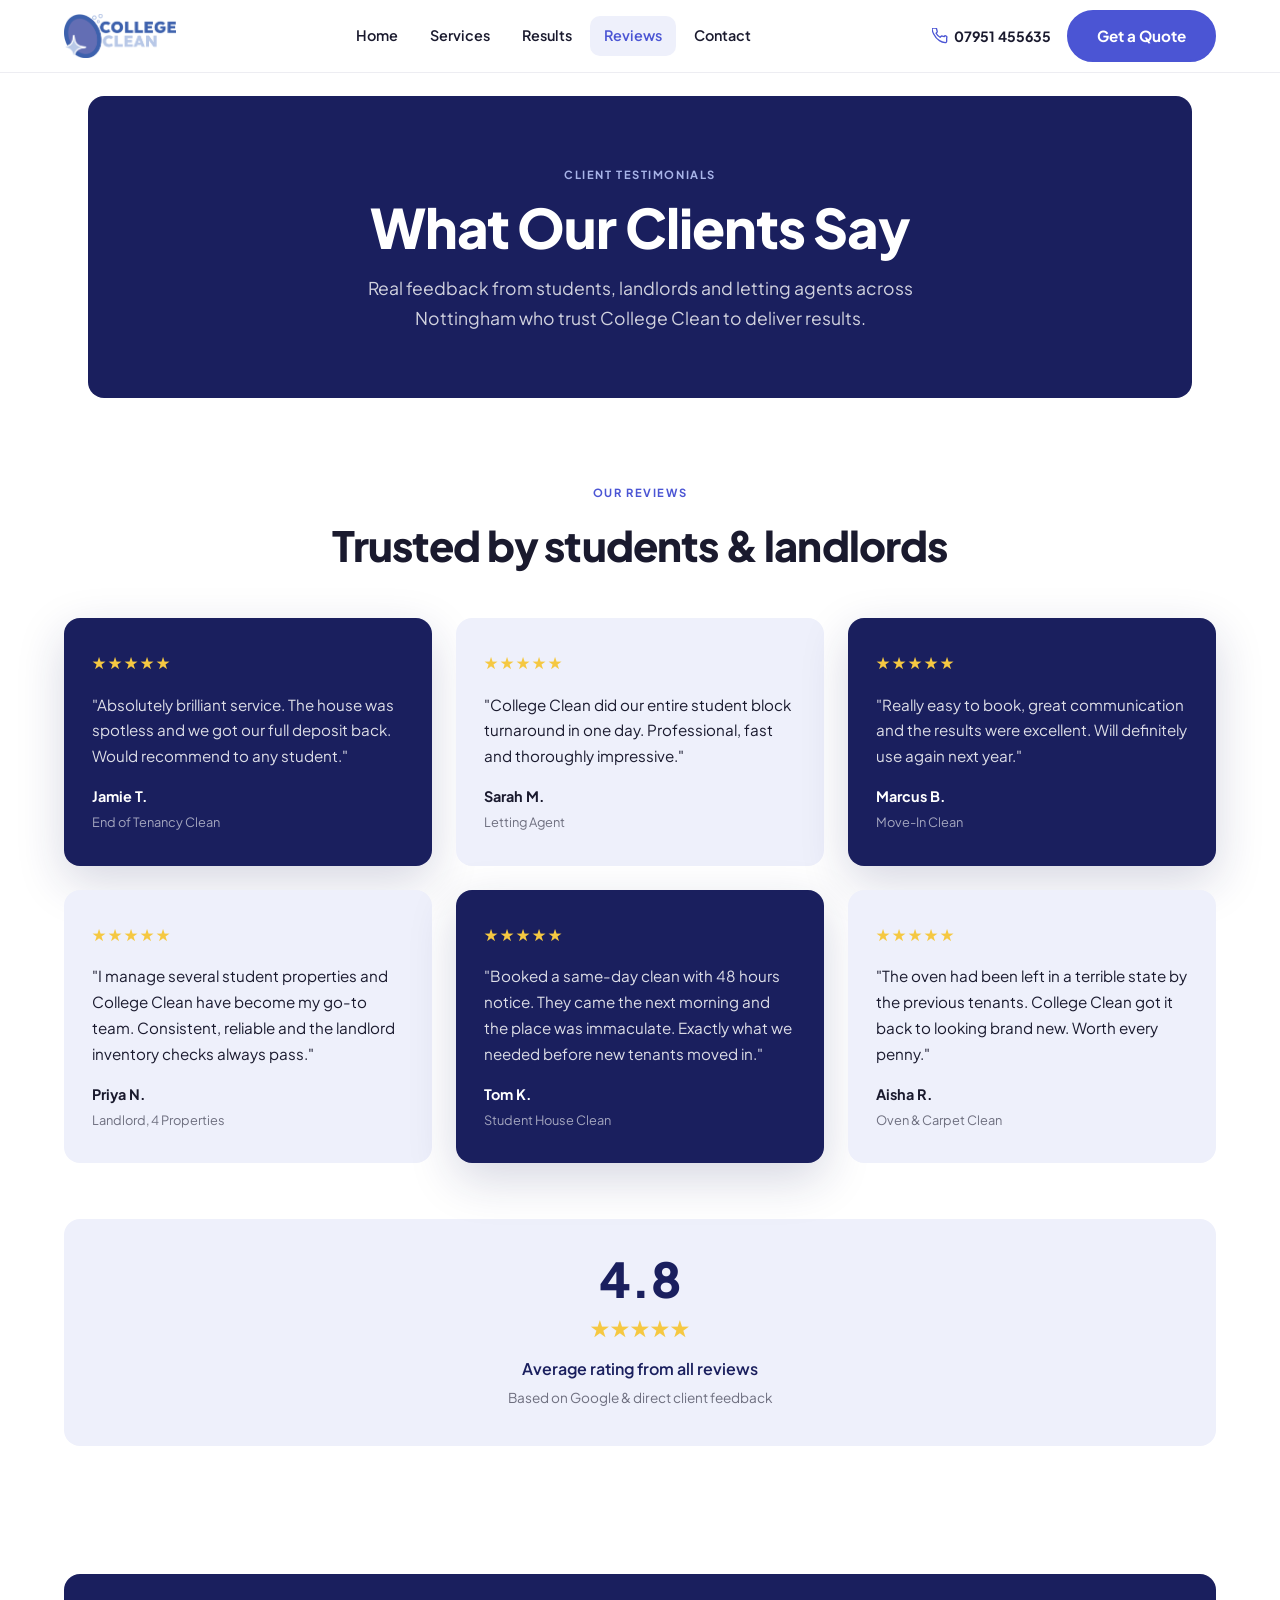
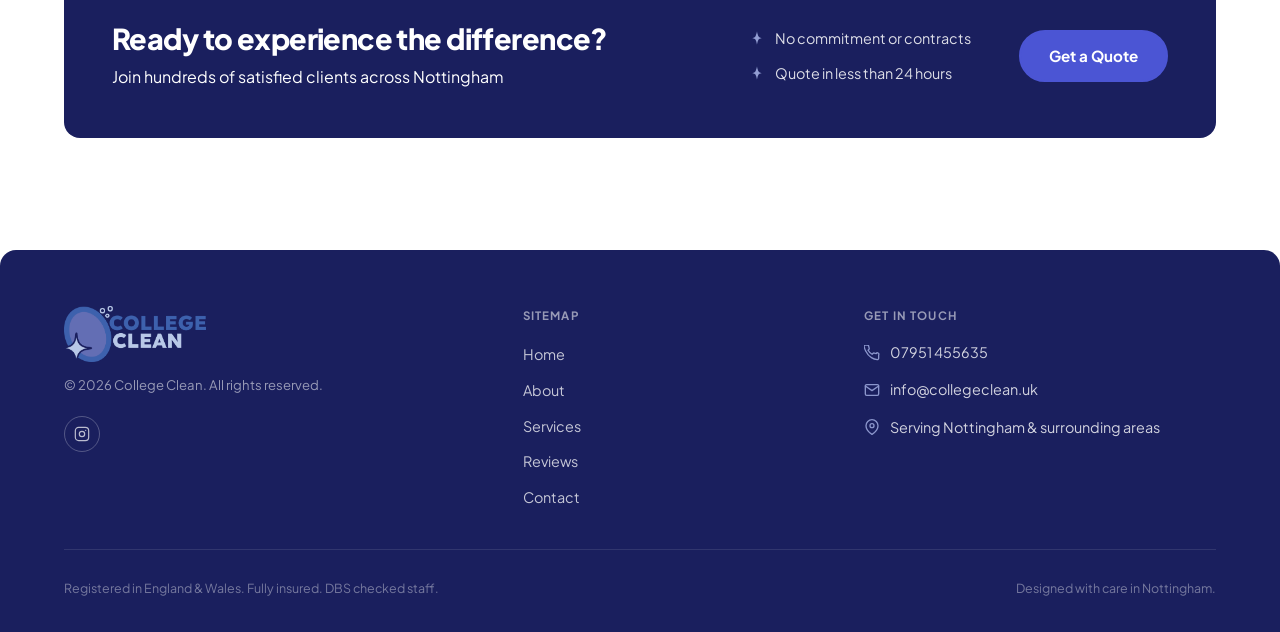
<file: college-clean/reviews.html>
<!DOCTYPE html>
<html lang="en">
<head>
  <meta charset="UTF-8" />
  <meta name="viewport" content="width=device-width, initial-scale=1.0" />
  <title>Reviews — College Clean Nottingham</title>
  <meta name="description" content="Read what students, landlords and letting agents say about College Clean Nottingham. 5-star rated student accommodation cleaning service." />
  <link rel="icon" type="image/png" href="assets/CollegeCleanLogo@4x.png" />
  <link rel="stylesheet" href="styles.css" />
  <link rel="preconnect" href="https://fonts.googleapis.com" />
  <link rel="preconnect" href="https://fonts.gstatic.com" crossorigin />
  <link href="https://fonts.googleapis.com/css2?family=Plus+Jakarta+Sans:wght@400;500;600;700;800&display=swap" rel="stylesheet" />
</head>
<body>

<!-- ===================== NAV ===================== -->
<header class="nav" role="banner">
  <div class="container">
    <div class="nav__inner">
      <a href="index.html" class="nav__logo" aria-label="College Clean home">
        <img src="assets/FC_Full_NoSubtext@4x.png" alt="College Clean logo"
             onerror="this.style.display='none';this.nextElementSibling.style.display='flex';" />
        <div class="nav__logo-placeholder" style="display:none;">
          <div class="logo-icon"><svg width="18" height="18" viewBox="0 0 24 24" fill="none" stroke="#fff" stroke-width="2.5"><path d="M12 2L15.09 8.26L22 9.27L17 14.14L18.18 21.02L12 17.77L5.82 21.02L7 14.14L2 9.27L8.91 8.26L12 2Z"/></svg></div>
          College Clean
        </div>
      </a>
      <nav class="nav__links" aria-label="Main navigation">
        <a href="index.html">Home</a>
        <a href="services.html">Services</a>
        <a href="results.html">Results</a>
        <a href="reviews.html">Reviews</a>
        <a href="contact.html">Contact</a>
      </nav>
      <div class="nav__right">
        <a href="tel:07951455635" class="nav__phone">
          <svg width="16" height="16" viewBox="0 0 24 24" fill="none" stroke="currentColor" stroke-width="2" stroke-linecap="round" stroke-linejoin="round" aria-hidden="true"><path d="M22 16.92v3a2 2 0 01-2.18 2 19.79 19.79 0 01-8.63-3.07A19.5 19.5 0 013.07 9.81 19.79 19.79 0 01.02 1.22 2 2 0 012 0h3a2 2 0 012 1.72c.127.96.361 1.903.7 2.81a2 2 0 01-.45 2.11L6.09 7.91a16 16 0 006 6l1.27-1.27a2 2 0 012.11-.45c.907.339 1.85.573 2.81.7A2 2 0 0122 14.92z"/></svg>
          07951 455635
        </a>
        <a href="contact.html" class="btn btn--primary">Get a Quote</a>
        <button class="nav__hamburger" aria-label="Open menu" aria-expanded="false">
          <span></span><span></span><span></span>
        </button>
      </div>
    </div>
  </div>
  <nav class="nav__mobile" aria-label="Mobile navigation">
    <a href="index.html">Home</a>
    <a href="services.html">Services</a>
    <a href="results.html">Results</a>
    <a href="reviews.html">Reviews</a>
    <a href="contact.html">Contact</a>
    <a href="tel:07951455635" class="nav__phone" style="padding:10px 14px;">
      <svg width="15" height="15" viewBox="0 0 24 24" fill="none" stroke="currentColor" stroke-width="2" stroke-linecap="round" stroke-linejoin="round"><path d="M22 16.92v3a2 2 0 01-2.18 2 19.79 19.79 0 01-8.63-3.07A19.5 19.5 0 013.07 9.81 19.79 19.79 0 01.02 1.22 2 2 0 012 0h3a2 2 0 012 1.72c.127.96.361 1.903.7 2.81a2 2 0 01-.45 2.11L6.09 7.91a16 16 0 006 6l1.27-1.27a2 2 0 012.11-.45c.907.339 1.85.573 2.81.7A2 2 0 0122 14.92z"/></svg>
      07951 455635
    </a>
    <a href="contact.html" class="btn btn--primary" style="text-align:center;">Get a Quote</a>
  </nav>
</header>

<main>

  <!-- ===================== HERO ===================== -->
  <div class="container" style="padding-top:0;">
    <section class="hero hero--page" aria-label="Reviews hero">
      <span class="label label--white">Client Testimonials</span>
      <h1>What Our Clients Say</h1>
      <p>Real feedback from students, landlords and letting agents across Nottingham who trust College Clean to deliver results.</p>
    </section>
  </div>

  <!-- ===================== REVIEWS GRID ===================== -->
  <section class="section" aria-labelledby="reviews-heading">
    <div class="container">
      <div class="section-head text-center">
        <span class="label">Our Reviews</span>
        <h2 id="reviews-heading">Trusted by students &amp; landlords</h2>
      </div>

      <div class="reviews-grid" role="list">

        <article class="review-card review-card--active" role="listitem">
          <div class="review-stars" aria-label="5 stars">★★★★★</div>
          <p class="review-text">"Absolutely brilliant service. The house was spotless and we got our full deposit back. Would recommend to any student."</p>
          <div class="review-author">
            <strong>Jamie T.</strong>
            <span>End of Tenancy Clean</span>
          </div>
        </article>

        <article class="review-card" role="listitem">
          <div class="review-stars" aria-label="5 stars">★★★★★</div>
          <p class="review-text">"College Clean did our entire student block turnaround in one day. Professional, fast and thoroughly impressive."</p>
          <div class="review-author">
            <strong>Sarah M.</strong>
            <span>Letting Agent</span>
          </div>
        </article>

        <article class="review-card review-card--active" role="listitem">
          <div class="review-stars" aria-label="5 stars">★★★★★</div>
          <p class="review-text">"Really easy to book, great communication and the results were excellent. Will definitely use again next year."</p>
          <div class="review-author">
            <strong>Marcus B.</strong>
            <span>Move-In Clean</span>
          </div>
        </article>

        <article class="review-card" role="listitem">
          <div class="review-stars" aria-label="5 stars">★★★★★</div>
          <p class="review-text">"I manage several student properties and College Clean have become my go-to team. Consistent, reliable and the landlord inventory checks always pass."</p>
          <div class="review-author">
            <strong>Priya N.</strong>
            <span>Landlord, 4 Properties</span>
          </div>
        </article>

        <article class="review-card review-card--active" role="listitem">
          <div class="review-stars" aria-label="5 stars">★★★★★</div>
          <p class="review-text">"Booked a same-day clean with 48 hours notice. They came the next morning and the place was immaculate. Exactly what we needed before new tenants moved in."</p>
          <div class="review-author">
            <strong>Tom K.</strong>
            <span>Student House Clean</span>
          </div>
        </article>

        <article class="review-card" role="listitem">
          <div class="review-stars" aria-label="5 stars">★★★★★</div>
          <p class="review-text">"The oven had been left in a terrible state by the previous tenants. College Clean got it back to looking brand new. Worth every penny."</p>
          <div class="review-author">
            <strong>Aisha R.</strong>
            <span>Oven &amp; Carpet Clean</span>
          </div>
        </article>

      </div>

      <!-- Rating summary -->
      <div style="text-align:center; margin-top:56px; padding:36px; background:var(--periwinkle); border-radius:var(--radius);">
        <div style="font-size:3rem; font-weight:800; color:var(--navy); line-height:1;">4.8</div>
        <div style="color:#f5c842; font-size:1.4rem; margin:8px 0;">★★★★★</div>
        <p style="font-weight:600; color:var(--navy); margin-bottom:4px;">Average rating from all reviews</p>
        <p style="font-size:0.85rem; opacity:0.6;">Based on Google &amp; direct client feedback</p>
      </div>
    </div>
  </section>

  <!-- ===================== CTA BANNER ===================== -->
  <section class="section--sm" aria-label="Get a quote">
    <div class="container">
      <div class="cta-banner">
        <div>
          <h2>Ready to experience the difference?</h2>
          <p>Join hundreds of satisfied clients across Nottingham</p>
        </div>
        <div class="cta-bullets">
          <div class="cta-bullet">
            <svg width="16" height="16" viewBox="0 0 24 24" fill="currentColor" style="color:#A8B4E8;flex-shrink:0;" aria-hidden="true"><path d="M12 2C12 2 12.8 7.2 14.4 9.6C16 12 21 12 21 12C21 12 16 12 14.4 14.4C12.8 16.8 12 22 12 22C12 22 11.2 16.8 9.6 14.4C8 12 3 12 3 12C3 12 8 12 9.6 9.6C11.2 7.2 12 2 12 2Z"/></svg>
            No commitment or contracts
          </div>
          <div class="cta-bullet">
            <svg width="16" height="16" viewBox="0 0 24 24" fill="currentColor" style="color:#A8B4E8;flex-shrink:0;" aria-hidden="true"><path d="M12 2C12 2 12.8 7.2 14.4 9.6C16 12 21 12 21 12C21 12 16 12 14.4 14.4C12.8 16.8 12 22 12 22C12 22 11.2 16.8 9.6 14.4C8 12 3 12 3 12C3 12 8 12 9.6 9.6C11.2 7.2 12 2 12 2Z"/></svg>
            Quote in less than 24 hours
          </div>
        </div>
        <a href="contact.html" class="btn btn--primary">Get a Quote</a>
      </div>
    </div>
  </section>

</main>

<!-- ===================== FOOTER ===================== -->
<footer class="footer" role="contentinfo">
  <div class="container">
    <div class="footer__grid">
      <div>
        <a href="index.html" aria-label="College Clean home">
          <img src="assets/FC_Full_NoSubtext@4x.png" alt="College Clean" style="height:56px;margin-bottom:12px;"
               onerror="this.style.display='none';this.nextElementSibling.style.display='flex';" />
          <div class="footer__logo-placeholder" style="display:none;">
            <div class="logo-icon"><svg width="16" height="16" viewBox="0 0 24 24" fill="none" stroke="#fff" stroke-width="2.5"><path d="M12 2L15.09 8.26L22 9.27L17 14.14L18.18 21.02L12 17.77L5.82 21.02L7 14.14L2 9.27L8.91 8.26L12 2Z"/></svg></div>
            College Clean
          </div>
        </a>
        <p class="footer__copy">© 2026 College Clean. All rights reserved.</p>
        <div class="footer__social" aria-label="Social media">
          <a href="https://www.instagram.com/college.cleaners/" class="social-icon" aria-label="Instagram" target="_blank" rel="noopener noreferrer"><svg width="16" height="16" viewBox="0 0 24 24" fill="none" stroke="currentColor" stroke-width="1.8"><rect x="2" y="2" width="20" height="20" rx="5" ry="5"/><circle cx="12" cy="12" r="4"/><circle cx="17.5" cy="6.5" r="1" fill="currentColor" stroke="none"/></svg></a>
        </div>
      </div>
      <nav aria-label="Footer navigation">
        <p class="footer__nav-heading">Sitemap</p>
        <ul class="footer__nav-list">
          <li><a href="index.html">Home</a></li>
          <li><a href="about.html">About</a></li>
          <li><a href="services.html">Services</a></li>
          <li><a href="reviews.html">Reviews</a></li>
          <li><a href="contact.html">Contact</a></li>
        </ul>
      </nav>
      <div>
        <p class="footer__nav-heading">Get in touch</p>
        <ul class="footer__contact-list">
          <li class="footer__contact-item">
            <svg width="16" height="16" viewBox="0 0 24 24" fill="none" stroke="currentColor" stroke-width="2" stroke-linecap="round" stroke-linejoin="round" aria-hidden="true"><path d="M22 16.92v3a2 2 0 01-2.18 2 19.79 19.79 0 01-8.63-3.07A19.5 19.5 0 013.07 9.81 19.79 19.79 0 01.02 1.22 2 2 0 012 0h3a2 2 0 012 1.72c.127.96.361 1.903.7 2.81a2 2 0 01-.45 2.11L6.09 7.91a16 16 0 006 6l1.27-1.27a2 2 0 012.11-.45c.907.339 1.85.573 2.81.7A2 2 0 0122 14.92z"/></svg>
            <a href="tel:07951455635">07951 455635</a>
          </li>
          <li class="footer__contact-item">
            <svg width="16" height="16" viewBox="0 0 24 24" fill="none" stroke="currentColor" stroke-width="2" stroke-linecap="round" stroke-linejoin="round" aria-hidden="true"><path d="M4 4h16c1.1 0 2 .9 2 2v12c0 1.1-.9 2-2 2H4c-1.1 0-2-.9-2-2V6c0-1.1.9-2 2-2z"/><polyline points="22,6 12,13 2,6"/></svg>
            <a href="mailto:info@collegeclean.uk">info@collegeclean.uk</a>
          </li>
          <li class="footer__contact-item">
            <svg width="16" height="16" viewBox="0 0 24 24" fill="none" stroke="currentColor" stroke-width="2" stroke-linecap="round" stroke-linejoin="round" aria-hidden="true"><path d="M21 10c0 7-9 13-9 13S3 17 3 10a9 9 0 0118 0z"/><circle cx="12" cy="10" r="3"/></svg>
            <span>Serving Nottingham &amp; surrounding areas</span>
          </li>
        </ul>
      </div>
    </div>
    <div class="footer__bottom">
      <p>Registered in England &amp; Wales. Fully insured. DBS checked staff.</p>
      <p>Designed with care in Nottingham.</p>
    </div>
  </div>
</footer>

<script src="main.js"></script>
</body>
</html>
</file>
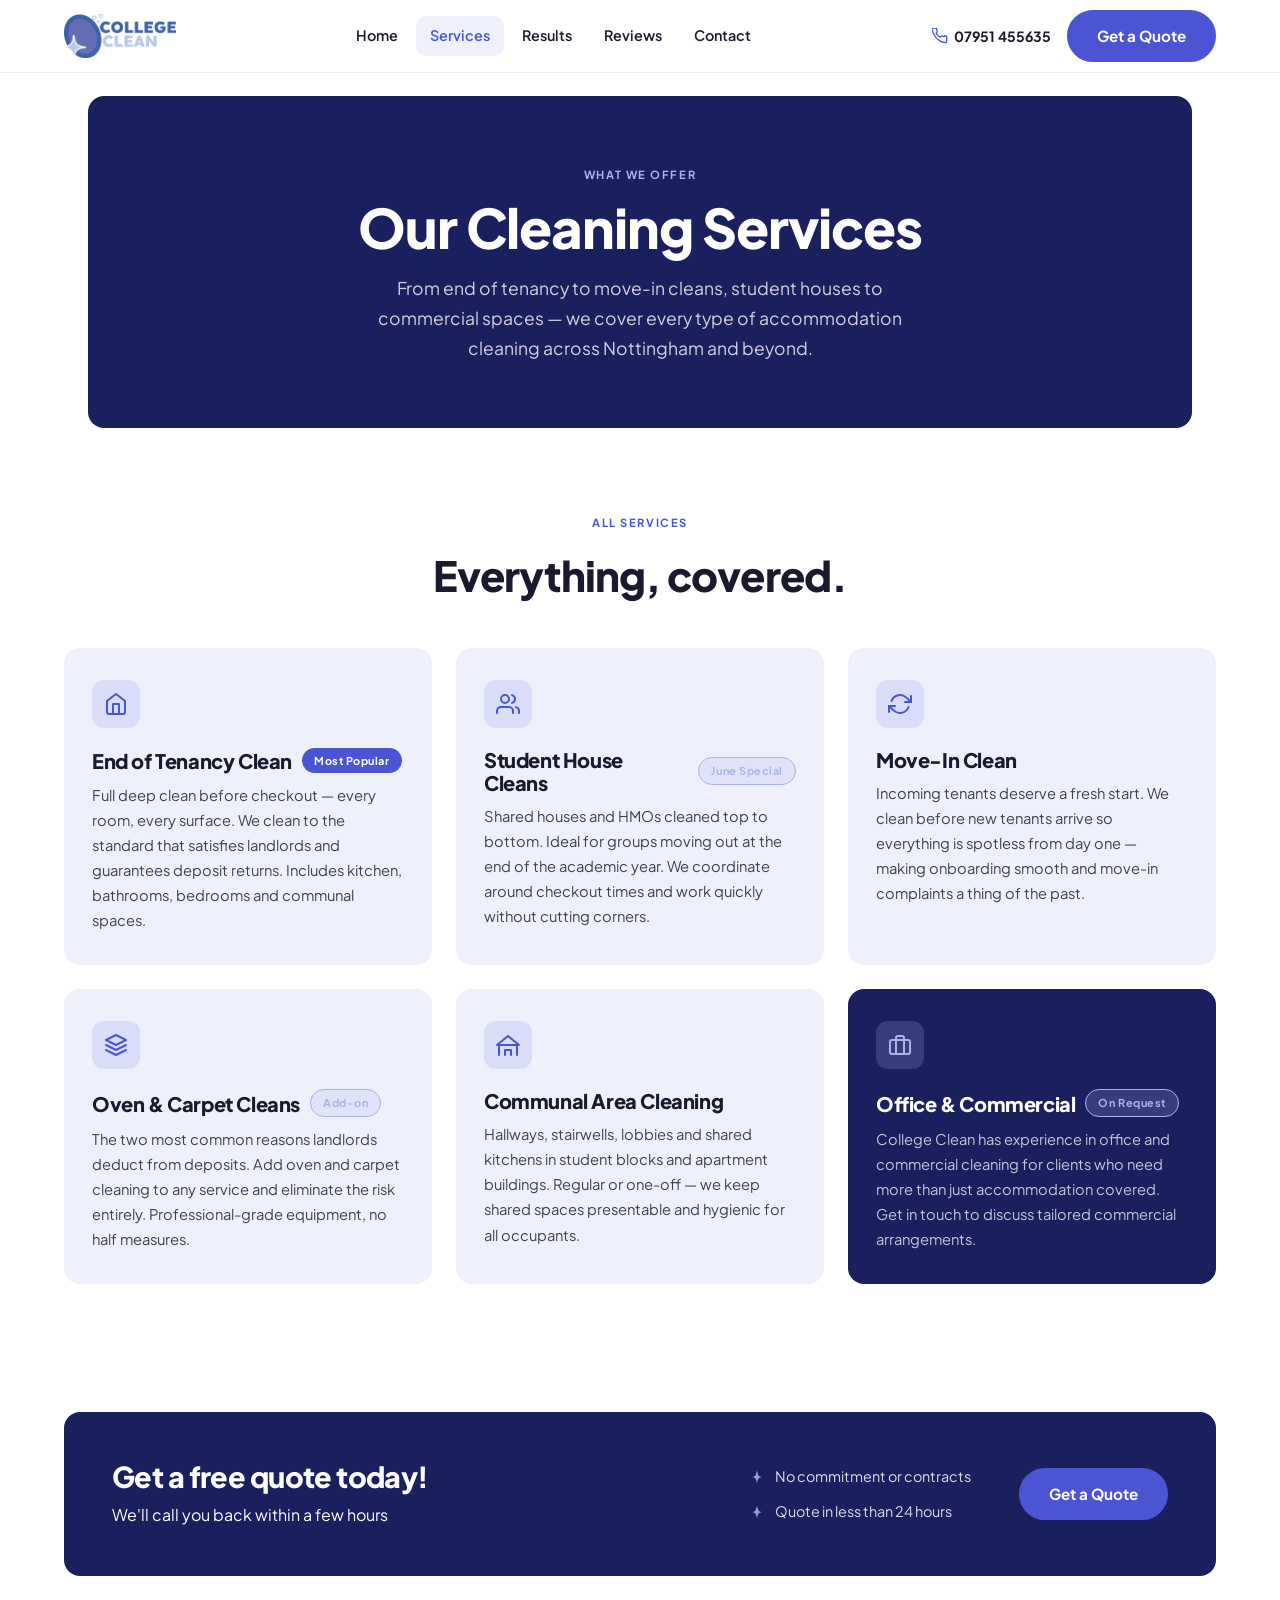
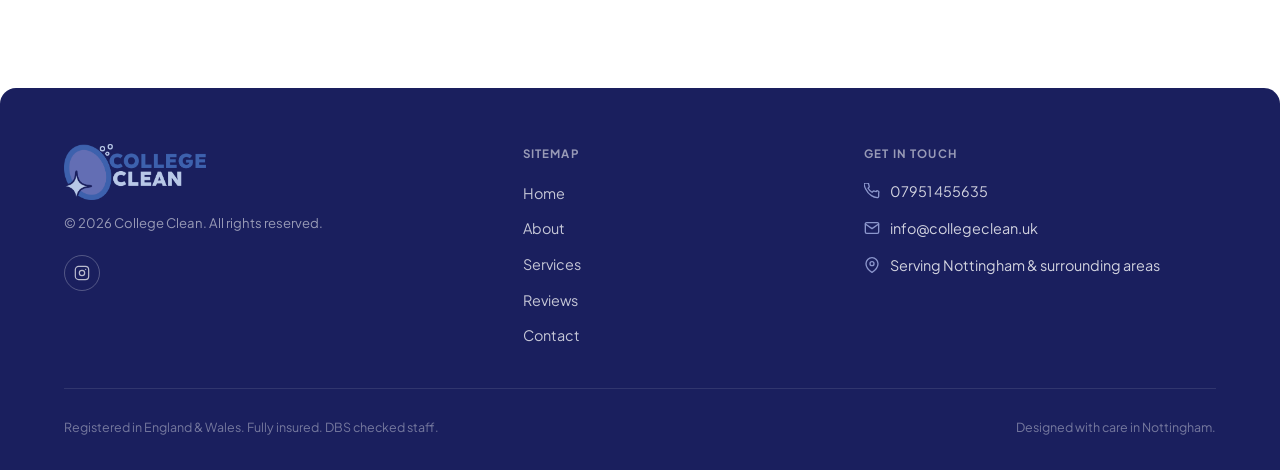
<file: college-clean/services.html>
<!DOCTYPE html>
<html lang="en">
<head>
  <meta charset="UTF-8" />
  <meta name="viewport" content="width=device-width, initial-scale=1.0" />
  <title>Services — College Clean Nottingham</title>
  <meta name="description" content="End of tenancy, student house, move-in, oven & carpet, communal area and commercial cleaning in Nottingham. Deposit-back results guaranteed." />
  <link rel="icon" type="image/png" href="assets/CollegeCleanLogo@4x.png" />
  <link rel="stylesheet" href="styles.css" />
  <link rel="preconnect" href="https://fonts.googleapis.com" />
  <link rel="preconnect" href="https://fonts.gstatic.com" crossorigin />
  <link href="https://fonts.googleapis.com/css2?family=Plus+Jakarta+Sans:wght@400;500;600;700;800&display=swap" rel="stylesheet" />
</head>
<body>

<!-- ===================== NAV ===================== -->
<header class="nav" role="banner">
  <div class="container">
    <div class="nav__inner">
      <a href="index.html" class="nav__logo" aria-label="College Clean home">
        <img src="assets/FC_Full_NoSubtext@4x.png" alt="College Clean logo"
             onerror="this.style.display='none';this.nextElementSibling.style.display='flex';" />
        <div class="nav__logo-placeholder" style="display:none;">
          <div class="logo-icon">
            <svg width="18" height="18" viewBox="0 0 24 24" fill="none" stroke="#fff" stroke-width="2.5"><path d="M12 2L15.09 8.26L22 9.27L17 14.14L18.18 21.02L12 17.77L5.82 21.02L7 14.14L2 9.27L8.91 8.26L12 2Z"/></svg>
          </div>
          College Clean
        </div>
      </a>
      <nav class="nav__links" aria-label="Main navigation">
        <a href="index.html">Home</a>
        <a href="services.html">Services</a>
        <a href="results.html">Results</a>
        <a href="reviews.html">Reviews</a>
        <a href="contact.html">Contact</a>
      </nav>
      <div class="nav__right">
        <a href="tel:07951455635" class="nav__phone">
          <svg width="16" height="16" viewBox="0 0 24 24" fill="none" stroke="currentColor" stroke-width="2" stroke-linecap="round" stroke-linejoin="round" aria-hidden="true"><path d="M22 16.92v3a2 2 0 01-2.18 2 19.79 19.79 0 01-8.63-3.07A19.5 19.5 0 013.07 9.81 19.79 19.79 0 01.02 1.22 2 2 0 012 0h3a2 2 0 012 1.72c.127.96.361 1.903.7 2.81a2 2 0 01-.45 2.11L6.09 7.91a16 16 0 006 6l1.27-1.27a2 2 0 012.11-.45c.907.339 1.85.573 2.81.7A2 2 0 0122 14.92z"/></svg>
          07951 455635
        </a>
        <a href="contact.html" class="btn btn--primary">Get a Quote</a>
        <button class="nav__hamburger" aria-label="Open menu" aria-expanded="false">
          <span></span><span></span><span></span>
        </button>
      </div>
    </div>
  </div>
  <nav class="nav__mobile" aria-label="Mobile navigation">
    <a href="index.html">Home</a>
    <a href="services.html">Services</a>
    <a href="results.html">Results</a>
    <a href="reviews.html">Reviews</a>
    <a href="contact.html">Contact</a>
    <a href="tel:07951455635" class="nav__phone" style="padding:10px 14px;">
      <svg width="15" height="15" viewBox="0 0 24 24" fill="none" stroke="currentColor" stroke-width="2" stroke-linecap="round" stroke-linejoin="round"><path d="M22 16.92v3a2 2 0 01-2.18 2 19.79 19.79 0 01-8.63-3.07A19.5 19.5 0 013.07 9.81 19.79 19.79 0 01.02 1.22 2 2 0 012 0h3a2 2 0 012 1.72c.127.96.361 1.903.7 2.81a2 2 0 01-.45 2.11L6.09 7.91a16 16 0 006 6l1.27-1.27a2 2 0 012.11-.45c.907.339 1.85.573 2.81.7A2 2 0 0122 14.92z"/></svg>
      07951 455635
    </a>
    <a href="contact.html" class="btn btn--primary" style="text-align:center;">Get a Quote</a>
  </nav>
</header>

<main>

  <!-- ===================== HERO ===================== -->
  <div class="container" style="padding-top:0;">
    <section class="hero hero--page" aria-label="Services hero">
      <span class="label label--white">What We Offer</span>
      <h1>Our Cleaning Services</h1>
      <p>From end of tenancy to move-in cleans, student houses to commercial spaces — we cover every type of accommodation cleaning across Nottingham and beyond.</p>
    </section>
  </div>

  <!-- ===================== 6 SERVICE CARDS ===================== -->
  <section class="section" aria-labelledby="services-cards-heading">
    <div class="container">
      <div class="section-head text-center">
        <span class="label">All Services</span>
        <h2 id="services-cards-heading">Everything, covered.</h2>
      </div>

      <div class="services-cards-grid">

        <!-- Card 1 -->
        <div class="card">
          <div class="card__icon" aria-hidden="true">
            <svg width="24" height="24" viewBox="0 0 24 24" fill="none" stroke="currentColor" stroke-width="2" stroke-linecap="round" stroke-linejoin="round"><path d="M3 9l9-7 9 7v11a2 2 0 01-2 2H5a2 2 0 01-2-2z"/><polyline points="9 22 9 12 15 12 15 22"/></svg>
          </div>
          <div style="display:flex;align-items:center;gap:10px;margin-bottom:10px;">
            <h3 style="margin:0;">End of Tenancy Clean</h3>
            <span class="badge badge--blue" style="font-size:0.68rem;">Most Popular</span>
          </div>
          <p>Full deep clean before checkout — every room, every surface. We clean to the standard that satisfies landlords and guarantees deposit returns. Includes kitchen, bathrooms, bedrooms and communal spaces.</p>
        </div>

        <!-- Card 2 -->
        <div class="card">
          <div class="card__icon" aria-hidden="true">
            <svg width="24" height="24" viewBox="0 0 24 24" fill="none" stroke="currentColor" stroke-width="2" stroke-linecap="round" stroke-linejoin="round"><path d="M17 21v-2a4 4 0 00-4-4H5a4 4 0 00-4 4v2"/><circle cx="9" cy="7" r="4"/><path d="M23 21v-2a4 4 0 00-3-3.87"/><path d="M16 3.13a4 4 0 010 7.75"/></svg>
          </div>
          <div style="display:flex;align-items:center;gap:10px;margin-bottom:10px;">
            <h3 style="margin:0;">Student House Cleans</h3>
            <span class="badge badge--accent" style="font-size:0.68rem;">June Special</span>
          </div>
          <p>Shared houses and HMOs cleaned top to bottom. Ideal for groups moving out at the end of the academic year. We coordinate around checkout times and work quickly without cutting corners.</p>
        </div>

        <!-- Card 3 -->
        <div class="card">
          <div class="card__icon" aria-hidden="true">
            <svg width="24" height="24" viewBox="0 0 24 24" fill="none" stroke="currentColor" stroke-width="2" stroke-linecap="round" stroke-linejoin="round"><polyline points="23 4 23 10 17 10"/><polyline points="1 20 1 14 7 14"/><path d="M3.51 9a9 9 0 0114.85-3.36L23 10M1 14l4.64 4.36A9 9 0 0020.49 15"/></svg>
          </div>
          <h3>Move-In Clean</h3>
          <p>Incoming tenants deserve a fresh start. We clean before new tenants arrive so everything is spotless from day one — making onboarding smooth and move-in complaints a thing of the past.</p>
        </div>

        <!-- Card 4 -->
        <div class="card">
          <div class="card__icon" aria-hidden="true">
            <svg width="24" height="24" viewBox="0 0 24 24" fill="none" stroke="currentColor" stroke-width="2" stroke-linecap="round" stroke-linejoin="round"><polygon points="12 2 2 7 12 12 22 7 12 2"/><polyline points="2 17 12 22 22 17"/><polyline points="2 12 12 17 22 12"/></svg>
          </div>
          <div style="display:flex;align-items:center;gap:10px;margin-bottom:10px;">
            <h3 style="margin:0;">Oven &amp; Carpet Cleans</h3>
            <span class="badge badge--accent" style="font-size:0.68rem;">Add-on</span>
          </div>
          <p>The two most common reasons landlords deduct from deposits. Add oven and carpet cleaning to any service and eliminate the risk entirely. Professional-grade equipment, no half measures.</p>
        </div>

        <!-- Card 5 -->
        <div class="card">
          <div class="card__icon" aria-hidden="true">
            <svg width="24" height="24" viewBox="0 0 24 24" fill="none" stroke="currentColor" stroke-width="2" stroke-linecap="round" stroke-linejoin="round"><path d="M3 22V12h18v10M1 12l11-9 11 9"/><path d="M9 22v-5h6v5"/></svg>
          </div>
          <h3>Communal Area Cleaning</h3>
          <p>Hallways, stairwells, lobbies and shared kitchens in student blocks and apartment buildings. Regular or one-off — we keep shared spaces presentable and hygienic for all occupants.</p>
        </div>

        <!-- Card 6 -->
        <div class="card card--navy">
          <div class="card__icon" aria-hidden="true">
            <svg width="24" height="24" viewBox="0 0 24 24" fill="none" stroke="currentColor" stroke-width="2" stroke-linecap="round" stroke-linejoin="round"><rect x="2" y="7" width="20" height="14" rx="2"/><path d="M16 21V5a2 2 0 00-2-2h-4a2 2 0 00-2 2v16"/></svg>
          </div>
          <div style="display:flex;align-items:center;gap:10px;margin-bottom:10px;">
            <h3 style="margin:0;">Office &amp; Commercial</h3>
            <span class="badge badge--accent" style="font-size:0.68rem;">On Request</span>
          </div>
          <p>College Clean has experience in office and commercial cleaning for clients who need more than just accommodation covered. Get in touch to discuss tailored commercial arrangements.</p>
        </div>

      </div>
    </div>
  </section>

  <!-- ===================== CTA BANNER ===================== -->
  <section class="section--sm" aria-label="Get a quote">
    <div class="container">
      <div class="cta-banner">
        <div>
          <h2>Get a free quote today!</h2>
          <p>We'll call you back within a few hours</p>
        </div>
        <div class="cta-bullets">
          <div class="cta-bullet">
            <svg width="16" height="16" viewBox="0 0 24 24" fill="currentColor" style="color:#A8B4E8;flex-shrink:0;" aria-hidden="true"><path d="M12 2C12 2 12.8 7.2 14.4 9.6C16 12 21 12 21 12C21 12 16 12 14.4 14.4C12.8 16.8 12 22 12 22C12 22 11.2 16.8 9.6 14.4C8 12 3 12 3 12C3 12 8 12 9.6 9.6C11.2 7.2 12 2 12 2Z"/></svg>
            No commitment or contracts
          </div>
          <div class="cta-bullet">
            <svg width="16" height="16" viewBox="0 0 24 24" fill="currentColor" style="color:#A8B4E8;flex-shrink:0;" aria-hidden="true"><path d="M12 2C12 2 12.8 7.2 14.4 9.6C16 12 21 12 21 12C21 12 16 12 14.4 14.4C12.8 16.8 12 22 12 22C12 22 11.2 16.8 9.6 14.4C8 12 3 12 3 12C3 12 8 12 9.6 9.6C11.2 7.2 12 2 12 2Z"/></svg>
            Quote in less than 24 hours
          </div>
        </div>
        <a href="contact.html" class="btn btn--primary">Get a Quote</a>
      </div>
    </div>
  </section>

</main>

<!-- ===================== FOOTER ===================== -->
<footer class="footer" role="contentinfo">
  <div class="container">
    <div class="footer__grid">
      <div>
        <a href="index.html" aria-label="College Clean home">
          <img src="assets/FC_Full_NoSubtext@4x.png" alt="College Clean" style="height:56px;margin-bottom:12px;"
               onerror="this.style.display='none';this.nextElementSibling.style.display='flex';" />
          <div class="footer__logo-placeholder" style="display:none;">
            <div class="logo-icon"><svg width="16" height="16" viewBox="0 0 24 24" fill="none" stroke="#fff" stroke-width="2.5"><path d="M12 2L15.09 8.26L22 9.27L17 14.14L18.18 21.02L12 17.77L5.82 21.02L7 14.14L2 9.27L8.91 8.26L12 2Z"/></svg></div>
            College Clean
          </div>
        </a>
        <p class="footer__copy">© 2026 College Clean. All rights reserved.</p>
        <div class="footer__social" aria-label="Social media">
          <a href="https://www.instagram.com/college.cleaners/" class="social-icon" aria-label="Instagram" target="_blank" rel="noopener noreferrer"><svg width="16" height="16" viewBox="0 0 24 24" fill="none" stroke="currentColor" stroke-width="1.8"><rect x="2" y="2" width="20" height="20" rx="5" ry="5"/><circle cx="12" cy="12" r="4"/><circle cx="17.5" cy="6.5" r="1" fill="currentColor" stroke="none"/></svg></a>
        </div>
      </div>
      <nav aria-label="Footer navigation">
        <p class="footer__nav-heading">Sitemap</p>
        <ul class="footer__nav-list">
          <li><a href="index.html">Home</a></li>
          <li><a href="about.html">About</a></li>
          <li><a href="services.html">Services</a></li>
          <li><a href="reviews.html">Reviews</a></li>
          <li><a href="contact.html">Contact</a></li>
        </ul>
      </nav>
      <div>
        <p class="footer__nav-heading">Get in touch</p>
        <ul class="footer__contact-list">
          <li class="footer__contact-item">
            <svg width="16" height="16" viewBox="0 0 24 24" fill="none" stroke="currentColor" stroke-width="2" stroke-linecap="round" stroke-linejoin="round" aria-hidden="true"><path d="M22 16.92v3a2 2 0 01-2.18 2 19.79 19.79 0 01-8.63-3.07A19.5 19.5 0 013.07 9.81 19.79 19.79 0 01.02 1.22 2 2 0 012 0h3a2 2 0 012 1.72c.127.96.361 1.903.7 2.81a2 2 0 01-.45 2.11L6.09 7.91a16 16 0 006 6l1.27-1.27a2 2 0 012.11-.45c.907.339 1.85.573 2.81.7A2 2 0 0122 14.92z"/></svg>
            <a href="tel:07951455635">07951 455635</a>
          </li>
          <li class="footer__contact-item">
            <svg width="16" height="16" viewBox="0 0 24 24" fill="none" stroke="currentColor" stroke-width="2" stroke-linecap="round" stroke-linejoin="round" aria-hidden="true"><path d="M4 4h16c1.1 0 2 .9 2 2v12c0 1.1-.9 2-2 2H4c-1.1 0-2-.9-2-2V6c0-1.1.9-2 2-2z"/><polyline points="22,6 12,13 2,6"/></svg>
            <a href="mailto:info@collegeclean.uk">info@collegeclean.uk</a>
          </li>
          <li class="footer__contact-item">
            <svg width="16" height="16" viewBox="0 0 24 24" fill="none" stroke="currentColor" stroke-width="2" stroke-linecap="round" stroke-linejoin="round" aria-hidden="true"><path d="M21 10c0 7-9 13-9 13S3 17 3 10a9 9 0 0118 0z"/><circle cx="12" cy="10" r="3"/></svg>
            <span>Serving Nottingham &amp; surrounding areas</span>
          </li>
        </ul>
      </div>
    </div>
    <div class="footer__bottom">
      <p>Registered in England &amp; Wales. Fully insured. DBS checked staff.</p>
      <p>Designed with care in Nottingham.</p>
    </div>
  </div>
</footer>

<script src="main.js"></script>
</body>
</html>
</file>
<file: college-clean/styles.css>
/* =====================================================
   College Clean — styles.css
   All site-wide styles. Single file for all 5 pages.
   ===================================================== */

/* ---------- Google Fonts ---------- */
@import url('https://fonts.googleapis.com/css2?family=Plus+Jakarta+Sans:wght@400;500;600;700;800&display=swap');

/* ---------- CSS Variables ---------- */
:root {
  --navy:       #1A1F5E;
  --blue:       #4B55D4;
  --periwinkle: #EEF0FB;
  --accent:     #A8B4E8;
  --body-text:  #1A1A2E;
  --white:      #ffffff;
  --shadow-sm:  0 2px 8px rgba(26, 31, 94, 0.08);
  --shadow-md:  0 8px 32px rgba(26, 31, 94, 0.14);
  --shadow-lg:  0 16px 48px rgba(26, 31, 94, 0.18);
  --radius:     16px;
  --radius-sm:  10px;
  --radius-pill:50px;
  --font:       'Plus Jakarta Sans', 'Inter', sans-serif;
  --transition: 0.22s cubic-bezier(0.4, 0, 0.2, 1);
}

/* ---------- Reset & Base ---------- */
*, *::before, *::after { box-sizing: border-box; margin: 0; padding: 0; }

html { scroll-behavior: smooth; font-size: 16px; }

body {
  font-family: var(--font);
  color: var(--body-text);
  background: var(--white);
  line-height: 1.6;
  -webkit-font-smoothing: antialiased;
}

img { max-width: 100%; display: block; }
a { color: inherit; text-decoration: none; }
ul { list-style: none; }

/* ---------- Utility ---------- */
.container {
  max-width: 1200px;
  margin: 0 auto;
  padding: 0 24px;
}

.section { padding: 80px 0; }
.section--sm { padding: 48px 0; }

.label {
  display: inline-block;
  font-size: 0.7rem;
  font-weight: 700;
  letter-spacing: 0.14em;
  text-transform: uppercase;
  color: var(--blue);
  margin-bottom: 12px;
}

.label--white { color: var(--accent); }

.btn {
  display: inline-flex;
  align-items: center;
  gap: 8px;
  padding: 12px 28px;
  border-radius: var(--radius-pill);
  font-family: var(--font);
  font-size: 0.95rem;
  font-weight: 700;
  cursor: pointer;
  transition: background var(--transition), color var(--transition), transform var(--transition), box-shadow var(--transition);
  border: 2px solid transparent;
  text-decoration: none;
}

.btn--primary {
  background: var(--blue);
  color: var(--white);
  border-color: var(--blue);
}
.btn--primary:hover {
  background: #3a44bb;
  border-color: #3a44bb;
  transform: translateY(-2px);
  box-shadow: 0 8px 24px rgba(75, 85, 212, 0.35);
}

.btn--outline {
  background: transparent;
  color: var(--white);
  border-color: rgba(255,255,255,0.45);
}
.btn--outline:hover {
  background: rgba(255,255,255,0.1);
  border-color: var(--white);
}

.btn--navy {
  background: var(--navy);
  color: var(--white);
  border-color: var(--navy);
}
.btn--navy:hover { background: #141850; }

.text-center { text-align: center; }
.mt-4  { margin-top: 16px; }
.mt-8  { margin-top: 32px; }
.mt-12 { margin-top: 48px; }

/* ---------- Headings ---------- */
h1, h2, h3, h4 {
  font-weight: 800;
  letter-spacing: -0.02em;
  line-height: 1.15;
}

h1 { font-size: clamp(2rem, 5vw, 3.4rem); }
h2 { font-size: clamp(1.6rem, 3.5vw, 2.6rem); }
h3 { font-size: 1.25rem; }
h4 { font-size: 1.05rem; }

p { line-height: 1.7; }

/* =====================================================
   NAV
   ===================================================== */
.nav {
  position: sticky;
  top: 0;
  z-index: 100;
  background: var(--white);
  box-shadow: 0 1px 0 rgba(26,31,94,0.08), var(--shadow-sm);
}

.nav__inner {
  display: flex;
  align-items: center;
  justify-content: space-between;
  height: 72px;
  gap: 24px;
}

.nav__logo img {
  height: 44px;
  width: auto;
  display: block;
}

/* Logo placeholder shown when logo.png is missing */
.nav__logo-placeholder {
  height: 44px;
  display: flex;
  align-items: center;
  gap: 10px;
  font-weight: 800;
  font-size: 1.1rem;
  color: var(--navy);
  letter-spacing: -0.02em;
}
.nav__logo-placeholder .logo-icon {
  width: 36px; height: 36px;
  background: var(--blue);
  border-radius: 8px;
  display: flex;
  align-items: center;
  justify-content: center;
}

.nav__links {
  display: flex;
  align-items: center;
  gap: 4px;
  flex: 1;
  justify-content: center;
}

.nav__links a {
  padding: 8px 14px;
  border-radius: var(--radius-sm);
  font-size: 0.9rem;
  font-weight: 600;
  color: var(--body-text);
  transition: color var(--transition), background var(--transition);
}
.nav__links a:hover,
.nav__links a.active {
  color: var(--blue);
  background: var(--periwinkle);
}

.nav__right {
  display: flex;
  align-items: center;
  gap: 16px;
}

.nav__phone {
  display: flex;
  align-items: center;
  gap: 6px;
  font-size: 0.88rem;
  font-weight: 700;
  color: var(--body-text);
  white-space: nowrap;
}
.nav__phone svg { color: var(--blue); flex-shrink: 0; }

.nav__hamburger {
  display: none;
  flex-direction: column;
  gap: 5px;
  background: none;
  border: none;
  cursor: pointer;
  padding: 4px;
}
.nav__hamburger span {
  display: block;
  width: 24px; height: 2px;
  background: var(--navy);
  border-radius: 2px;
  transition: var(--transition);
}

/* Mobile nav drawer */
.nav__mobile {
  display: none;
  flex-direction: column;
  background: var(--white);
  padding: 16px 24px 24px;
  border-top: 1px solid var(--periwinkle);
  gap: 8px;
}
.nav__mobile.open { display: flex; }
.nav__mobile a {
  padding: 10px 14px;
  border-radius: var(--radius-sm);
  font-weight: 600;
  font-size: 0.95rem;
  color: var(--body-text);
  transition: background var(--transition), color var(--transition);
}
.nav__mobile a:hover { background: var(--periwinkle); color: var(--blue); }
.nav__mobile .btn { margin-top: 8px; }

/* =====================================================
   HERO (shared base)
   ===================================================== */
.hero {
  background: var(--navy);
  border-radius: var(--radius);
  margin: 24px 24px 0;
  overflow: hidden;
  position: relative;
}

/* Home hero — two column */
.hero--home {
  display: grid;
  grid-template-columns: 1fr 420px;
  gap: 40px;
  padding: 64px 56px;
  align-items: center;
}

.hero__content { color: var(--white); }

.hero__location-badges {
  display: flex;
  gap: 10px;
  flex-wrap: wrap;
  margin-top: 28px;
}
.location-badge {
  display: inline-flex;
  align-items: center;
  gap: 6px;
  padding: 7px 16px;
  border: 2px solid rgba(255,255,255,0.3);
  border-radius: var(--radius-pill);
  font-size: 0.82rem;
  font-weight: 700;
  color: var(--white);
}
.location-badge svg { opacity: 0.7; }

/* Hero image placeholder */
.hero__image-placeholder {
  background: var(--periwinkle);
  border-radius: var(--radius);
  aspect-ratio: 1 / 1;
  max-height: 340px;
  display: flex;
  flex-direction: column;
  align-items: center;
  justify-content: center;
  gap: 12px;
  color: var(--accent);
  /* REPLACE: swap this div with <img src="assets/hero-room.jpg"> */
}
.hero__image-placeholder span {
  font-size: 0.75rem;
  font-weight: 600;
  letter-spacing: 0.06em;
  text-transform: uppercase;
  opacity: 0.6;
}

/* Page hero (non-home) */
.hero--page {
  padding: 64px 56px;
  text-align: center;
  color: var(--white);
  margin-bottom: 0;
}
.hero--page h1 { margin-bottom: 16px; }
.hero--page p  { font-size: 1.1rem; opacity: 0.8; max-width: 560px; margin: 0 auto; }

/* ---------- Trust Bar ---------- */
.trust-bar {
  display: flex;
  justify-content: center;
  flex-wrap: wrap;
  gap: 0;
  padding: 0 24px;
  margin-bottom: 0;
}
.trust-bar__inner {
  background: var(--white);
  border: 1px solid var(--periwinkle);
  border-radius: 0 0 var(--radius) var(--radius);
  box-shadow: var(--shadow-md);
  display: flex;
  divide: none;
  overflow: hidden;
  width: 100%;
  max-width: 1152px;
}
.trust-item {
  flex: 1;
  display: flex;
  align-items: center;
  justify-content: center;
  gap: 10px;
  padding: 18px 24px;
  font-size: 0.88rem;
  font-weight: 700;
  color: var(--body-text);
  border-right: 1px solid var(--periwinkle);
}
.trust-item:last-child { border-right: none; }
.trust-item svg { color: var(--blue); flex-shrink: 0; }

/* =====================================================
   FEATURE CARDS
   ===================================================== */
.cards-grid {
  display: grid;
  grid-template-columns: repeat(3, 1fr);
  gap: 24px;
}

.card {
  background: var(--periwinkle);
  border-radius: var(--radius);
  padding: 32px 28px;
  transition: transform var(--transition), box-shadow var(--transition);
}
.card:hover {
  transform: translateY(-4px);
  box-shadow: var(--shadow-md);
}

.card--navy {
  background: var(--navy);
  color: var(--white);
}

.card__icon {
  width: 48px; height: 48px;
  background: rgba(75,85,212,0.12);
  border-radius: 12px;
  display: flex;
  align-items: center;
  justify-content: center;
  margin-bottom: 20px;
  color: var(--blue);
}
.card--navy .card__icon {
  background: rgba(168,180,232,0.2);
  color: var(--accent);
}

.card h3 { margin-bottom: 10px; }
.card p  { font-size: 0.92rem; opacity: 0.82; }
.card--navy p { opacity: 0.75; }

/* =====================================================
   SERVICES LIST (dark navy)
   ===================================================== */
.services-list-section {
  background: var(--navy);
  border-radius: var(--radius);
  margin: 40px 0;
  padding: 56px 48px;
  color: var(--white);
}

.services-list-header {
  display: flex;
  align-items: flex-end;
  justify-content: space-between;
  margin-bottom: 40px;
  flex-wrap: wrap;
  gap: 16px;
}

.service-row {
  display: grid;
  grid-template-columns: 56px 1fr auto;
  align-items: center;
  gap: 20px 24px;
  padding: 28px 0;
  border-top: 1px solid rgba(255,255,255,0.1);
  transition: background var(--transition);
}
.service-row:last-child { border-bottom: 1px solid rgba(255,255,255,0.1); }

.service-row__icon {
  width: 52px; height: 52px;
  background: rgba(75,85,212,0.3);
  border-radius: 12px;
  display: flex;
  align-items: center;
  justify-content: center;
  color: var(--accent);
  flex-shrink: 0;
}

.service-row__body h4 { margin-bottom: 6px; font-size: 1.05rem; }
.service-row__body p  { font-size: 0.88rem; opacity: 0.7; }

.badge {
  display: inline-flex;
  align-items: center;
  padding: 4px 12px;
  border-radius: var(--radius-pill);
  font-size: 0.72rem;
  font-weight: 700;
  letter-spacing: 0.05em;
  white-space: nowrap;
  flex-shrink: 0;
}
.badge--blue   { background: var(--blue);  color: var(--white); }
.badge--accent { background: rgba(168,180,232,0.2); color: var(--accent); border: 1px solid var(--accent); }

/* =====================================================
   CTA BANNER
   ===================================================== */
.cta-banner {
  background: var(--navy);
  border-radius: var(--radius);
  padding: 48px 48px;
  color: var(--white);
  display: grid;
  grid-template-columns: 1fr auto auto;
  gap: 40px 48px;
  align-items: center;
}

.cta-banner h2 { margin-bottom: 8px; font-size: 1.8rem; }
.cta-banner > p { opacity: 0.75; font-size: 0.95rem; }

.cta-bullets {
  display: flex;
  flex-direction: column;
  gap: 12px;
}
.cta-bullet {
  display: flex;
  align-items: center;
  gap: 10px;
  font-size: 0.9rem;
  opacity: 0.85;
}

/* =====================================================
   REVIEWS
   ===================================================== */
.reviews-section { overflow: hidden; }

.reviews-carousel {
  display: flex;
  gap: 24px;
  transition: transform 0.5s cubic-bezier(0.4, 0, 0.2, 1);
  align-items: stretch;
}

.reviews-wrapper {
  overflow: hidden;
  padding: 16px 0;
}

.review-card {
  background: var(--periwinkle);
  border-radius: var(--radius);
  padding: 32px 28px;
  min-width: 340px;
  max-width: 340px;
  flex-shrink: 0;
  transition: transform var(--transition), box-shadow var(--transition);
  display: flex;
  flex-direction: column;
  gap: 16px;
}
.review-card--active {
  background: var(--navy);
  color: var(--white);
  transform: translateY(-8px);
  box-shadow: var(--shadow-lg);
}

.review-stars { color: #f5c842; font-size: 1rem; letter-spacing: 2px; }
.review-text  { font-size: 0.95rem; line-height: 1.7; flex: 1; }
.review-card--active .review-text { opacity: 0.85; }

.review-author { margin-top: auto; }
.review-author strong { display: block; font-size: 0.9rem; }
.review-author span   { font-size: 0.8rem; opacity: 0.6; }

.carousel-controls {
  display: flex;
  justify-content: center;
  gap: 12px;
  margin-top: 36px;
}
.carousel-btn {
  width: 44px; height: 44px;
  border-radius: 50%;
  border: 2px solid var(--periwinkle);
  background: var(--white);
  display: flex;
  align-items: center;
  justify-content: center;
  cursor: pointer;
  color: var(--navy);
  transition: all var(--transition);
}
.carousel-btn:hover { background: var(--navy); color: var(--white); border-color: var(--navy); }

.carousel-dots {
  display: flex;
  justify-content: center;
  gap: 8px;
  margin-top: 20px;
}
.carousel-dot {
  width: 8px; height: 8px;
  border-radius: 50%;
  background: var(--periwinkle);
  cursor: pointer;
  transition: background var(--transition), width var(--transition);
}
.carousel-dot.active {
  background: var(--blue);
  width: 24px;
  border-radius: 4px;
}

/* =====================================================
   REVIEWS PAGE — GRID
   ===================================================== */
.reviews-grid {
  display: grid;
  grid-template-columns: repeat(3, 1fr);
  gap: 24px;
}
.reviews-grid .review-card {
  min-width: unset;
  max-width: unset;
  transform: none !important;
}
.reviews-grid .review-card--active { transform: none !important; }

/* =====================================================
   FAQ ACCORDION
   ===================================================== */
.faq-section { background: var(--white); }

.faq-item {
  border-bottom: 1px solid #e8eaf0;
}
.faq-item:first-child { border-top: 1px solid #e8eaf0; }

.faq-question {
  display: flex;
  align-items: center;
  justify-content: space-between;
  gap: 16px;
  padding: 22px 0;
  cursor: pointer;
  font-weight: 700;
  font-size: 1rem;
  color: var(--body-text);
  background: none;
  border: none;
  width: 100%;
  text-align: left;
  font-family: var(--font);
  transition: color var(--transition);
}
.faq-question:hover { color: var(--blue); }

.faq-toggle {
  width: 32px; height: 32px;
  border-radius: 50%;
  background: var(--periwinkle);
  display: flex;
  align-items: center;
  justify-content: center;
  flex-shrink: 0;
  color: var(--navy);
  transition: background var(--transition), transform var(--transition);
}
.faq-item.open .faq-toggle { background: var(--blue); color: var(--white); transform: rotate(45deg); }

.faq-answer {
  overflow: hidden;
  max-height: 0;
  transition: max-height 0.38s ease, padding 0.3s ease;
}
.faq-item.open .faq-answer { max-height: 400px; }

.faq-answer p {
  padding-bottom: 24px;
  font-size: 0.95rem;
  opacity: 0.8;
  line-height: 1.75;
}

/* =====================================================
   ABOUT PAGE
   ===================================================== */
.about-split {
  display: grid;
  grid-template-columns: 1fr 1fr;
  gap: 64px;
  align-items: center;
}
.about-split__text h2 { margin-bottom: 20px; }
.about-split__text p  { margin-bottom: 16px; opacity: 0.85; }

.about-img-placeholder {
  background: var(--periwinkle);
  border-radius: var(--radius);
  aspect-ratio: 4 / 3;
  display: flex;
  flex-direction: column;
  align-items: center;
  justify-content: center;
  gap: 12px;
  color: var(--accent);
  /* REPLACE: swap with <img src="assets/team.jpg" alt="College Clean team"> */
}
.about-img-placeholder span {
  font-size: 0.72rem;
  font-weight: 700;
  letter-spacing: 0.08em;
  text-transform: uppercase;
  opacity: 0.55;
}

.dark-block {
  background: var(--navy);
  border-radius: var(--radius);
  padding: 56px;
  color: var(--white);
  text-align: center;
}
.dark-block h2 { margin-bottom: 16px; }
.dark-block p  { opacity: 0.75; max-width: 560px; margin: 0 auto 32px; }

.team-photo-placeholder {
  width: 100%;
  max-width: 560px;
  margin: 0 auto;
  aspect-ratio: 16/7;
  background: rgba(255,255,255,0.08);
  border-radius: var(--radius-sm);
  display: flex;
  flex-direction: column;
  align-items: center;
  justify-content: center;
  gap: 10px;
  color: var(--accent);
  /* REPLACE: swap with <img src="assets/team-photo.jpg"> */
}
.team-photo-placeholder span {
  font-size: 0.72rem;
  font-weight: 700;
  letter-spacing: 0.08em;
  text-transform: uppercase;
  opacity: 0.45;
}

.trust-pillars {
  display: grid;
  grid-template-columns: repeat(3, 1fr);
  gap: 24px;
  margin-top: 48px;
}
.trust-pillar {
  text-align: center;
  background: var(--periwinkle);
  border-radius: var(--radius);
  padding: 32px 24px;
}
.trust-pillar__icon {
  width: 52px; height: 52px;
  background: rgba(75,85,212,0.12);
  border-radius: 12px;
  display: flex;
  align-items: center;
  justify-content: center;
  margin: 0 auto 16px;
  color: var(--blue);
}
.trust-pillar h4 { margin-bottom: 8px; }
.trust-pillar p  { font-size: 0.88rem; opacity: 0.75; }

/* =====================================================
   CONTACT PAGE
   ===================================================== */
.contact-grid {
  display: grid;
  grid-template-columns: 1fr 380px;
  gap: 48px;
  align-items: start;
}

.form-card {
  background: var(--white);
  border: 1px solid var(--periwinkle);
  border-radius: var(--radius);
  padding: 40px;
  box-shadow: var(--shadow-sm);
}

.form-group { margin-bottom: 20px; }
.form-label {
  display: block;
  font-size: 0.82rem;
  font-weight: 700;
  letter-spacing: 0.05em;
  text-transform: uppercase;
  color: var(--navy);
  margin-bottom: 7px;
}
.form-input,
.form-select,
.form-textarea {
  width: 100%;
  padding: 12px 16px;
  border: 1.5px solid #d4d8f0;
  border-radius: var(--radius-sm);
  font-family: var(--font);
  font-size: 0.95rem;
  color: var(--body-text);
  background: var(--white);
  transition: border-color var(--transition), box-shadow var(--transition);
  outline: none;
}
.form-input:focus,
.form-select:focus,
.form-textarea:focus {
  border-color: var(--blue);
  box-shadow: 0 0 0 3px rgba(75,85,212,0.12);
}
.form-textarea {
  resize: vertical;
  min-height: 120px;
}
.form-select { appearance: none; cursor: pointer; }

.contact-info-card {
  background: var(--navy);
  border-radius: var(--radius);
  padding: 36px 32px;
  color: var(--white);
}
.contact-info-card h3 { margin-bottom: 24px; }

.contact-info-item {
  display: flex;
  align-items: flex-start;
  gap: 14px;
  padding: 16px 0;
  border-bottom: 1px solid rgba(255,255,255,0.1);
}
.contact-info-item:last-of-type { border-bottom: none; }

.contact-info-item__icon {
  width: 40px; height: 40px;
  background: rgba(75,85,212,0.3);
  border-radius: 10px;
  display: flex;
  align-items: center;
  justify-content: center;
  color: var(--accent);
  flex-shrink: 0;
}
.contact-info-item__text strong { display: block; font-size: 0.8rem; letter-spacing: 0.06em; text-transform: uppercase; opacity: 0.6; margin-bottom: 3px; }
.contact-info-item__text a { font-weight: 600; color: var(--white); transition: color var(--transition); }
.contact-info-item__text a:hover { color: var(--accent); }

/* =====================================================
   FOOTER
   ===================================================== */
.footer {
  background: var(--navy);
  border-radius: var(--radius) var(--radius) 0 0;
  margin: 64px 0 0;
  color: var(--white);
  padding: 56px 0 32px;
}

.footer__grid {
  display: grid;
  grid-template-columns: 1.4fr 1fr 1.2fr;
  gap: 48px;
  padding-bottom: 40px;
  border-bottom: 1px solid rgba(255,255,255,0.1);
}

.footer__logo { margin-bottom: 16px; }
.footer__logo img { height: 40px; }

.footer__logo-placeholder {
  height: 40px;
  display: flex;
  align-items: center;
  gap: 10px;
  font-weight: 800;
  font-size: 1rem;
  color: var(--white);
  margin-bottom: 16px;
}
.footer__logo-placeholder .logo-icon {
  width: 34px; height: 34px;
  background: var(--blue);
  border-radius: 8px;
  display: flex;
  align-items: center;
  justify-content: center;
}

.footer__copy { font-size: 0.82rem; opacity: 0.55; margin-top: 4px; }

.footer__social {
  display: flex;
  gap: 10px;
  margin-top: 20px;
}
.social-icon {
  width: 36px; height: 36px;
  border-radius: 50%;
  border: 1.5px solid rgba(255,255,255,0.25);
  display: flex;
  align-items: center;
  justify-content: center;
  color: rgba(255,255,255,0.7);
  transition: border-color var(--transition), color var(--transition), background var(--transition);
  cursor: pointer;
}
.social-icon:hover { border-color: var(--white); color: var(--white); background: rgba(255,255,255,0.08); }

.footer__nav-heading {
  font-size: 0.72rem;
  font-weight: 700;
  letter-spacing: 0.1em;
  text-transform: uppercase;
  opacity: 0.55;
  margin-bottom: 16px;
}

.footer__nav-list { display: flex; flex-direction: column; gap: 10px; }
.footer__nav-list a {
  font-size: 0.9rem;
  opacity: 0.75;
  transition: opacity var(--transition), color var(--transition);
}
.footer__nav-list a:hover { opacity: 1; color: var(--accent); }

.footer__contact-list { display: flex; flex-direction: column; gap: 14px; }
.footer__contact-item {
  display: flex;
  align-items: center;
  gap: 10px;
  font-size: 0.9rem;
  opacity: 0.8;
}
.footer__contact-item svg { color: var(--accent); flex-shrink: 0; }
.footer__contact-item a { transition: color var(--transition); }
.footer__contact-item a:hover { color: var(--accent); }

.footer__bottom {
  padding-top: 28px;
  display: flex;
  align-items: center;
  justify-content: space-between;
  flex-wrap: wrap;
  gap: 12px;
}
.footer__bottom p { font-size: 0.78rem; opacity: 0.4; }

/* =====================================================
   HERO IMAGE
   ===================================================== */
.hero__img-wrap {
  border-radius: var(--radius);
  overflow: hidden;
  align-self: stretch;
  min-height: 320px;
}
.hero__img {
  width: 100%;
  height: 100%;
  object-fit: cover;
  object-position: center top;
  display: block;
}

/* =====================================================
   RESULTS PREVIEW (homepage teaser)
   ===================================================== */
.results-preview-grid {
  display: grid;
  grid-template-columns: 1fr 1fr 1fr;
  grid-template-rows: auto;
  gap: 16px;
  margin-top: 40px;
}
.results-preview-card {
  position: relative;
  border-radius: var(--radius);
  overflow: hidden;
  aspect-ratio: 4 / 3;
  background: var(--periwinkle);
}
.results-preview-card--wide {
  grid-column: 1 / 2;
  grid-row: 1 / 2;
}
.results-preview-card img {
  width: 100%;
  height: 100%;
  object-fit: cover;
  display: block;
  transition: transform 0.4s ease;
}
.results-preview-card:hover img { transform: scale(1.04); }

.results-tag {
  position: absolute;
  top: 12px;
  left: 12px;
  background: var(--blue);
  color: var(--white);
  font-size: 0.72rem;
  font-weight: 700;
  letter-spacing: 0.08em;
  text-transform: uppercase;
  padding: 4px 10px;
  border-radius: var(--radius-pill);
}

/* =====================================================
   BEFORE / AFTER SLIDER
   ===================================================== */
.ba-slider {
  position: relative;
  border-radius: var(--radius);
  overflow: hidden;
  cursor: ew-resize;
  user-select: none;
  max-width: 560px;
  margin: 0 auto;
  box-shadow: var(--shadow-lg);
}
.ba-img {
  display: block;
  width: 100%;
  height: auto;
}
.ba-before-wrap {
  position: absolute;
  inset: 0;
  clip-path: inset(0 50% 0 0);
  overflow: hidden;
}
.ba-img--before {
  position: absolute;
  top: 0;
  left: 0;
  width: 100%;
  height: 100%;
  object-fit: cover;
}
.ba-divider {
  position: absolute;
  top: 0;
  bottom: 0;
  left: 50%;
  width: 3px;
  background: var(--white);
  transform: translateX(-50%);
  pointer-events: none;
  z-index: 2;
}
.ba-handle {
  position: absolute;
  top: 50%;
  left: 50%;
  transform: translate(-50%, -50%);
  width: 48px;
  height: 48px;
  border-radius: 50%;
  background: var(--white);
  box-shadow: var(--shadow-md);
  display: flex;
  align-items: center;
  justify-content: center;
  gap: 0;
  color: var(--navy);
}
.ba-handle svg { flex-shrink: 0; }

.ba-label {
  position: absolute;
  bottom: 16px;
  font-size: 0.72rem;
  font-weight: 700;
  letter-spacing: 0.1em;
  text-transform: uppercase;
  padding: 5px 12px;
  border-radius: var(--radius-pill);
  pointer-events: none;
  z-index: 3;
}
.ba-label--left  { left: 16px;  background: rgba(0,0,0,0.55); color: var(--white); }
.ba-label--right { right: 16px; background: var(--blue); color: var(--white); }

.ba-range {
  position: absolute;
  inset: 0;
  width: 100%;
  height: 100%;
  opacity: 0;
  cursor: ew-resize;
  z-index: 4;
  margin: 0;
}

/* =====================================================
   BEFORE / AFTER TABS
   ===================================================== */
.ba-tabs {
  display: flex;
  gap: 8px;
  justify-content: center;
  margin: 0 0 32px;
}
.ba-tab {
  padding: 10px 32px;
  border-radius: var(--radius-pill);
  border: 2px solid var(--blue);
  background: transparent;
  color: var(--blue);
  font-family: var(--font);
  font-size: 0.9rem;
  font-weight: 700;
  cursor: pointer;
  transition: background var(--transition), color var(--transition);
}
.ba-tab--active {
  background: var(--blue);
  color: var(--white);
}
.ba-tab:not(.ba-tab--active):hover {
  background: rgba(75,85,212,0.08);
}

/* Light tabs for dark (navy) section backgrounds */
.ba-tab--light {
  border-color: rgba(255,255,255,0.5);
  color: var(--white);
}
.ba-tab--light.ba-tab--active {
  background: var(--white);
  color: var(--navy);
  border-color: var(--white);
}
.ba-tab--light:not(.ba-tab--active):hover {
  background: rgba(255,255,255,0.12);
  border-color: rgba(255,255,255,0.8);
}

.ba-panel { display: none; }
.ba-panel--active { display: block; }

/* =====================================================
   PHOTO GALLERY GRID
   ===================================================== */
.gallery-grid {
  display: grid;
  grid-template-columns: repeat(3, 1fr);
  gap: 16px;
}
.gallery-grid--3 { grid-template-columns: repeat(3, 1fr); }
.gallery-grid--2 { grid-template-columns: repeat(2, 1fr); }

.gallery-item {
  position: relative;
  border-radius: var(--radius-sm);
  overflow: hidden;
  aspect-ratio: 4 / 3;
  background: rgba(26,31,94,0.08);
}
.gallery-item--tall { aspect-ratio: 3 / 4; }
.gallery-item img {
  width: 100%;
  height: 100%;
  object-fit: cover;
  display: block;
  transition: transform 0.4s ease;
}
.gallery-item:hover img { transform: scale(1.04); }
.gallery-item .results-tag { z-index: 2; }

/* =====================================================
   SERVICES PAGE — 3x2 GRID
   ===================================================== */
.services-cards-grid {
  display: grid;
  grid-template-columns: repeat(3, 1fr);
  gap: 24px;
}

/* =====================================================
   SECTION DIVIDERS / SPACING
   ===================================================== */
.section-head { margin-bottom: 48px; }
.section-head h2 { margin-top: 8px; }

/* =====================================================
   SPARKLE SVG reuse
   ===================================================== */
.sparkle { display: inline-block; line-height: 0; }

/* =====================================================
   RESPONSIVE
   ===================================================== */
@media (max-width: 1024px) {
  .cards-grid { grid-template-columns: repeat(2, 1fr); }
  .hero--home {
    grid-template-columns: 1fr;
    text-align: center;
    padding: 48px 36px;
  }
  .hero__img-wrap { max-width: 400px; margin: 0 auto; min-height: 260px; align-self: auto; }
  .results-preview-grid { grid-template-columns: 1fr 1fr; }
  .gallery-grid { grid-template-columns: repeat(2, 1fr); }
  .gallery-grid--3 { grid-template-columns: repeat(2, 1fr); }
  .hero__location-badges { justify-content: center; }
  .cta-banner {
    grid-template-columns: 1fr;
    text-align: center;
    gap: 24px;
  }
  .cta-bullets { align-items: center; }
  .about-split { grid-template-columns: 1fr; gap: 40px; }
  .contact-grid { grid-template-columns: 1fr; }
  .footer__grid { grid-template-columns: 1fr 1fr; }
  .services-cards-grid { grid-template-columns: repeat(2, 1fr); }
  .reviews-grid { grid-template-columns: repeat(2, 1fr); }
}

@media (max-width: 768px) {
  h1 { font-size: 2rem; }
  h2 { font-size: 1.6rem; }
  .section { padding: 56px 0; }

  .nav__links,
  .nav__phone,
  .nav__right .btn { display: none; }
  .nav__hamburger { display: flex; }

  .hero { margin: 12px 12px 0; }
  .hero--home { padding: 40px 28px; }
  .hero--page { padding: 48px 28px; }

  .trust-bar__inner { flex-direction: column; }
  .trust-item { border-right: none; border-bottom: 1px solid var(--periwinkle); }
  .trust-item:last-child { border-bottom: none; }

  .cards-grid { grid-template-columns: 1fr; }
  .services-cards-grid { grid-template-columns: 1fr; }
  .reviews-grid { grid-template-columns: 1fr; }
  .trust-pillars { grid-template-columns: 1fr; }

  .services-list-section { padding: 40px 24px; }
  .service-row { grid-template-columns: 48px 1fr; }
  .service-row > .badge { grid-column: 2; }

  .cta-banner { padding: 36px 28px; }
  .dark-block { padding: 40px 24px; }

  .footer__grid { grid-template-columns: 1fr; gap: 32px; }
  .footer { margin-top: 40px; }

  .reviews-carousel { gap: 16px; }
  .review-card { min-width: 280px; max-width: 280px; }

  .form-card { padding: 28px 20px; }
  .contact-info-card { padding: 28px 20px; }

  .results-preview-grid { grid-template-columns: 1fr; }
  .gallery-grid { grid-template-columns: repeat(2, 1fr); }
  .gallery-grid--3 { grid-template-columns: 1fr 1fr; }
}

@media (max-width: 480px) {
  .container { padding: 0 16px; }
  h1 { font-size: 1.75rem; }
  .btn { padding: 11px 20px; font-size: 0.88rem; }
}
</file>
